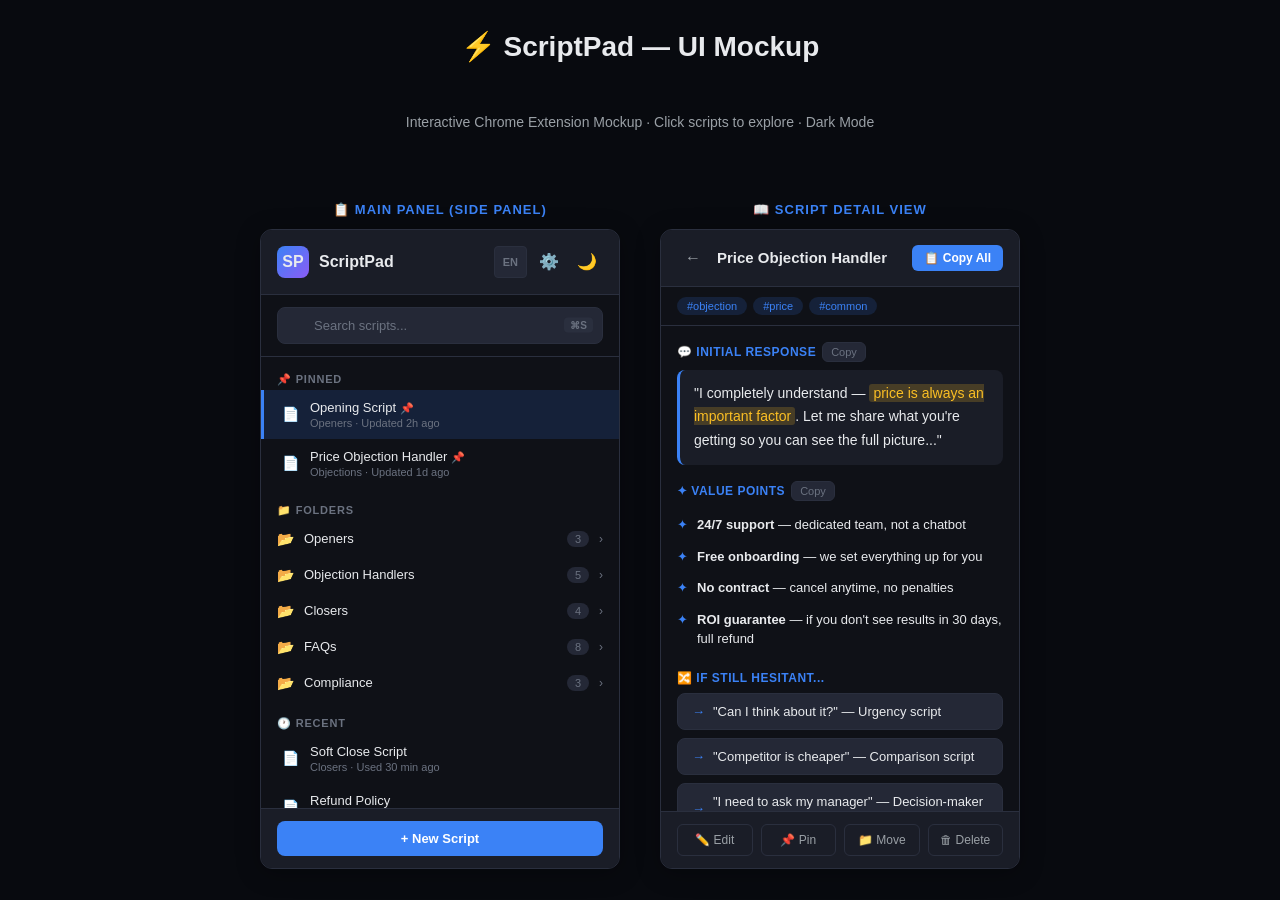
<file: mockup/index.html>
<!DOCTYPE html>
<html lang="en">
<head>
<meta charset="UTF-8">
<meta name="viewport" content="width=device-width, initial-scale=1.0">
<title>ScriptPad - UI Mockup</title>
<style>
  * { margin: 0; padding: 0; box-sizing: border-box; }
  @import url('https://fonts.googleapis.com/css2?family=Inter:wght@400;500;600;700&display=swap');

  :root {
    --bg-primary: #0f1117;
    --bg-secondary: #1a1d27;
    --bg-tertiary: #242836;
    --bg-hover: #2a2f3e;
    --bg-active: #323848;
    --text-primary: #e8eaed;
    --text-secondary: #9aa0a6;
    --text-muted: #6b7280;
    --accent: #3b82f6;
    --accent-hover: #2563eb;
    --accent-soft: rgba(59, 130, 246, 0.15);
    --border: #2a2f3e;
    --success: #34d399;
    --danger: #f87171;
    --warning: #fbbf24;
    --radius: 8px;
    --radius-sm: 6px;
    --shadow: 0 4px 24px rgba(0,0,0,0.3);
  }

  body {
    font-family: 'Inter', -apple-system, BlinkMacSystemFont, sans-serif;
    background: #080a0f;
    color: var(--text-primary);
    display: flex;
    justify-content: center;
    align-items: flex-start;
    min-height: 100vh;
    padding: 30px;
    gap: 40px;
    flex-wrap: wrap;
  }

  h1.page-title {
    width: 100%;
    text-align: center;
    font-size: 28px;
    font-weight: 700;
    margin-bottom: 10px;
    color: var(--text-primary);
  }
  .page-subtitle {
    width: 100%;
    text-align: center;
    color: var(--text-secondary);
    font-size: 14px;
    margin-bottom: 30px;
  }

  .mockup-label {
    text-align: center;
    font-size: 13px;
    font-weight: 600;
    color: var(--accent);
    text-transform: uppercase;
    letter-spacing: 1px;
    margin-bottom: 12px;
  }

  /* ===== SIDE PANEL MOCKUP ===== */
  .side-panel {
    width: 360px;
    height: 640px;
    background: var(--bg-primary);
    border-radius: 12px;
    border: 1px solid var(--border);
    display: flex;
    flex-direction: column;
    overflow: hidden;
    box-shadow: var(--shadow);
  }

  .panel-header {
    padding: 16px;
    border-bottom: 1px solid var(--border);
    display: flex;
    align-items: center;
    gap: 10px;
    background: var(--bg-secondary);
  }
  .logo {
    width: 32px;
    height: 32px;
    background: linear-gradient(135deg, #3b82f6, #8b5cf6);
    border-radius: 8px;
    display: flex;
    align-items: center;
    justify-content: center;
    font-size: 16px;
    font-weight: 700;
  }
  .panel-header h2 {
    font-size: 16px;
    font-weight: 700;
    flex: 1;
  }
  .header-actions {
    display: flex;
    gap: 6px;
  }
  .icon-btn {
    width: 32px;
    height: 32px;
    border-radius: var(--radius-sm);
    border: none;
    background: transparent;
    color: var(--text-secondary);
    cursor: pointer;
    display: flex;
    align-items: center;
    justify-content: center;
    font-size: 16px;
    transition: all 0.15s;
  }
  .icon-btn:hover {
    background: var(--bg-hover);
    color: var(--text-primary);
  }

  .search-bar {
    padding: 12px 16px;
    border-bottom: 1px solid var(--border);
  }
  .search-input {
    width: 100%;
    padding: 10px 12px 10px 36px;
    background: var(--bg-tertiary);
    border: 1px solid var(--border);
    border-radius: var(--radius);
    color: var(--text-primary);
    font-size: 13px;
    outline: none;
    transition: border-color 0.2s;
    position: relative;
  }
  .search-input:focus {
    border-color: var(--accent);
  }
  .search-input::placeholder {
    color: var(--text-muted);
  }
  .search-wrapper {
    position: relative;
  }
  .search-icon {
    position: absolute;
    left: 12px;
    top: 50%;
    transform: translateY(-50%);
    color: var(--text-muted);
    font-size: 14px;
    pointer-events: none;
  }
  .search-shortcut {
    position: absolute;
    right: 10px;
    top: 50%;
    transform: translateY(-50%);
    background: var(--bg-hover);
    color: var(--text-muted);
    font-size: 10px;
    padding: 2px 6px;
    border-radius: 4px;
    font-weight: 600;
  }

  .panel-content {
    flex: 1;
    overflow-y: auto;
    padding: 8px 0;
  }
  .panel-content::-webkit-scrollbar {
    width: 4px;
  }
  .panel-content::-webkit-scrollbar-thumb {
    background: var(--bg-tertiary);
    border-radius: 4px;
  }

  .section-label {
    padding: 8px 16px 4px;
    font-size: 11px;
    font-weight: 600;
    color: var(--text-muted);
    text-transform: uppercase;
    letter-spacing: 0.8px;
    display: flex;
    align-items: center;
    gap: 6px;
  }

  .script-item {
    padding: 10px 16px;
    display: flex;
    align-items: center;
    gap: 10px;
    cursor: pointer;
    transition: background 0.15s;
    border-left: 3px solid transparent;
  }
  .script-item:hover {
    background: var(--bg-hover);
  }
  .script-item.active {
    background: var(--accent-soft);
    border-left-color: var(--accent);
  }
  .script-icon {
    font-size: 14px;
    width: 20px;
    text-align: center;
    flex-shrink: 0;
  }
  .script-info {
    flex: 1;
    min-width: 0;
  }
  .script-title {
    font-size: 13px;
    font-weight: 500;
    white-space: nowrap;
    overflow: hidden;
    text-overflow: ellipsis;
  }
  .script-meta {
    font-size: 11px;
    color: var(--text-muted);
    margin-top: 2px;
  }
  .copy-btn {
    width: 28px;
    height: 28px;
    border-radius: var(--radius-sm);
    border: none;
    background: transparent;
    color: var(--text-muted);
    cursor: pointer;
    display: flex;
    align-items: center;
    justify-content: center;
    font-size: 13px;
    transition: all 0.15s;
    opacity: 0;
    flex-shrink: 0;
  }
  .script-item:hover .copy-btn {
    opacity: 1;
  }
  .copy-btn:hover {
    background: var(--accent);
    color: white;
  }

  .folder-item {
    padding: 10px 16px;
    display: flex;
    align-items: center;
    gap: 10px;
    cursor: pointer;
    transition: background 0.15s;
  }
  .folder-item:hover {
    background: var(--bg-hover);
  }
  .folder-icon {
    font-size: 14px;
  }
  .folder-name {
    font-size: 13px;
    font-weight: 500;
    flex: 1;
  }
  .folder-count {
    font-size: 11px;
    color: var(--text-muted);
    background: var(--bg-tertiary);
    padding: 2px 8px;
    border-radius: 10px;
  }
  .folder-arrow {
    color: var(--text-muted);
    font-size: 12px;
  }

  .panel-footer {
    padding: 12px 16px;
    border-top: 1px solid var(--border);
    background: var(--bg-secondary);
  }
  .add-btn {
    width: 100%;
    padding: 10px;
    background: var(--accent);
    color: white;
    border: none;
    border-radius: var(--radius);
    font-size: 13px;
    font-weight: 600;
    cursor: pointer;
    transition: background 0.15s;
    display: flex;
    align-items: center;
    justify-content: center;
    gap: 6px;
  }
  .add-btn:hover {
    background: var(--accent-hover);
  }

  /* ===== SCRIPT VIEW MOCKUP ===== */
  .script-view {
    width: 360px;
    height: 640px;
    background: var(--bg-primary);
    border-radius: 12px;
    border: 1px solid var(--border);
    display: flex;
    flex-direction: column;
    overflow: hidden;
    box-shadow: var(--shadow);
  }

  .script-view-header {
    padding: 12px 16px;
    border-bottom: 1px solid var(--border);
    background: var(--bg-secondary);
    display: flex;
    align-items: center;
    gap: 8px;
  }
  .back-btn {
    width: 32px;
    height: 32px;
    border-radius: var(--radius-sm);
    border: none;
    background: transparent;
    color: var(--text-secondary);
    cursor: pointer;
    display: flex;
    align-items: center;
    justify-content: center;
    font-size: 16px;
    transition: all 0.15s;
  }
  .back-btn:hover {
    background: var(--bg-hover);
    color: var(--text-primary);
  }
  .script-view-title {
    font-size: 15px;
    font-weight: 600;
    flex: 1;
  }
  .copy-all-btn {
    padding: 6px 12px;
    background: var(--accent);
    color: white;
    border: none;
    border-radius: var(--radius-sm);
    font-size: 12px;
    font-weight: 600;
    cursor: pointer;
    display: flex;
    align-items: center;
    gap: 4px;
    transition: background 0.15s;
  }
  .copy-all-btn:hover {
    background: var(--accent-hover);
  }

  .script-tags {
    padding: 10px 16px;
    display: flex;
    gap: 6px;
    flex-wrap: wrap;
    border-bottom: 1px solid var(--border);
  }
  .tag {
    padding: 3px 10px;
    background: var(--accent-soft);
    color: var(--accent);
    border-radius: 12px;
    font-size: 11px;
    font-weight: 500;
  }

  .script-body {
    flex: 1;
    overflow-y: auto;
    padding: 16px;
  }
  .script-body::-webkit-scrollbar {
    width: 4px;
  }
  .script-body::-webkit-scrollbar-thumb {
    background: var(--bg-tertiary);
    border-radius: 4px;
  }

  .script-section {
    margin-bottom: 16px;
  }
  .script-section-title {
    font-size: 12px;
    font-weight: 600;
    color: var(--accent);
    text-transform: uppercase;
    letter-spacing: 0.5px;
    margin-bottom: 8px;
    display: flex;
    align-items: center;
    gap: 6px;
  }
  .script-text {
    font-size: 14px;
    line-height: 1.7;
    color: var(--text-primary);
    background: var(--bg-secondary);
    padding: 12px 14px;
    border-radius: var(--radius);
    border-left: 3px solid var(--accent);
    position: relative;
  }
  .script-text .highlight {
    background: rgba(251, 191, 36, 0.2);
    color: var(--warning);
    padding: 1px 4px;
    border-radius: 3px;
    font-weight: 500;
  }

  .bullet-list {
    list-style: none;
    padding: 0;
  }
  .bullet-list li {
    padding: 6px 0 6px 20px;
    font-size: 13px;
    color: var(--text-primary);
    position: relative;
    line-height: 1.5;
  }
  .bullet-list li::before {
    content: "✦";
    position: absolute;
    left: 0;
    color: var(--accent);
  }

  .branch-options {
    display: flex;
    flex-direction: column;
    gap: 8px;
    margin-top: 8px;
  }
  .branch-btn {
    padding: 10px 14px;
    background: var(--bg-tertiary);
    border: 1px solid var(--border);
    border-radius: var(--radius);
    color: var(--text-primary);
    font-size: 13px;
    cursor: pointer;
    display: flex;
    align-items: center;
    gap: 8px;
    transition: all 0.15s;
    text-align: left;
  }
  .branch-btn:hover {
    border-color: var(--accent);
    background: var(--accent-soft);
  }
  .branch-arrow {
    color: var(--accent);
    font-weight: 600;
  }

  .section-copy-btn {
    float: right;
    padding: 3px 8px;
    background: var(--bg-tertiary);
    border: 1px solid var(--border);
    border-radius: var(--radius-sm);
    color: var(--text-muted);
    font-size: 11px;
    cursor: pointer;
    transition: all 0.15s;
  }
  .section-copy-btn:hover {
    background: var(--accent);
    color: white;
    border-color: var(--accent);
  }

  .script-view-footer {
    padding: 12px 16px;
    border-top: 1px solid var(--border);
    background: var(--bg-secondary);
    display: flex;
    gap: 8px;
  }
  .footer-btn {
    flex: 1;
    padding: 8px;
    border-radius: var(--radius-sm);
    border: 1px solid var(--border);
    background: transparent;
    color: var(--text-secondary);
    font-size: 12px;
    cursor: pointer;
    display: flex;
    align-items: center;
    justify-content: center;
    gap: 4px;
    transition: all 0.15s;
  }
  .footer-btn:hover {
    background: var(--bg-hover);
    color: var(--text-primary);
  }
  .footer-btn.danger:hover {
    color: var(--danger);
    border-color: var(--danger);
  }

  /* ===== INTERACTIVE STATE ===== */
  .view-container {
    display: flex;
    flex-direction: column;
    align-items: center;
  }

  .nav-tabs {
    display: flex;
    gap: 4px;
    background: var(--bg-secondary);
    padding: 4px;
    border-radius: var(--radius);
    margin-bottom: 16px;
  }
  .nav-tab {
    padding: 8px 16px;
    border: none;
    background: transparent;
    color: var(--text-muted);
    font-size: 12px;
    font-weight: 600;
    cursor: pointer;
    border-radius: var(--radius-sm);
    transition: all 0.15s;
  }
  .nav-tab.active {
    background: var(--accent);
    color: white;
  }
  .nav-tab:hover:not(.active) {
    color: var(--text-primary);
  }

  /* toast */
  .toast {
    position: fixed;
    bottom: 30px;
    left: 50%;
    transform: translateX(-50%) translateY(100px);
    background: var(--success);
    color: #000;
    padding: 10px 20px;
    border-radius: var(--radius);
    font-size: 13px;
    font-weight: 600;
    transition: transform 0.3s ease;
    z-index: 100;
  }
  .toast.show {
    transform: translateX(-50%) translateY(0);
  }

  /* Language badge */
  .lang-badge {
    font-size: 11px;
    padding: 2px 8px;
    background: var(--bg-tertiary);
    border-radius: 4px;
    color: var(--text-muted);
    font-weight: 600;
    cursor: pointer;
    border: 1px solid var(--border);
    transition: all 0.15s;
  }
  .lang-badge:hover {
    border-color: var(--accent);
    color: var(--accent);
  }

  /* Pin indicator */
  .pin { color: var(--warning); font-size: 11px; }

  /* Responsive */
  @media (max-width: 800px) {
    body { padding: 20px 10px; }
    .side-panel, .script-view { width: 100%; max-width: 400px; }
  }
</style>
</head>
<body>

<h1 class="page-title">⚡ ScriptPad — UI Mockup</h1>
<p class="page-subtitle">Interactive Chrome Extension Mockup &middot; Click scripts to explore &middot; Dark Mode</p>

<!-- ===== SIDE PANEL: MAIN VIEW ===== -->
<div class="view-container">
  <div class="mockup-label">📋 Main Panel (Side Panel)</div>
  <div class="side-panel" id="mainPanel">
    <!-- Header -->
    <div class="panel-header">
      <div class="logo">SP</div>
      <h2>ScriptPad</h2>
      <div class="header-actions">
        <button class="lang-badge" onclick="toggleLang()" id="langBtn">EN</button>
        <button class="icon-btn" title="Settings">⚙️</button>
        <button class="icon-btn" title="Theme" onclick="toggleTheme()">🌙</button>
      </div>
    </div>

    <!-- Search -->
    <div class="search-bar">
      <div class="search-wrapper">
        <span class="search-icon">🔍</span>
        <input type="text" class="search-input" placeholder="Search scripts..." id="searchInput" oninput="filterScripts()">
        <span class="search-shortcut">⌘S</span>
      </div>
    </div>

    <!-- Content -->
    <div class="panel-content" id="panelContent">
      <!-- Pinned -->
      <div class="section-label">📌 Pinned</div>
      <div class="script-item active" onclick="showScript('opening')">
        <span class="script-icon">📄</span>
        <div class="script-info">
          <div class="script-title">Opening Script <span class="pin">📌</span></div>
          <div class="script-meta">Openers &middot; Updated 2h ago</div>
        </div>
        <button class="copy-btn" onclick="event.stopPropagation(); copyToast()">📋</button>
      </div>
      <div class="script-item" onclick="showScript('price')">
        <span class="script-icon">📄</span>
        <div class="script-info">
          <div class="script-title">Price Objection Handler <span class="pin">📌</span></div>
          <div class="script-meta">Objections &middot; Updated 1d ago</div>
        </div>
        <button class="copy-btn" onclick="event.stopPropagation(); copyToast()">📋</button>
      </div>

      <!-- Folders -->
      <div class="section-label" style="margin-top: 8px;">📁 Folders</div>
      <div class="folder-item">
        <span class="folder-icon">📂</span>
        <span class="folder-name">Openers</span>
        <span class="folder-count">3</span>
        <span class="folder-arrow">›</span>
      </div>
      <div class="folder-item">
        <span class="folder-icon">📂</span>
        <span class="folder-name">Objection Handlers</span>
        <span class="folder-count">5</span>
        <span class="folder-arrow">›</span>
      </div>
      <div class="folder-item">
        <span class="folder-icon">📂</span>
        <span class="folder-name">Closers</span>
        <span class="folder-count">4</span>
        <span class="folder-arrow">›</span>
      </div>
      <div class="folder-item">
        <span class="folder-icon">📂</span>
        <span class="folder-name">FAQs</span>
        <span class="folder-count">8</span>
        <span class="folder-arrow">›</span>
      </div>
      <div class="folder-item">
        <span class="folder-icon">📂</span>
        <span class="folder-name">Compliance</span>
        <span class="folder-count">3</span>
        <span class="folder-arrow">›</span>
      </div>

      <!-- Recent -->
      <div class="section-label" style="margin-top: 8px;">🕐 Recent</div>
      <div class="script-item" onclick="showScript('closing')">
        <span class="script-icon">📄</span>
        <div class="script-info">
          <div class="script-title">Soft Close Script</div>
          <div class="script-meta">Closers &middot; Used 30 min ago</div>
        </div>
        <button class="copy-btn" onclick="event.stopPropagation(); copyToast()">📋</button>
      </div>
      <div class="script-item">
        <span class="script-icon">📄</span>
        <div class="script-info">
          <div class="script-title">Refund Policy</div>
          <div class="script-meta">FAQs &middot; Used 1h ago</div>
        </div>
        <button class="copy-btn" onclick="event.stopPropagation(); copyToast()">📋</button>
      </div>
      <div class="script-item">
        <span class="script-icon">📄</span>
        <div class="script-info">
          <div class="script-title">Compliance Disclosure</div>
          <div class="script-meta">Compliance &middot; Used 2h ago</div>
        </div>
        <button class="copy-btn" onclick="event.stopPropagation(); copyToast()">📋</button>
      </div>
    </div>

    <!-- Footer -->
    <div class="panel-footer">
      <button class="add-btn">+ New Script</button>
    </div>
  </div>
</div>

<!-- ===== SCRIPT VIEW ===== -->
<div class="view-container">
  <div class="mockup-label">📖 Script Detail View</div>
  <div class="script-view">
    <!-- Header -->
    <div class="script-view-header">
      <button class="back-btn">←</button>
      <span class="script-view-title">Price Objection Handler</span>
      <button class="copy-all-btn" onclick="copyToast()">📋 Copy All</button>
    </div>

    <!-- Tags -->
    <div class="script-tags">
      <span class="tag">#objection</span>
      <span class="tag">#price</span>
      <span class="tag">#common</span>
    </div>

    <!-- Body -->
    <div class="script-body">
      <!-- Section 1 -->
      <div class="script-section">
        <div class="script-section-title">
          💬 Initial Response
          <button class="section-copy-btn" onclick="copyToast()">Copy</button>
        </div>
        <div class="script-text">
          "I completely understand — <span class="highlight">price is always an important factor</span>. Let me share what you're getting so you can see the full picture..."
        </div>
      </div>

      <!-- Section 2 -->
      <div class="script-section">
        <div class="script-section-title">
          ✦ Value Points
          <button class="section-copy-btn" onclick="copyToast()">Copy</button>
        </div>
        <ul class="bullet-list">
          <li><strong>24/7 support</strong> — dedicated team, not a chatbot</li>
          <li><strong>Free onboarding</strong> — we set everything up for you</li>
          <li><strong>No contract</strong> — cancel anytime, no penalties</li>
          <li><strong>ROI guarantee</strong> — if you don't see results in 30 days, full refund</li>
        </ul>
      </div>

      <!-- Section 3: Branching -->
      <div class="script-section">
        <div class="script-section-title">
          🔀 If still hesitant...
        </div>
        <div class="branch-options">
          <button class="branch-btn">
            <span class="branch-arrow">→</span>
            "Can I think about it?" — Urgency script
          </button>
          <button class="branch-btn">
            <span class="branch-arrow">→</span>
            "Competitor is cheaper" — Comparison script
          </button>
          <button class="branch-btn">
            <span class="branch-arrow">→</span>
            "I need to ask my manager" — Decision-maker script
          </button>
          <button class="branch-btn">
            <span class="branch-arrow">→</span>
            Open to payment plan — Offer flexible pricing
          </button>
        </div>
      </div>

      <!-- Section 4 -->
      <div class="script-section">
        <div class="script-section-title">
          🎯 Closing Transition
          <button class="section-copy-btn" onclick="copyToast()">Copy</button>
        </div>
        <div class="script-text">
          "Based on what you've shared, I think the <span class="highlight">[Plan Name]</span> would be the perfect fit. Would you like me to get you started today?"
        </div>
      </div>
    </div>

    <!-- Footer -->
    <div class="script-view-footer">
      <button class="footer-btn">✏️ Edit</button>
      <button class="footer-btn">📌 Pin</button>
      <button class="footer-btn">📁 Move</button>
      <button class="footer-btn danger">🗑 Delete</button>
    </div>
  </div>
</div>

<!-- Toast -->
<div class="toast" id="toast">✓ Copied to clipboard!</div>

<script>
  function copyToast() {
    const toast = document.getElementById('toast');
    toast.classList.add('show');
    setTimeout(() => toast.classList.remove('show'), 1500);
  }

  function toggleLang() {
    const btn = document.getElementById('langBtn');
    btn.textContent = btn.textContent === 'EN' ? 'ES' : 'EN';
  }

  function filterScripts() {
    const query = document.getElementById('searchInput').value.toLowerCase();
    const items = document.querySelectorAll('#panelContent .script-item, #panelContent .folder-item');
    const sections = document.querySelectorAll('#panelContent .section-label');

    if (!query) {
      items.forEach(item => item.style.display = 'flex');
      sections.forEach(s => s.style.display = 'flex');
      return;
    }

    sections.forEach(s => s.style.display = 'none');
    items.forEach(item => {
      const text = item.textContent.toLowerCase();
      item.style.display = text.includes(query) ? 'flex' : 'none';
    });
  }

  function showScript(name) {
    copyToast();
  }
</script>

</body>
</html>
</file>
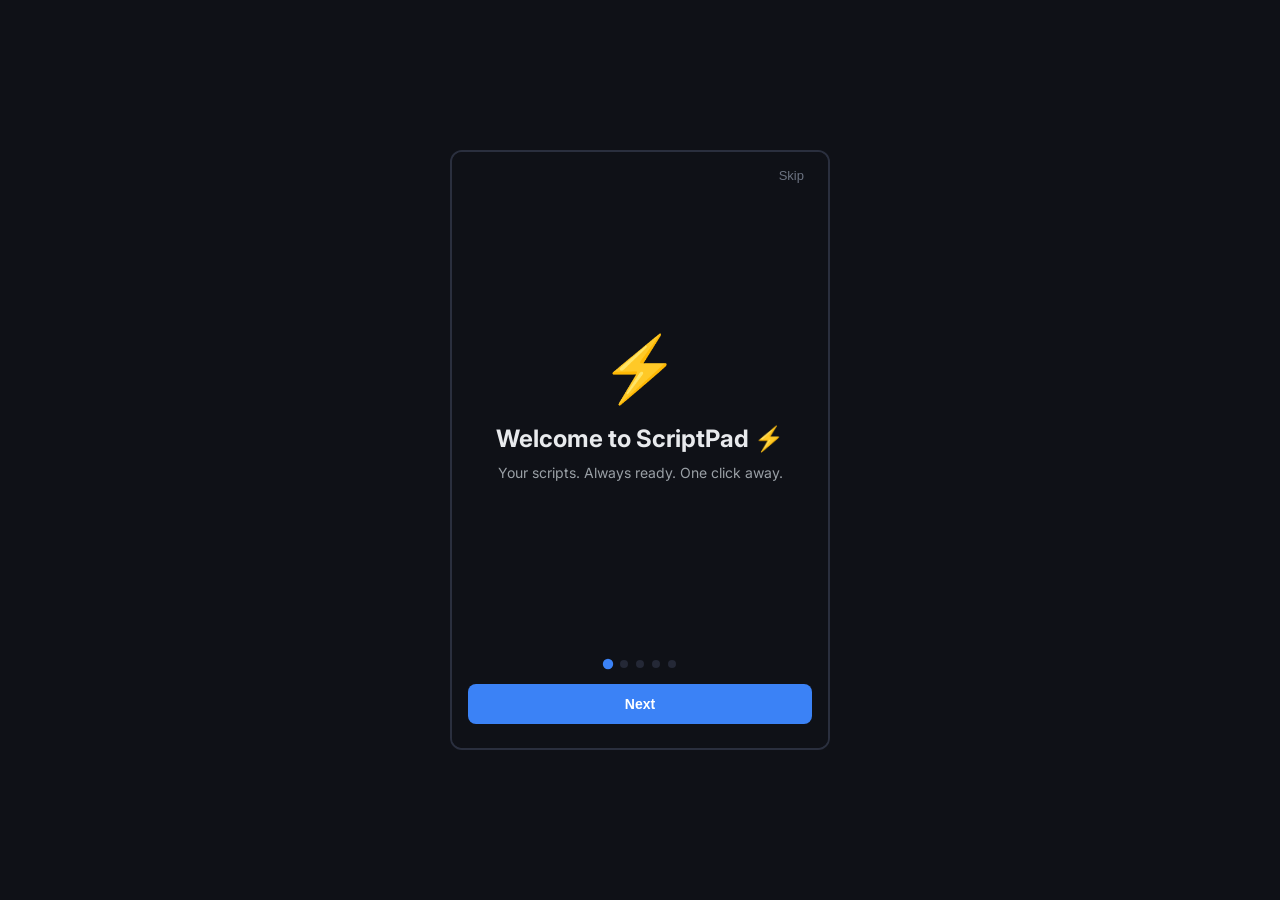
<file: preview/index.html>
<!DOCTYPE html>
<html lang="en">
<head>
  <meta charset="UTF-8">
  <meta name="viewport" content="width=device-width, initial-scale=1.0">
  <title>ScriptPad — Onboarding Preview</title>
  <link href="https://fonts.googleapis.com/css2?family=Inter:wght@400;500;600;700&display=swap" rel="stylesheet">
  <style>
    /* Minimal reset + theme vars from ScriptPad */
    * { margin: 0; padding: 0; box-sizing: border-box; }
    :root {
      --bg-primary: #0f1117;
      --bg-secondary: #1a1d27;
      --bg-tertiary: #242836;
      --bg-hover: #2a2f3e;
      --text-primary: #e8eaed;
      --text-secondary: #9aa0a6;
      --text-muted: #6b7280;
      --accent: #3b82f6;
      --accent-hover: #2563eb;
      --border: #2a2f3e;
      --radius: 8px;
      --radius-sm: 6px;
    }
    html, body { width: 100%; height: 100%; overflow: hidden; }
    body {
      font-family: 'Inter', -apple-system, BlinkMacSystemFont, sans-serif;
      background: var(--bg-primary);
      color: var(--text-primary);
      display: flex;
      align-items: center;
      justify-content: center;
    }
    /* Simulate side panel width */
    .phone-frame {
      width: 380px;
      height: 600px;
      border: 2px solid var(--border);
      border-radius: 12px;
      overflow: hidden;
      position: relative;
      background: var(--bg-primary);
    }

    /* ===== ONBOARDING ===== */
    .onboarding-overlay {
      position: absolute;
      inset: 0;
      z-index: 9999;
      background: var(--bg-primary);
      display: flex;
      align-items: center;
      justify-content: center;
      opacity: 1;
      transition: opacity 0.4s ease;
    }
    .onboarding-overlay.hidden { opacity: 0; pointer-events: none; }
    .onboarding-container {
      width: 100%; height: 100%;
      display: flex; flex-direction: column;
      padding: 16px; position: relative;
    }
    .onboarding-skip {
      position: absolute; top: 12px; right: 16px;
      background: none; border: none; color: var(--text-muted);
      font-size: 13px; cursor: pointer; padding: 4px 8px;
      border-radius: var(--radius-sm); transition: color 0.2s; z-index: 2;
    }
    .onboarding-skip:hover { color: var(--text-primary); }
    .onboarding-slides {
      flex: 1; display: flex; align-items: center; justify-content: center;
      position: relative; overflow: hidden;
    }
    .onboarding-slide {
      position: absolute; inset: 0;
      display: flex; align-items: center; justify-content: center;
      opacity: 0; transform: translateX(30px);
      transition: opacity 0.35s ease, transform 0.35s ease;
      pointer-events: none;
    }
    .onboarding-slide.active { opacity: 1; transform: translateX(0); pointer-events: auto; }
    .onboarding-slide.exit-left { opacity: 0; transform: translateX(-30px); }
    .onboarding-hero { text-align: center; padding: 20px; }
    .onboarding-logo {
      font-size: 64px; margin-bottom: 16px;
      animation: onb-pulse 2s ease-in-out infinite;
    }
    @keyframes onb-pulse { 0%, 100% { transform: scale(1); } 50% { transform: scale(1.1); } }
    .onboarding-title {
      font-size: 24px; font-weight: 700; color: var(--text-primary);
      margin-bottom: 8px; line-height: 1.3;
    }
    .onboarding-subtitle { font-size: 14px; color: var(--text-secondary); line-height: 1.5; }
    .onboarding-feature { text-align: center; padding: 20px; max-width: 300px; }
    .onboarding-feature-icon {
      font-size: 56px; margin-bottom: 20px; display: inline-block;
      animation: onb-bounce 0.5s ease;
    }
    @keyframes onb-bounce {
      0% { transform: scale(0.3); opacity: 0; }
      60% { transform: scale(1.1); }
      100% { transform: scale(1); opacity: 1; }
    }
    .onboarding-feature-title {
      font-size: 20px; font-weight: 600; color: var(--text-primary); margin-bottom: 10px;
    }
    .onboarding-feature-desc { font-size: 14px; color: var(--text-secondary); line-height: 1.6; }
    .onboarding-nav {
      display: flex; flex-direction: column; align-items: center;
      gap: 16px; padding: 16px 0 8px;
    }
    .onboarding-dots { display: flex; gap: 8px; }
    .onboarding-dot {
      width: 8px; height: 8px; border-radius: 50%; background: var(--bg-tertiary);
      transition: background 0.3s, transform 0.3s; cursor: pointer;
    }
    .onboarding-dot.active { background: var(--accent); transform: scale(1.3); }
    .onboarding-buttons { display: flex; gap: 10px; width: 100%; }
    .onboarding-btn {
      flex: 1; padding: 12px 20px; border-radius: var(--radius);
      font-size: 14px; font-weight: 600; border: none; cursor: pointer;
      transition: background 0.2s, transform 0.1s;
    }
    .onboarding-btn:active { transform: scale(0.97); }
    .onboarding-btn.primary { background: var(--accent); color: #fff; }
    .onboarding-btn.primary:hover { background: var(--accent-hover); }
    .onboarding-btn.secondary { background: var(--bg-tertiary); color: var(--text-primary); }
    .onboarding-btn.secondary:hover { background: var(--bg-hover); }

    /* Done screen */
    .done-screen {
      display: none; position: absolute; inset: 0;
      background: var(--bg-primary);
      align-items: center; justify-content: center; text-align: center;
      flex-direction: column; gap: 8px;
    }
    .done-screen.show { display: flex; }
    .done-screen .done-icon { font-size: 48px; margin-bottom: 8px; }
    .done-screen h2 { color: var(--text-primary); font-size: 20px; }
    .done-screen p { color: var(--text-secondary); font-size: 14px; }
    .done-screen .restart-btn {
      margin-top: 16px; padding: 8px 16px; background: var(--bg-tertiary);
      color: var(--text-primary); border: none; border-radius: var(--radius-sm);
      cursor: pointer; font-size: 13px;
    }
  </style>
</head>
<body>
  <div class="phone-frame">
    <div class="onboarding-overlay" id="onboardingOverlay">
      <div class="onboarding-container">
        <button class="onboarding-skip" id="onboardingSkip">Skip</button>
        <div class="onboarding-slides" id="onboardingSlides">
          <div class="onboarding-slide active" data-slide="0">
            <div class="onboarding-hero">
              <div class="onboarding-logo">⚡</div>
              <h1 class="onboarding-title">Welcome to ScriptPad ⚡</h1>
              <p class="onboarding-subtitle">Your scripts. Always ready. One click away.</p>
            </div>
          </div>
          <div class="onboarding-slide" data-slide="1">
            <div class="onboarding-feature">
              <div class="onboarding-feature-icon">📁</div>
              <h2 class="onboarding-feature-title">Organize Your Scripts</h2>
              <p class="onboarding-feature-desc">Create folders, tag your scripts, and find anything instantly with fuzzy search.</p>
            </div>
          </div>
          <div class="onboarding-slide" data-slide="2">
            <div class="onboarding-feature">
              <div class="onboarding-feature-icon">📋</div>
              <h2 class="onboarding-feature-title">Copy in One Click</h2>
              <p class="onboarding-feature-desc">Click any script to open it, then copy to clipboard instantly — right in the middle of a call.</p>
            </div>
          </div>
          <div class="onboarding-slide" data-slide="3">
            <div class="onboarding-feature">
              <div class="onboarding-feature-icon">⌨️</div>
              <h2 class="onboarding-feature-title">Keyboard-First Speed</h2>
              <p class="onboarding-feature-desc">Press / to search, arrow keys to navigate, Enter to open. Never leave the keyboard.</p>
            </div>
          </div>
          <div class="onboarding-slide" data-slide="4">
            <div class="onboarding-feature">
              <div class="onboarding-feature-icon">🌙</div>
              <h2 class="onboarding-feature-title">Dark Mode & Bilingual</h2>
              <p class="onboarding-feature-desc">Easy on the eyes with dark mode. Switch between English and Español anytime.</p>
            </div>
          </div>
        </div>
        <div class="onboarding-nav">
          <div class="onboarding-dots" id="onboardingDots">
            <span class="onboarding-dot active" data-dot="0"></span>
            <span class="onboarding-dot" data-dot="1"></span>
            <span class="onboarding-dot" data-dot="2"></span>
            <span class="onboarding-dot" data-dot="3"></span>
            <span class="onboarding-dot" data-dot="4"></span>
          </div>
          <div class="onboarding-buttons">
            <button class="onboarding-btn secondary" id="onboardingBack" style="display:none">Back</button>
            <button class="onboarding-btn primary" id="onboardingNext">Next</button>
          </div>
        </div>
      </div>
    </div>

    <div class="done-screen" id="doneScreen">
      <div class="done-icon">🎉</div>
      <h2>Onboarding Complete!</h2>
      <p>In the real extension, you'd see your scripts now.</p>
      <button class="restart-btn" onclick="location.reload()">Replay Onboarding</button>
    </div>
  </div>

  <script>
    const $ = (sel) => document.querySelector(sel);
    const $$ = (sel) => document.querySelectorAll(sel);

    const slides = $$('.onboarding-slide');
    const dots = $$('.onboarding-dot');
    const nextBtn = $('#onboardingNext');
    const backBtn = $('#onboardingBack');
    const skipBtn = $('#onboardingSkip');
    const overlay = $('#onboardingOverlay');
    let current = 0;
    const total = slides.length;

    function goTo(index) {
      slides[current].classList.remove('active');
      slides[current].classList.add('exit-left');
      dots[current].classList.remove('active');
      const prev = current;
      setTimeout(() => slides[prev].classList.remove('exit-left'), 350);

      current = index;
      slides[current].classList.add('active');
      dots[current].classList.add('active');
      updateNav();
    }

    function updateNav() {
      backBtn.style.display = current === 0 ? 'none' : 'block';
      nextBtn.textContent = current === total - 1 ? 'Get Started!' : 'Next';
    }

    function complete() {
      overlay.classList.add('hidden');
      setTimeout(() => {
        overlay.style.display = 'none';
        $('#doneScreen').classList.add('show');
      }, 400);
    }

    nextBtn.addEventListener('click', () => {
      if (current < total - 1) goTo(current + 1);
      else complete();
    });
    backBtn.addEventListener('click', () => { if (current > 0) goTo(current - 1); });
    skipBtn.addEventListener('click', complete);
    dots.forEach((dot, i) => dot.addEventListener('click', () => goTo(i)));

    // Keyboard nav
    document.addEventListener('keydown', (e) => {
      if (e.key === 'ArrowRight' || e.key === 'Enter') {
        if (current < total - 1) goTo(current + 1); else complete();
      } else if (e.key === 'ArrowLeft') {
        if (current > 0) goTo(current - 1);
      } else if (e.key === 'Escape') {
        complete();
      }
    });
  </script>
</body>
</html>
</file>
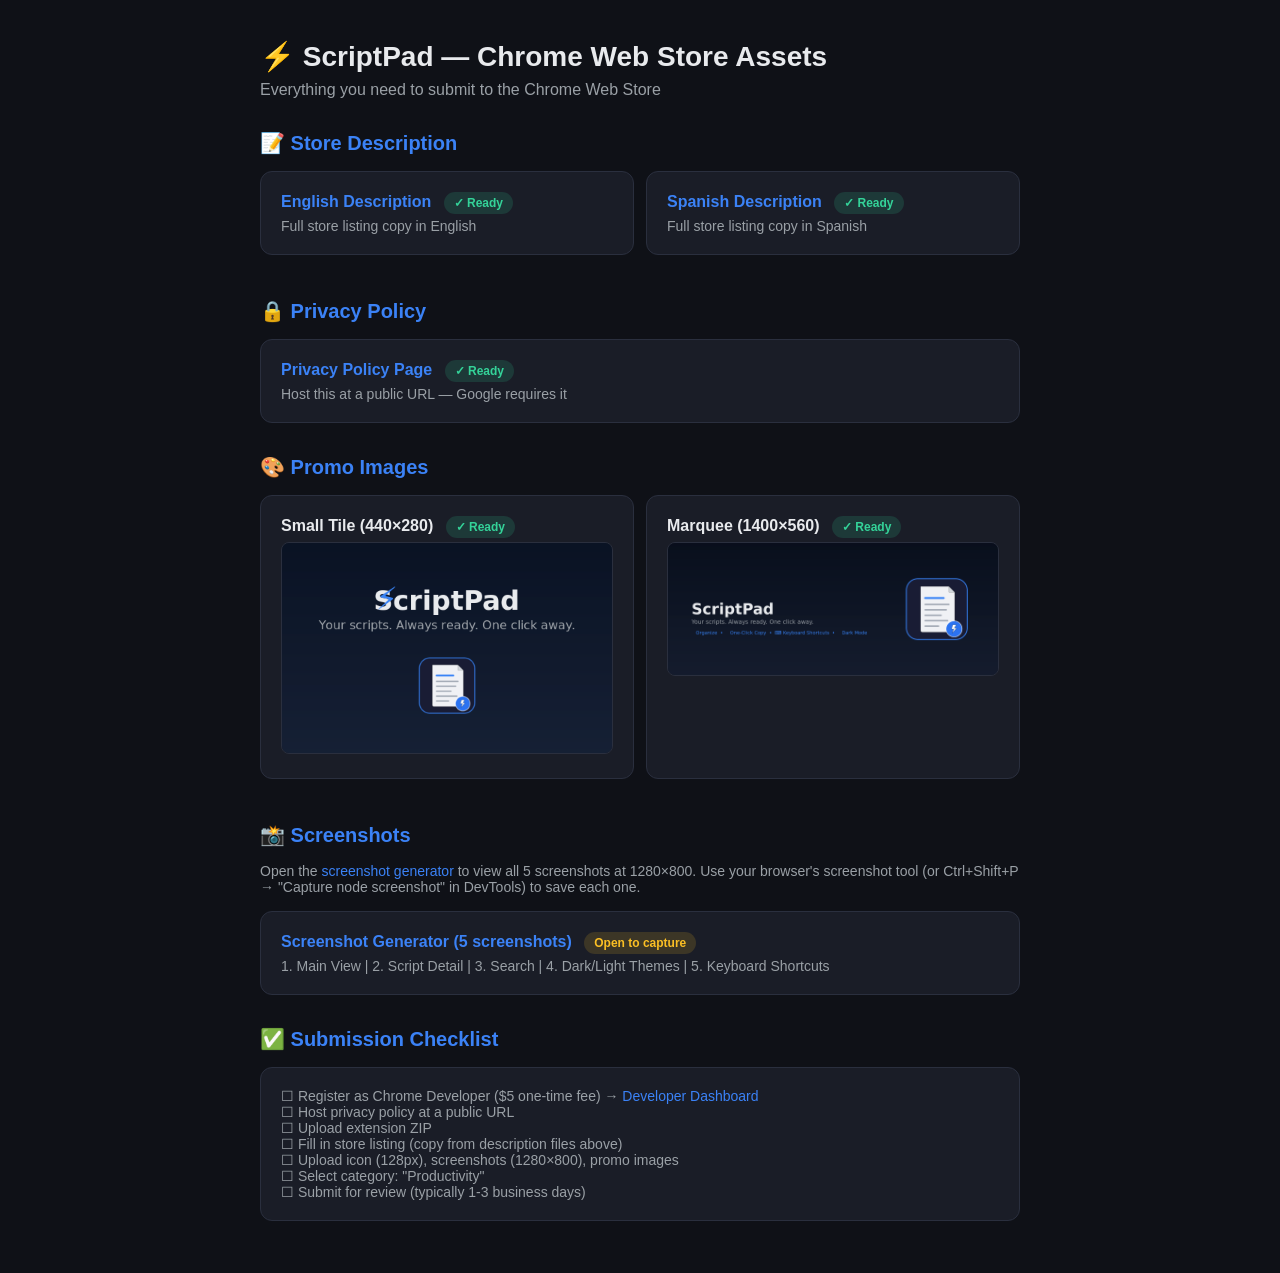
<file: store-listing/index.html>
<!DOCTYPE html>
<html lang="en">
<head>
  <meta charset="UTF-8">
  <meta name="viewport" content="width=device-width, initial-scale=1.0">
  <title>ScriptPad — Store Listing Assets</title>
  <style>
    * { margin: 0; padding: 0; box-sizing: border-box; }
    body {
      font-family: -apple-system, BlinkMacSystemFont, 'Segoe UI', Roboto, sans-serif;
      background: #0f1117; color: #e8eaed;
      max-width: 800px; margin: 0 auto; padding: 40px 20px;
    }
    h1 { font-size: 28px; margin-bottom: 8px; }
    h2 { font-size: 20px; margin-top: 32px; margin-bottom: 16px; color: #3b82f6; }
    .subtitle { color: #9aa0a6; margin-bottom: 32px; }
    a { color: #3b82f6; text-decoration: none; }
    a:hover { text-decoration: underline; }
    .card {
      background: #1a1d27; border-radius: 12px; padding: 20px;
      margin-bottom: 12px; border: 1px solid #2a2f3e;
    }
    .card h3 { font-size: 16px; margin-bottom: 4px; }
    .card p { color: #9aa0a6; font-size: 14px; }
    .grid { display: grid; grid-template-columns: 1fr 1fr; gap: 12px; }
    img { max-width: 100%; border-radius: 8px; border: 1px solid #2a2f3e; }
    .badge {
      display: inline-block; padding: 4px 10px; border-radius: 12px;
      font-size: 12px; font-weight: 600; margin-left: 8px;
    }
    .badge.ready { background: rgba(52,211,153,0.15); color: #34d399; }
    .badge.manual { background: rgba(251,191,36,0.15); color: #fbbf24; }
  </style>
</head>
<body>
  <h1>⚡ ScriptPad — Chrome Web Store Assets</h1>
  <p class="subtitle">Everything you need to submit to the Chrome Web Store</p>

  <h2>📝 Store Description</h2>
  <div class="grid">
    <a href="./description-en.md" class="card">
      <h3>English Description <span class="badge ready">✓ Ready</span></h3>
      <p>Full store listing copy in English</p>
    </a>
    <a href="./description-es.md" class="card">
      <h3>Spanish Description <span class="badge ready">✓ Ready</span></h3>
      <p>Full store listing copy in Spanish</p>
    </a>
  </div>

  <h2>🔒 Privacy Policy</h2>
  <div class="card">
    <a href="./privacy-policy.html">
      <h3>Privacy Policy Page <span class="badge ready">✓ Ready</span></h3>
      <p>Host this at a public URL — Google requires it</p>
    </a>
  </div>

  <h2>🎨 Promo Images</h2>
  <div class="grid">
    <div class="card">
      <h3>Small Tile (440×280) <span class="badge ready">✓ Ready</span></h3>
      <img src="./images/promo-small-440x280.png" alt="Small promo tile">
    </div>
    <div class="card">
      <h3>Marquee (1400×560) <span class="badge ready">✓ Ready</span></h3>
      <img src="./images/promo-marquee-1400x560.png" alt="Marquee promo">
    </div>
  </div>

  <h2>📸 Screenshots</h2>
  <p style="color: #9aa0a6; margin-bottom: 16px; font-size: 14px;">
    Open the <a href="./screenshots/screenshot-generator.html">screenshot generator</a> to view all 5 screenshots at 1280×800. 
    Use your browser's screenshot tool (or Ctrl+Shift+P → "Capture node screenshot" in DevTools) to save each one.
  </p>
  <div class="card">
    <a href="./screenshots/screenshot-generator.html">
      <h3>Screenshot Generator (5 screenshots) <span class="badge manual">Open to capture</span></h3>
      <p>1. Main View  |  2. Script Detail  |  3. Search  |  4. Dark/Light Themes  |  5. Keyboard Shortcuts</p>
    </a>
  </div>

  <h2>✅ Submission Checklist</h2>
  <div class="card">
    <p>☐ Register as Chrome Developer ($5 one-time fee) → <a href="https://chrome.google.com/webstore/devconsole" target="_blank">Developer Dashboard</a></p>
    <p>☐ Host privacy policy at a public URL</p>
    <p>☐ Upload extension ZIP</p>
    <p>☐ Fill in store listing (copy from description files above)</p>
    <p>☐ Upload icon (128px), screenshots (1280×800), promo images</p>
    <p>☐ Select category: "Productivity"</p>
    <p>☐ Submit for review (typically 1-3 business days)</p>
  </div>
</body>
</html>
</file>
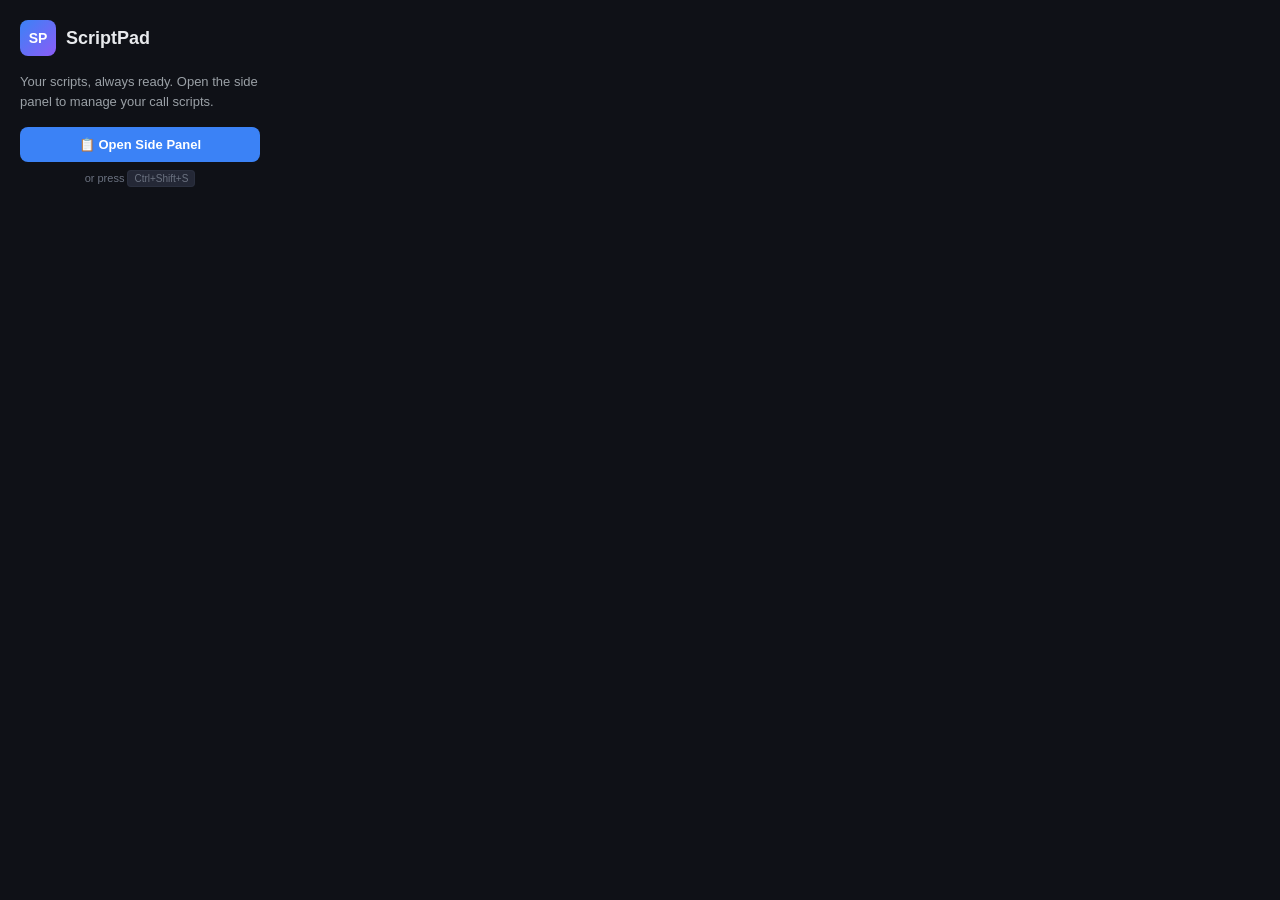
<file: extension/popup/index.html>
<!DOCTYPE html>
<html lang="en">
<head>
  <meta charset="UTF-8">
  <title>ScriptPad</title>
  <style>
    * { margin: 0; padding: 0; box-sizing: border-box; }
    body {
      font-family: 'Inter', -apple-system, BlinkMacSystemFont, sans-serif;
      width: 280px;
      background: #0f1117;
      color: #e8eaed;
      padding: 20px;
    }
    .popup-header {
      display: flex;
      align-items: center;
      gap: 10px;
      margin-bottom: 16px;
    }
    .logo {
      width: 36px;
      height: 36px;
      background: linear-gradient(135deg, #3b82f6, #8b5cf6);
      border-radius: 8px;
      display: flex;
      align-items: center;
      justify-content: center;
      font-size: 14px;
      font-weight: 700;
      color: #fff;
    }
    .popup-header h1 {
      font-size: 18px;
      font-weight: 700;
    }
    .popup-text {
      font-size: 13px;
      color: #9aa0a6;
      line-height: 1.5;
      margin-bottom: 16px;
    }
    .open-panel-btn {
      width: 100%;
      padding: 10px;
      background: #3b82f6;
      color: white;
      border: none;
      border-radius: 8px;
      font-size: 13px;
      font-weight: 600;
      cursor: pointer;
      transition: background 0.15s;
      font-family: inherit;
    }
    .open-panel-btn:hover {
      background: #2563eb;
    }
    .shortcut-hint {
      text-align: center;
      margin-top: 10px;
      font-size: 11px;
      color: #6b7280;
    }
    .shortcut-hint kbd {
      background: #242836;
      border: 1px solid #2a2f3e;
      padding: 2px 6px;
      border-radius: 4px;
      font-family: inherit;
      font-size: 10px;
    }
  </style>
</head>
<body>
  <div class="popup-header">
    <div class="logo">SP</div>
    <h1>ScriptPad</h1>
  </div>
  <p class="popup-text">Your scripts, always ready. Open the side panel to manage your call scripts.</p>
  <button class="open-panel-btn" id="openPanelBtn">📋 Open Side Panel</button>
  <p class="shortcut-hint">or press <kbd>Ctrl+Shift+S</kbd></p>
  <script src="popup.js"></script>
</body>
</html>
</file>
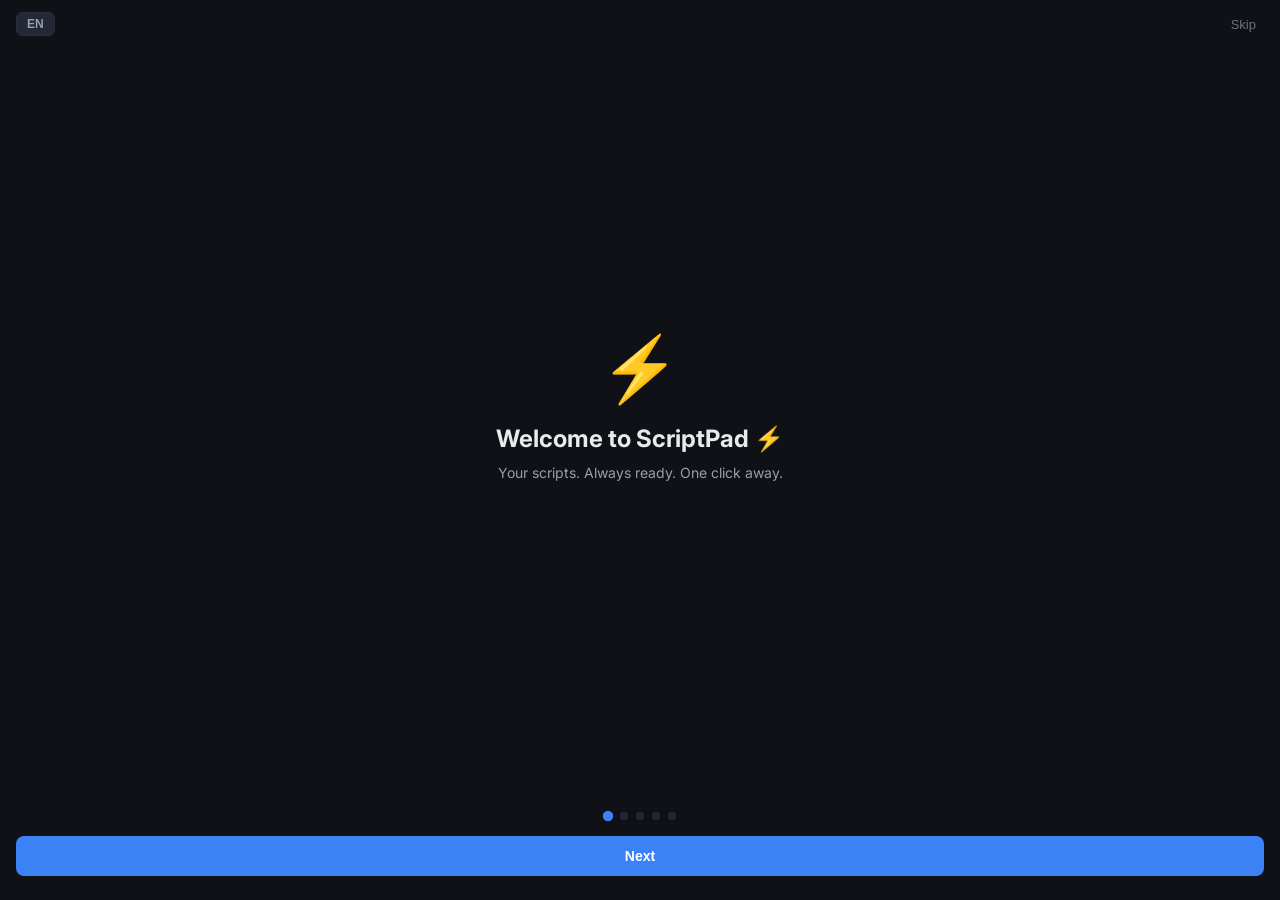
<file: extension/sidepanel/index.html>
<!DOCTYPE html>
<html lang="en">
<head>
  <meta charset="UTF-8">
  <meta name="viewport" content="width=device-width, initial-scale=1.0">
  <title>ScriptPad</title>
  <link rel="stylesheet" href="styles.css">
  <link href="https://fonts.googleapis.com/css2?family=Inter:wght@400;500;600;700&display=swap" rel="stylesheet">
</head>
<body>
  <div id="app">
    <!-- MAIN VIEW -->
    <div id="mainView" class="view active">
      <header class="panel-header">
        <div class="logo">SP</div>
        <h2 class="app-title">ScriptPad</h2>
        <div class="header-actions">
          <button class="lang-badge" id="langBtn" title="Toggle language"></button>
          <button class="icon-btn" id="settingsBtn" title="Settings">⚙️</button>
          <button class="icon-btn" id="themeBtn" title="Toggle theme">🌙</button>
        </div>
      </header>

      <div class="search-bar">
        <div class="search-wrapper">
          <span class="search-icon">🔍</span>
          <input type="text" class="search-input" id="searchInput" placeholder="Search scripts...">
          <span class="search-shortcut">⌘S</span>
        </div>
      </div>

      <!-- Tab Bar -->
      <div class="tab-bar" id="tabBar">
        <button class="tab-btn active" id="scriptsTab" data-tab="scripts">📄 <span data-i18n="scriptsTab">Scripts</span></button>
        <button class="tab-btn" id="notesTab" data-tab="notes">📝 <span data-i18n="notesTab">Notes</span></button>
        <button class="tab-btn" id="kbTab" data-tab="kb">📚 <span data-i18n="kbTab">KB</span></button>
      </div>

      <!-- Scripts content -->
      <div class="panel-content" id="panelContent">
        <!-- Dynamic content rendered by JS -->
      </div>

      <!-- Notes content -->
      <div class="panel-content" id="notesContent" style="display:none">
        <!-- Notes count -->
        <div class="notes-count-bar" id="notesCountBar"></div>
        <!-- Upgrade banner -->
        <div class="notes-limit-banner" id="notesLimitBanner" style="display:none">
          <span class="notes-limit-icon">🔒</span>
          <div class="notes-limit-text">
            <strong id="notesLimitTitle">Note limit reached</strong>
            <span id="notesLimitHint">Upgrade to Pro for unlimited notes</span>
          </div>
        </div>
        <!-- Quick add -->
        <div class="quick-note-area" id="quickNoteArea">
          <textarea class="quick-note-input" id="quickNoteInput" placeholder="Quick note..." rows="2"></textarea>
          <button class="quick-note-save" id="quickNoteSave">💾</button>
        </div>
        <!-- Notes list -->
        <div id="notesList"></div>
      </div>

      <!-- Scripts footer -->
      <div class="panel-footer" id="scriptsFooter">
        <button class="add-btn" id="newScriptBtn">+ New Script</button>
        <button class="add-btn add-btn-secondary" id="newFolderBtnMain">📁 <span data-i18n="newFolder">New Folder</span></button>
      </div>

      <!-- Notes footer -->
      <div class="panel-footer" id="notesFooter" style="display:none">
        <button class="add-btn" id="newNoteBtnFooter">📝 <span data-i18n="newNote">+ New Note</span></button>
      </div>

      <!-- KB content -->
      <div class="panel-content" id="kbContent" style="display:none">
        <!-- KB count -->
        <div class="notes-count-bar" id="kbCountBar"></div>
        <!-- KB limit banner -->
        <div class="notes-limit-banner" id="kbLimitBanner" style="display:none">
          <span class="notes-limit-icon">🔒</span>
          <div class="notes-limit-text">
            <strong id="kbLimitTitle">KB limit reached</strong>
            <span id="kbLimitHint">Upgrade to Pro for unlimited entries</span>
          </div>
        </div>
        <!-- Category filter chips -->
        <div class="kb-filter-chips" id="kbFilterChips">
          <button class="kb-chip active" data-category="all">All</button>
          <button class="kb-chip" data-category="products">Products</button>
          <button class="kb-chip" data-category="bundles">Bundles</button>
          <button class="kb-chip" data-category="retention">Retention</button>
          <button class="kb-chip" data-category="objections">Objections</button>
          <button class="kb-chip" data-category="custom">Custom</button>
        </div>
        <!-- KB list -->
        <div id="kbList"></div>
      </div>

      <!-- KB footer -->
      <div class="panel-footer" id="kbFooter" style="display:none">
        <button class="add-btn" id="newKBEntryBtn">📚 <span data-i18n="newKBEntry">+ New Entry</span></button>
      </div>
    </div>

    <!-- SCRIPT DETAIL VIEW (standard) -->
    <div id="scriptView" class="view">
      <header class="script-view-header">
        <button class="back-btn" id="backBtn">←</button>
        <h2 class="script-view-title" id="scriptViewTitle"></h2>
        <button class="copy-all-btn" id="copyAllBtn">📋 Copy All</button>
      </header>

      <div class="script-tags" id="scriptViewTags"></div>

      <div class="script-body" id="scriptViewBody"></div>

      <div class="script-view-footer">
        <button class="footer-btn" id="editScriptBtn">✏️ <span data-i18n="edit">Edit</span></button>
        <button class="footer-btn" id="pinScriptBtn">📌 <span data-i18n="pin">Pin</span></button>
        <button class="footer-btn danger" id="deleteScriptBtn">🗑️ <span data-i18n="delete">Delete</span></button>
      </div>
    </div>

    <!-- BRANCHING SCRIPT VIEWER -->
    <div id="branchingView" class="view">
      <header class="script-view-header">
        <button class="back-btn" id="branchingBackBtn">←</button>
        <h2 class="script-view-title" id="branchingViewTitle"></h2>
        <button class="copy-all-btn" id="branchingCopyBtn">📋 <span data-i18n="copy">Copy</span></button>
      </header>

      <div class="script-tags" id="branchingViewTags"></div>

      <!-- Breadcrumb trail -->
      <div class="branching-breadcrumb" id="branchingBreadcrumb"></div>

      <!-- Node content area -->
      <div class="branching-node-content" id="branchingNodeContent">
        <div class="branching-node-label" id="branchingNodeLabel"></div>
        <div class="branching-node-body" id="branchingNodeBody"></div>
      </div>

      <!-- Choice buttons -->
      <div class="branching-choices" id="branchingChoices"></div>

      <!-- Navigation -->
      <div class="branching-nav" id="branchingNav">
        <button class="branching-nav-btn" id="branchingGoBack">← <span data-i18n="goBack">Back</span></button>
        <button class="branching-nav-btn" id="branchingStartOver">↺ <span data-i18n="startOver">Start Over</span></button>
      </div>

      <div class="script-view-footer">
        <button class="footer-btn" id="branchingEditBtn">✏️ <span data-i18n="edit">Edit</span></button>
        <button class="footer-btn" id="branchingPinBtn">📌 <span data-i18n="pin">Pin</span></button>
        <button class="footer-btn danger" id="branchingDeleteBtn">🗑️ <span data-i18n="delete">Delete</span></button>
      </div>
    </div>

    <!-- SCRIPT TYPE CHOOSER -->
    <div id="typeChooserView" class="view">
      <header class="editor-header">
        <button class="back-btn" id="typeChooserBackBtn">←</button>
        <h2 class="editor-title" data-i18n="chooseScriptType">Choose Script Type</h2>
      </header>
      <div class="type-chooser-content">
        <p class="type-chooser-hint" data-i18n="chooseScriptTypeHint">Standard scripts have a single body. Branching scripts guide agents through decision trees.</p>
        <button class="type-chooser-option" id="chooseStandard">
          <span class="type-chooser-icon">📄</span>
          <span class="type-chooser-label" data-i18n="standardScript">Standard Script</span>
        </button>
        <button class="type-chooser-option" id="chooseBranching">
          <span class="type-chooser-icon">🔀</span>
          <span class="type-chooser-label" data-i18n="branchingScript">Branching Script</span>
        </button>
      </div>
    </div>

    <!-- SCRIPT EDITOR VIEW (standard) -->
    <div id="editorView" class="view">
      <header class="editor-header">
        <button class="back-btn" id="editorBackBtn">←</button>
        <h2 class="editor-title" id="editorTitle">New Script</h2>
        <button class="save-btn" id="saveScriptBtn">Save</button>
      </header>

      <div class="editor-content">
        <div class="form-group">
          <label data-i18n="scriptTitle">Script Title</label>
          <input type="text" id="editorTitleInput" class="form-input" placeholder="e.g., Opening Script">
        </div>

        <div class="form-group">
          <label data-i18n="folder">Folder</label>
          <select id="editorFolderSelect" class="form-select"></select>
        </div>

        <div class="form-group">
          <label data-i18n="tags">Tags</label>
          <input type="text" id="editorTagsInput" class="form-input" placeholder="Add tags (comma separated)">
        </div>

        <!-- Type switch button (only visible when editing) -->
        <div class="form-group" id="typeSwitchGroup" style="display:none">
          <button class="settings-btn type-switch-btn" id="switchTypeBtnStandard">🔀 <span data-i18n="switchToBranching">Switch to Branching</span></button>
        </div>

        <div class="form-group editor-body-group">
          <label data-i18n="scriptBody">Script Body</label>
          <div class="editor-toolbar">
            <button class="toolbar-btn" data-cmd="bold" title="Bold"><b>B</b></button>
            <button class="toolbar-btn" data-cmd="italic" title="Italic"><i>I</i></button>
            <button class="toolbar-btn" data-cmd="insertUnorderedList" title="Bullet list">•</button>
            <button class="toolbar-btn" data-cmd="highlight" title="Highlight">🖍</button>
          </div>
          <div id="editorBodyInput" class="form-richtext" contenteditable="true" data-placeholder="Write your script here..."></div>
        </div>
      </div>
    </div>

    <!-- BRANCHING SCRIPT EDITOR VIEW -->
    <div id="branchingEditorView" class="view">
      <header class="editor-header">
        <button class="back-btn" id="branchEditorBackBtn">←</button>
        <h2 class="editor-title" id="branchEditorTitle">New Branching Script</h2>
        <button class="save-btn" id="saveBranchingBtn" data-i18n="save">Save</button>
      </header>

      <div class="editor-content branching-editor-content">
        <div class="form-group">
          <label data-i18n="scriptTitle">Script Title</label>
          <input type="text" id="branchEditorTitleInput" class="form-input" placeholder="e.g., Sales Qualification Flow">
        </div>

        <div class="form-group">
          <label data-i18n="folder">Folder</label>
          <select id="branchEditorFolderSelect" class="form-select"></select>
        </div>

        <div class="form-group">
          <label data-i18n="tags">Tags</label>
          <input type="text" id="branchEditorTagsInput" class="form-input" placeholder="Add tags (comma separated)">
        </div>

        <!-- Type switch button -->
        <div class="form-group" id="typeSwitchGroupBranching" style="display:none">
          <button class="settings-btn type-switch-btn" id="switchTypeBtnBranching">📄 <span data-i18n="switchToStandard">Switch to Standard</span></button>
        </div>

        <!-- Node list -->
        <div class="form-group">
          <label data-i18n="nodes">Nodes</label>
          <div id="branchEditorNodeList" class="branch-node-list"></div>
          <button class="settings-btn branch-add-node-btn" id="addNodeBtn">➕ <span data-i18n="addNode">+ Add Node</span></button>
        </div>

        <!-- Selected node editor -->
        <div id="branchNodeEditorPanel" class="branch-node-editor-panel" style="display:none">
          <div class="branch-node-editor-header">
            <h3 data-i18n="editNode">Edit Node</h3>
            <button class="icon-btn branch-node-close" id="closeNodeEditor">✕</button>
          </div>

          <div class="form-group">
            <label data-i18n="nodeLabel">Node Label</label>
            <input type="text" id="nodeEditorLabel" class="form-input" placeholder="e.g., Opening">
          </div>

          <div class="form-group">
            <label data-i18n="startNode">Start Node</label>
            <label class="branch-checkbox-label">
              <input type="checkbox" id="nodeEditorIsStart">
              <span>This is the starting node</span>
            </label>
          </div>

          <div class="form-group editor-body-group">
            <label data-i18n="scriptBody">Script Body</label>
            <div class="editor-toolbar" id="branchNodeToolbar">
              <button class="toolbar-btn" data-cmd="bold" title="Bold"><b>B</b></button>
              <button class="toolbar-btn" data-cmd="italic" title="Italic"><i>I</i></button>
              <button class="toolbar-btn" data-cmd="insertUnorderedList" title="Bullet list">•</button>
              <button class="toolbar-btn" data-cmd="highlight" title="Highlight">🖍</button>
            </div>
            <div id="nodeEditorBody" class="form-richtext" contenteditable="true" data-placeholder="Write the script content for this node..."></div>
          </div>

          <div class="form-group">
            <label data-i18n="choices">Choices</label>
            <div id="nodeEditorChoices" class="branch-choices-editor"></div>
            <button class="settings-btn branch-add-choice-btn" id="addChoiceBtn">➕ <span data-i18n="addChoice">+ Add Choice</span></button>
          </div>
        </div>
      </div>
    </div>

    <!-- SETTINGS VIEW -->
    <div id="settingsView" class="view">
      <header class="settings-header">
        <button class="back-btn" id="settingsBackBtn">←</button>
        <h2 data-i18n="settings">Settings</h2>
      </header>

      <div class="settings-content">
        <!-- Account Section -->
        <div class="settings-section account-section" id="accountSection">
          <h3 data-i18n="account">Account</h3>
          <!-- Signed out state -->
          <div id="accountSignedOut" class="account-card account-card-signed-out">
            <div class="account-card-row">
              <div class="account-card-icon">👤</div>
              <div class="account-card-info">
                <p class="account-card-title" data-i18n="signInForPro">Sign in to unlock Pro</p>
                <p class="account-card-hint" data-i18n="upgradeProHint">Unlimited scripts, folders, notes, cloud sync & more</p>
              </div>
            </div>
            <button class="settings-btn accent-btn sign-in-btn-full" id="signInBtn">🔑 <span data-i18n="signIn">Sign In</span></button>
          </div>
          <!-- Signed in state -->
          <div id="accountSignedIn" class="account-card account-card-signed-in" style="display:none">
            <div class="account-card-row">
              <div class="account-card-icon">✅</div>
              <div class="account-card-info">
                <p class="account-card-email" id="accountEmail"></p>
                <p class="account-card-plan" id="accountPlan"></p>
              </div>
            </div>
            <button class="settings-btn" id="changePwBtn">🔑 <span data-i18n="changePassword">Change Password</span></button>
            <button class="settings-btn sign-out-btn" id="signOutBtn">🚪 <span data-i18n="signOut">Sign Out</span></button>
          </div>
          <!-- Upgrade CTA (visible when signed in on free plan) -->
          <div id="upgradeCtaSettings" class="upgrade-cta" style="display:none">
            <button class="upgrade-btn" id="upgradeFromSettings">⚡ <span data-i18n="upgradeToPro">Upgrade to Pro</span></button>
          </div>
        </div>

        <div class="settings-section">
          <h3 data-i18n="theme">Theme</h3>
          <div class="settings-row">
            <button class="theme-option" id="darkThemeBtn" data-theme="dark">🌙 <span data-i18n="dark">Dark</span></button>
            <button class="theme-option" id="lightThemeBtn" data-theme="light">☀️ <span data-i18n="light">Light</span></button>
          </div>
        </div>

        <div class="settings-section">
          <h3 data-i18n="language">Language</h3>
          <div class="settings-row">
            <button class="lang-option" data-lang="en">English</button>
            <button class="lang-option" data-lang="es">Español</button>
          </div>
        </div>

        <div class="settings-section">
          <h3 data-i18n="importExport">Import / Export</h3>
          <div class="settings-row vertical">
            <button class="settings-btn" id="importBtn">📥 <span data-i18n="importScripts">Import Scripts (JSON)</span></button>
            <button class="settings-btn" id="exportBtn">📤 <span data-i18n="exportScripts">Export Scripts (JSON)</span></button>
            <input type="file" id="importFileInput" accept=".json" style="display:none;">
          </div>
        </div>

        <div class="settings-section">
          <h3 data-i18n="templatePacks">📦 Script Template Packs</h3>
          <p class="settings-hint" data-i18n="templatePacksHint">Load a starter pack with ready-to-use scripts for your role.</p>
          <div id="templatePacksList" class="template-packs-list"></div>
        </div>

        <div class="settings-section">
          <h3 data-i18n="folders">Folders</h3>
          <div id="folderManager" class="folder-manager"></div>
          <button class="settings-btn" id="newFolderBtn">📁 <span data-i18n="newFolder">+ New Folder</span></button>
        </div>

        <div class="settings-section">
          <h3 data-i18n="teams">👥 Team</h3>
          <p class="settings-hint" data-i18n="teamsHint">Share a script library with your whole team. Managers push updates — every agent gets them instantly.</p>
          <div id="teamsSignedOut" class="team-block" style="display:none;">
            <p class="text-muted" data-i18n="teamsSignInFirst">Sign in to create or join a team.</p>
            <button class="settings-btn" id="teamsSignInBtn">🔑 <span data-i18n="signIn">Sign In</span></button>
          </div>
          <div id="teamsPanel" class="team-block" style="display:none;">
            <div id="teamsList" class="teams-list"></div>
            <button class="settings-btn" id="createTeamBtn">➕ <span data-i18n="createTeam">Create a team</span></button>
            <div class="team-join-row">
              <input type="text" id="joinCodeInput" class="team-input" placeholder="SP-XXXXX" maxlength="8" data-i18n-ph="joinCodePlaceholder">
              <button class="settings-btn" id="joinTeamBtn" data-i18n="joinTeam">Join</button>
            </div>
            <div id="teamMsg" class="team-msg"></div>
          </div>
        </div>

        <div class="settings-section">
          <h3 data-i18n="keyboardShortcuts">Keyboard Shortcuts</h3>
          <div class="shortcut-list">
            <div class="shortcut-item"><span data-i18n="shortcutOpen">Open ScriptPad</span><kbd>Ctrl+Shift+S</kbd></div>
            <div class="shortcut-item"><span data-i18n="shortcutSearch">Focus search</span><kbd>/</kbd></div>
            <div class="shortcut-item"><span data-i18n="shortcutNavigate">Navigate scripts</span><kbd>↑ ↓</kbd></div>
            <div class="shortcut-item"><span data-i18n="shortcutExpand">Expand script</span><kbd>Enter</kbd></div>
            <div class="shortcut-item"><span data-i18n="shortcutClose">Close / Go back</span><kbd>Escape</kbd></div>
          </div>
        </div>

        <div class="settings-section about">
          <p id="aboutVersion">ScriptPad</p>
          <p class="text-muted">Your scripts. Always ready. One click away.</p>
        </div>
      </div>
    </div>

    <!-- SIGN IN VIEW -->
    <div id="signInView" class="view">
      <header class="editor-header">
        <button class="back-btn" id="signInBackBtn">←</button>
        <h2 class="editor-title" data-i18n="signIn">Sign In</h2>
      </header>
      <div class="auth-content">
        <div class="auth-logo">⚡</div>
        <h2 class="auth-title" data-i18n="signInTitle">Sign in to ScriptPad</h2>
        <p class="auth-subtitle" data-i18n="signInSubtitle">Unlock Pro features and sync your scripts across devices.</p>
        <form class="auth-form" id="authForm" autocomplete="on">
          <div class="form-group">
            <label data-i18n="email">Email</label>
            <input type="email" id="authEmailInput" class="form-input" name="email" autocomplete="username" placeholder="you@example.com">
          </div>
          <div class="form-group">
            <label data-i18n="password">Password</label>
            <input type="password" id="authPasswordInput" class="form-input" name="password" autocomplete="current-password" placeholder="••••••••">
          </div>
          <div class="auth-error" id="authError" style="display:none"></div>
          <div class="auth-success" id="authSuccess" style="display:none"></div>
          <button type="submit" class="upgrade-btn auth-submit-btn" id="authSubmitBtn">🔑 <span data-i18n="signIn">Sign In</span></button>
          <div class="auth-forgot" id="authForgotWrapper">
            <a href="#" id="authForgotLink" data-i18n="forgotPassword">Forgot password?</a>
          </div>
          <div class="auth-toggle">
            <span data-i18n="noAccount">Don't have an account?</span>
            <a href="#" id="authToggleLink" data-i18n="createAccount">Create one</a>
          </div>
        </form>
      </div>
    </div>

    <!-- UPGRADE VIEW -->
    <div id="upgradeView" class="view">
      <header class="editor-header">
        <button class="back-btn" id="upgradeBackBtn">←</button>
        <h2 class="editor-title" data-i18n="upgradeToPro">Upgrade to Pro ⚡</h2>
      </header>
      <div class="upgrade-content">
        <div class="upgrade-hero">
          <div class="upgrade-hero-icon">⚡</div>
          <h2 class="upgrade-hero-title" data-i18n="proTitle">ScriptPad Pro</h2>
          <p class="upgrade-hero-price">$6<span class="upgrade-price-period" data-i18n="perMonth">/mo</span></p>
          <p class="upgrade-hero-annual" data-i18n="orAnnual">or $49/year (save 32%)</p>
        </div>
        <div class="upgrade-features">
          <div class="upgrade-feature"><span>♾️</span><span data-i18n="proFeature1">Unlimited scripts, folders & notes</span></div>
          <div class="upgrade-feature"><span>☁️</span><span data-i18n="proFeature2">Cloud sync across devices</span></div>
          <div class="upgrade-feature"><span>📊</span><span data-i18n="proFeature3">Call tracker & statistics</span></div>
          <div class="upgrade-feature"><span>🔥</span><span data-i18n="proFeature4">Script usage analytics</span></div>
          <div class="upgrade-feature"><span>⌨️</span><span data-i18n="proFeature5">Custom keyboard shortcuts</span></div>
          <div class="upgrade-feature"><span>🆘</span><span data-i18n="proFeature6">Priority support</span></div>
        </div>
        <div class="upgrade-actions">
          <button class="upgrade-btn" id="subscribeMonthlyBtn">$6/mo — <span data-i18n="subscribeMonthly">Subscribe Monthly</span></button>
          <button class="upgrade-btn upgrade-btn-annual" id="subscribeAnnualBtn">$49/yr — <span data-i18n="subscribeAnnual">Subscribe Annually</span></button>
        </div>
        <p class="upgrade-footer-note" data-i18n="upgradeFooter">Cancel anytime. Secure payment via PayPal.</p>
      </div>
    </div>

    <!-- KB ENTRY DETAIL VIEW -->
    <div id="kbDetailView" class="view">
      <header class="script-view-header">
        <button class="back-btn" id="kbDetailBackBtn">←</button>
        <h2 class="script-view-title" id="kbDetailTitle"></h2>
        <button class="copy-all-btn" id="copyKBEntryBtn">📋 <span data-i18n="copyKBEntry">Copy</span></button>
      </header>

      <div class="kb-detail-meta" id="kbDetailMeta">
        <span class="kb-category-badge" id="kbDetailCategory"></span>
        <div class="script-tags" id="kbDetailTags"></div>
      </div>

      <div class="script-body" id="kbDetailBody"></div>

      <div class="script-view-footer">
        <button class="footer-btn" id="editKBEntryBtn">✏️ <span data-i18n="edit">Edit</span></button>
        <button class="footer-btn" id="pinKBEntryBtn">📌 <span data-i18n="pin">Pin</span></button>
        <button class="footer-btn danger" id="deleteKBEntryBtn">🗑️ <span data-i18n="delete">Delete</span></button>
      </div>
    </div>

    <!-- KB ENTRY EDITOR VIEW -->
    <div id="kbEditorView" class="view">
      <header class="editor-header">
        <button class="back-btn" id="kbEditorBackBtn">←</button>
        <h2 class="editor-title" id="kbEditorTitle">New Entry</h2>
        <button class="save-btn" id="saveKBEntryBtn" data-i18n="save">Save</button>
      </header>

      <div class="editor-content">
        <div class="form-group">
          <label data-i18n="kbEntryTitle">Entry Title</label>
          <input type="text" id="kbEditorTitleInput" class="form-input" placeholder="e.g., Premium Internet Plan">
        </div>

        <div class="form-group">
          <label data-i18n="kbCategory">Category</label>
          <select id="kbEditorCategorySelect" class="form-select">
            <option value="products">Products</option>
            <option value="bundles">Bundles</option>
            <option value="retention">Retention</option>
            <option value="objections">Objections</option>
            <option value="custom">Custom</option>
          </select>
        </div>

        <div class="form-group">
          <label data-i18n="tags">Tags</label>
          <input type="text" id="kbEditorTagsInput" class="form-input" placeholder="Add tags (comma separated)">
        </div>

        <div class="form-group editor-body-group">
          <label data-i18n="kbBody">Content</label>
          <div class="editor-toolbar" id="kbEditorToolbar">
            <button class="toolbar-btn" data-cmd="bold" title="Bold"><b>B</b></button>
            <button class="toolbar-btn" data-cmd="italic" title="Italic"><i>I</i></button>
            <button class="toolbar-btn" data-cmd="insertUnorderedList" title="Bullet list">•</button>
            <button class="toolbar-btn" data-cmd="highlight" title="Highlight">🖍</button>
          </div>
          <div id="kbEditorBodyInput" class="form-richtext" contenteditable="true" data-placeholder="Write entry content here..."></div>
        </div>
      </div>
    </div>

    <!-- NOTE DETAIL VIEW -->
    <div id="noteView" class="view">
      <header class="script-view-header">
        <button class="back-btn" id="noteBackBtn">←</button>
        <h2 class="script-view-title" id="noteViewTitle"></h2>
        <button class="copy-all-btn" id="copyNoteBtn">📋 <span data-i18n="copyNote">Copy</span></button>
      </header>

      <div class="note-detail-body">
        <textarea class="note-edit-textarea" id="noteEditTextarea" placeholder="Write your note..."></textarea>
      </div>

      <div class="script-view-footer">
        <button class="footer-btn danger" id="deleteNoteBtn">🗑️ <span data-i18n="delete">Delete</span></button>
      </div>
    </div>

    <!-- AI ASSISTANT FLOATING BUTTON -->
    <button class="ai-fab" id="aiFab" title="Ask AI">🤖</button>

    <!-- AI ASSISTANT PANEL -->
    <div class="ai-panel" id="aiPanel">
      <div class="ai-panel-header">
        <div class="ai-panel-header-left">
          <span class="ai-panel-title">🤖 <span data-i18n="aiAssistant">AI Assistant</span></span>
          <span class="ai-queries-badge" id="aiQueriesBadge"></span>
        </div>
        <div class="ai-panel-header-right">
          <button class="ai-clear-btn" id="aiClearBtn" data-i18n="aiClearChat">Clear chat</button>
          <button class="ai-close-btn" id="aiCloseBtn">✕</button>
        </div>
      </div>
      <div class="ai-messages" id="aiMessages">
        <!-- Chat messages rendered here -->
      </div>
      <div class="ai-typing" id="aiTyping" style="display:none">
        <div class="ai-typing-dots">
          <span></span><span></span><span></span>
        </div>
        <span class="ai-typing-text" data-i18n="aiTyping">Thinking...</span>
      </div>
      <!-- Limit reached overlay -->
      <div class="ai-limit-overlay" id="aiLimitOverlay" style="display:none">
        <div class="ai-limit-icon">🔒</div>
        <strong id="aiLimitTitle" data-i18n="aiLimitReached">Daily AI limit reached</strong>
        <span id="aiLimitHint" data-i18n="aiLimitHint">Upgrade to Pro for unlimited AI questions</span>
        <button class="upgrade-btn ai-upgrade-btn" id="aiUpgradeBtn" data-i18n="aiUpgradePrompt">Upgrade to Pro ⚡</button>
      </div>
      <div class="ai-input-area" id="aiInputArea">
        <textarea class="ai-input" id="aiInput" placeholder="Ask about products, offers, retention..." rows="1"></textarea>
        <button class="ai-send-btn" id="aiSendBtn" disabled>➤</button>
      </div>
      <div class="ai-disclaimer" data-i18n="aiPoweredBy">Powered by AI • Your data stays local</div>
    </div>

    <!-- AI Panel backdrop -->
    <div class="ai-backdrop" id="aiBackdrop"></div>

    <!-- FOLDER VIEW -->
    <div id="folderView" class="view">
      <header class="folder-view-header">
        <button class="back-btn" id="folderBackBtn">←</button>
        <h2 class="folder-view-title" id="folderViewTitle"></h2>
        <span class="folder-view-count" id="folderViewCount"></span>
      </header>
      <div class="panel-content" id="folderContent"></div>
    </div>
  </div>

  <!-- Onboarding Overlay -->
  <div class="onboarding-overlay" id="onboardingOverlay">
    <div class="onboarding-container">
      <div class="onboarding-top-bar">
        <button class="onboarding-lang-btn" id="onboardingLangBtn">EN</button>
        <button class="onboarding-skip" id="onboardingSkip">Skip</button>
      </div>

      <div class="onboarding-slides" id="onboardingSlides">
        <!-- Slide 0: Welcome -->
        <div class="onboarding-slide active" data-slide="0">
          <div class="onboarding-hero">
            <div class="onboarding-logo">⚡</div>
            <h1 class="onboarding-title" id="onboardingTitle">Welcome to ScriptPad ⚡</h1>
            <p class="onboarding-subtitle" id="onboardingSubtitle">Your scripts. Always ready. One click away.</p>
          </div>
        </div>

        <!-- Slide 1: Organize -->
        <div class="onboarding-slide" data-slide="1">
          <div class="onboarding-feature">
            <div class="onboarding-feature-icon" id="onbIcon1">📁</div>
            <h2 class="onboarding-feature-title" id="onbTitle1">Organize Your Scripts</h2>
            <p class="onboarding-feature-desc" id="onbDesc1">Create folders, tag your scripts, and find anything instantly with fuzzy search.</p>
          </div>
        </div>

        <!-- Slide 2: Copy -->
        <div class="onboarding-slide" data-slide="2">
          <div class="onboarding-feature">
            <div class="onboarding-feature-icon" id="onbIcon2">📋</div>
            <h2 class="onboarding-feature-title" id="onbTitle2">Copy in One Click</h2>
            <p class="onboarding-feature-desc" id="onbDesc2">Click any script to open it, then copy to clipboard instantly — right in the middle of a call.</p>
          </div>
        </div>

        <!-- Slide 3: Keyboard -->
        <div class="onboarding-slide" data-slide="3">
          <div class="onboarding-feature">
            <div class="onboarding-feature-icon" id="onbIcon3">⌨️</div>
            <h2 class="onboarding-feature-title" id="onbTitle3">Keyboard-First Speed</h2>
            <p class="onboarding-feature-desc" id="onbDesc3">Press / to search, arrow keys to navigate, Enter to open. Never leave the keyboard.</p>
          </div>
        </div>

        <!-- Slide 4: Theme & Language -->
        <div class="onboarding-slide" data-slide="4">
          <div class="onboarding-feature">
            <div class="onboarding-feature-icon" id="onbIcon4">🌙</div>
            <h2 class="onboarding-feature-title" id="onbTitle4">Dark Mode & Bilingual</h2>
            <p class="onboarding-feature-desc" id="onbDesc4">Easy on the eyes with dark mode. Switch between English and Español anytime.</p>
          </div>
        </div>
      </div>

      <!-- Navigation -->
      <div class="onboarding-nav">
        <div class="onboarding-dots" id="onboardingDots">
          <span class="onboarding-dot active" data-dot="0"></span>
          <span class="onboarding-dot" data-dot="1"></span>
          <span class="onboarding-dot" data-dot="2"></span>
          <span class="onboarding-dot" data-dot="3"></span>
          <span class="onboarding-dot" data-dot="4"></span>
        </div>
        <div class="onboarding-buttons">
          <button class="onboarding-btn secondary" id="onboardingBack" style="display:none">Back</button>
          <button class="onboarding-btn primary" id="onboardingNext">Next</button>
        </div>
      </div>
    </div>
  </div>

  <!-- Toast -->
  <div class="toast" id="toast"></div>

  <!-- Confirm dialog -->
  <div class="overlay" id="overlay">
    <div class="confirm-dialog" id="confirmDialog">
      <h3 id="confirmTitle"></h3>
      <p id="confirmText"></p>
      <div class="confirm-actions">
        <button class="confirm-cancel" id="confirmCancel">Cancel</button>
        <button class="confirm-delete" id="confirmOk">OK</button>
      </div>
    </div>
  </div>

  <!-- Chrome API mock for browser preview -->
  <script>
    if (typeof chrome === 'undefined' || !chrome.storage) {
      const _store = {};
      window.chrome = { storage: { local: {
        get(keys, cb) {
          const result = {};
          const keyList = Array.isArray(keys) ? keys : (typeof keys === 'string' ? [keys] : Object.keys(keys));
          keyList.forEach(k => { if (_store[k] !== undefined) result[k] = JSON.parse(JSON.stringify(_store[k])); });
          if (cb) cb(result); return Promise.resolve(result);
        },
        set(data, cb) { Object.keys(data).forEach(k => _store[k] = JSON.parse(JSON.stringify(data[k]))); if (cb) cb(); return Promise.resolve(); },
        remove(keys, cb) { const keyList = Array.isArray(keys) ? keys : [keys]; keyList.forEach(k => delete _store[k]); if (cb) cb(); return Promise.resolve(); }
      }}};
    }
  </script>
  <script src="config.js"></script>
  <script src="supabase.min.js"></script>
  <script src="auth.js"></script>
  <script src="i18n.js"></script>
  <script src="search.js"></script>
  <script src="storage.js"></script>
  <script src="teams.js"></script>
  <script src="app.js"></script>
</body>
</html>
</file>
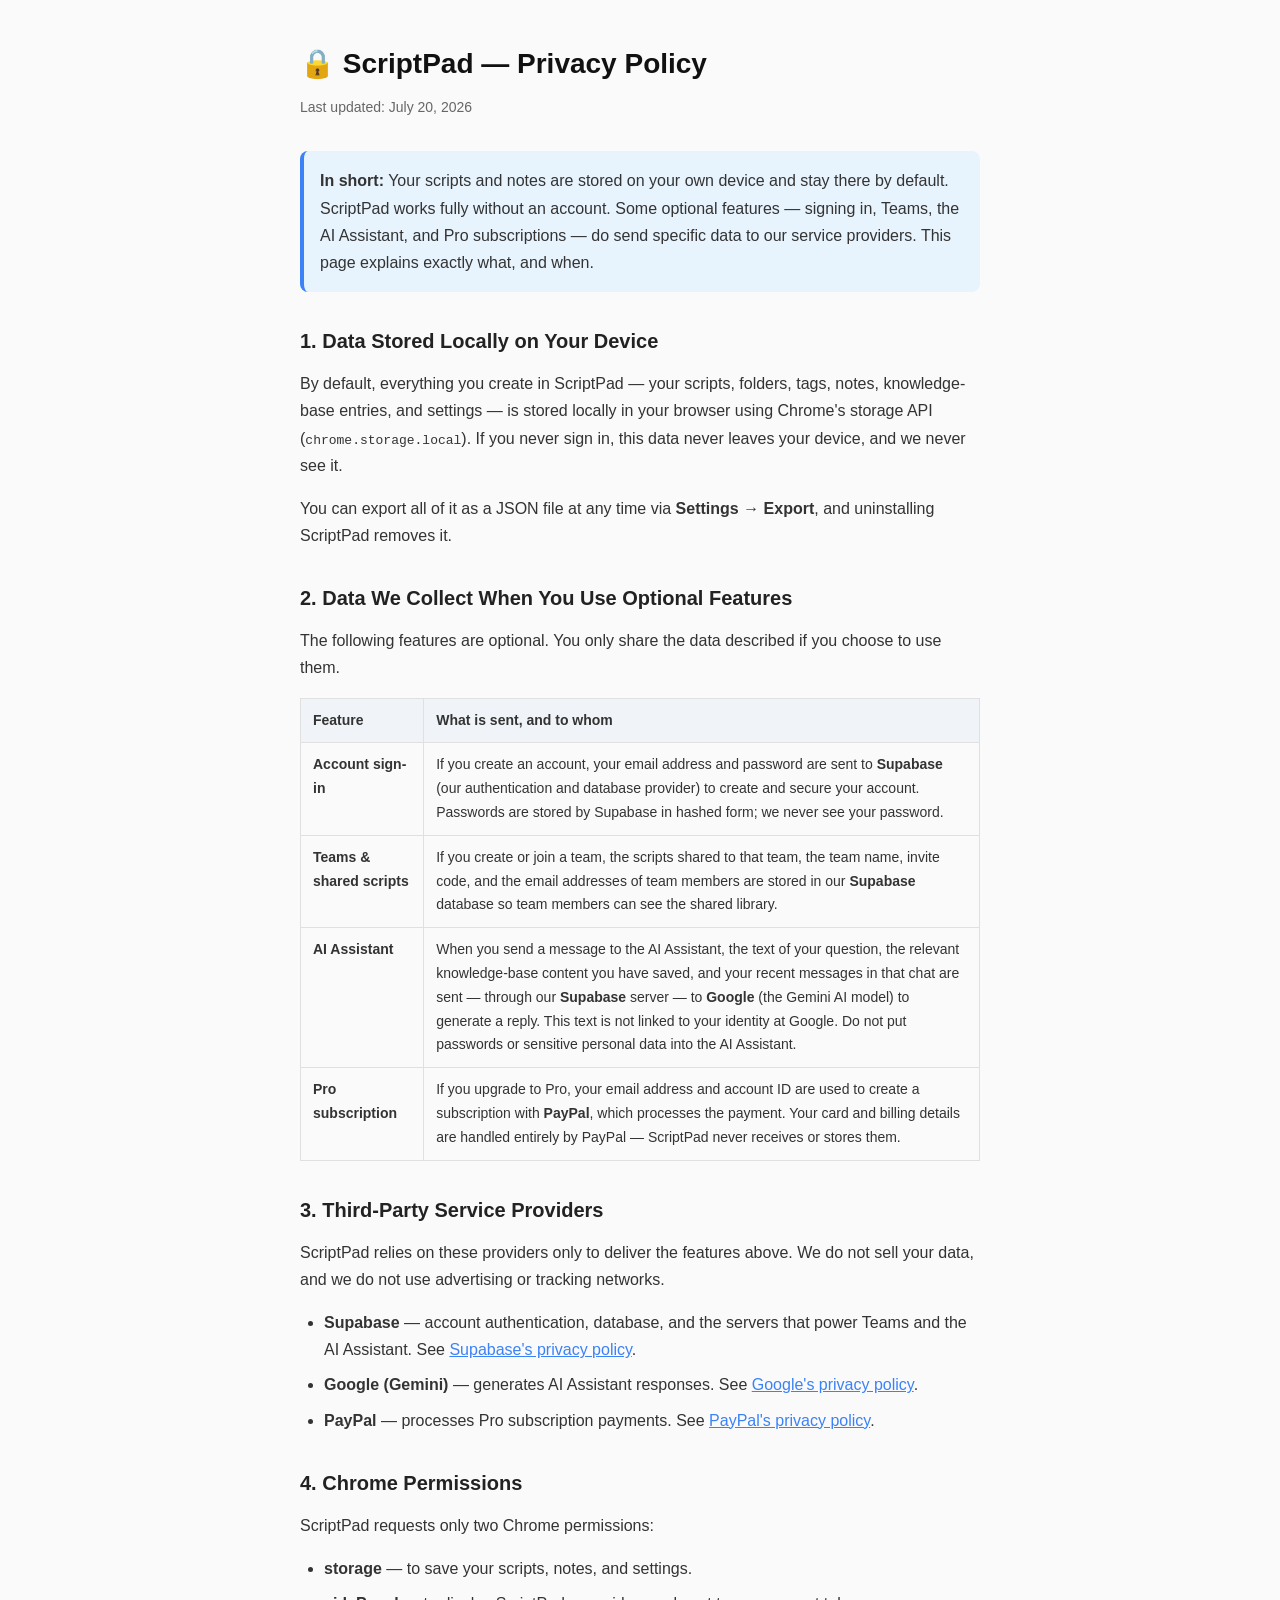
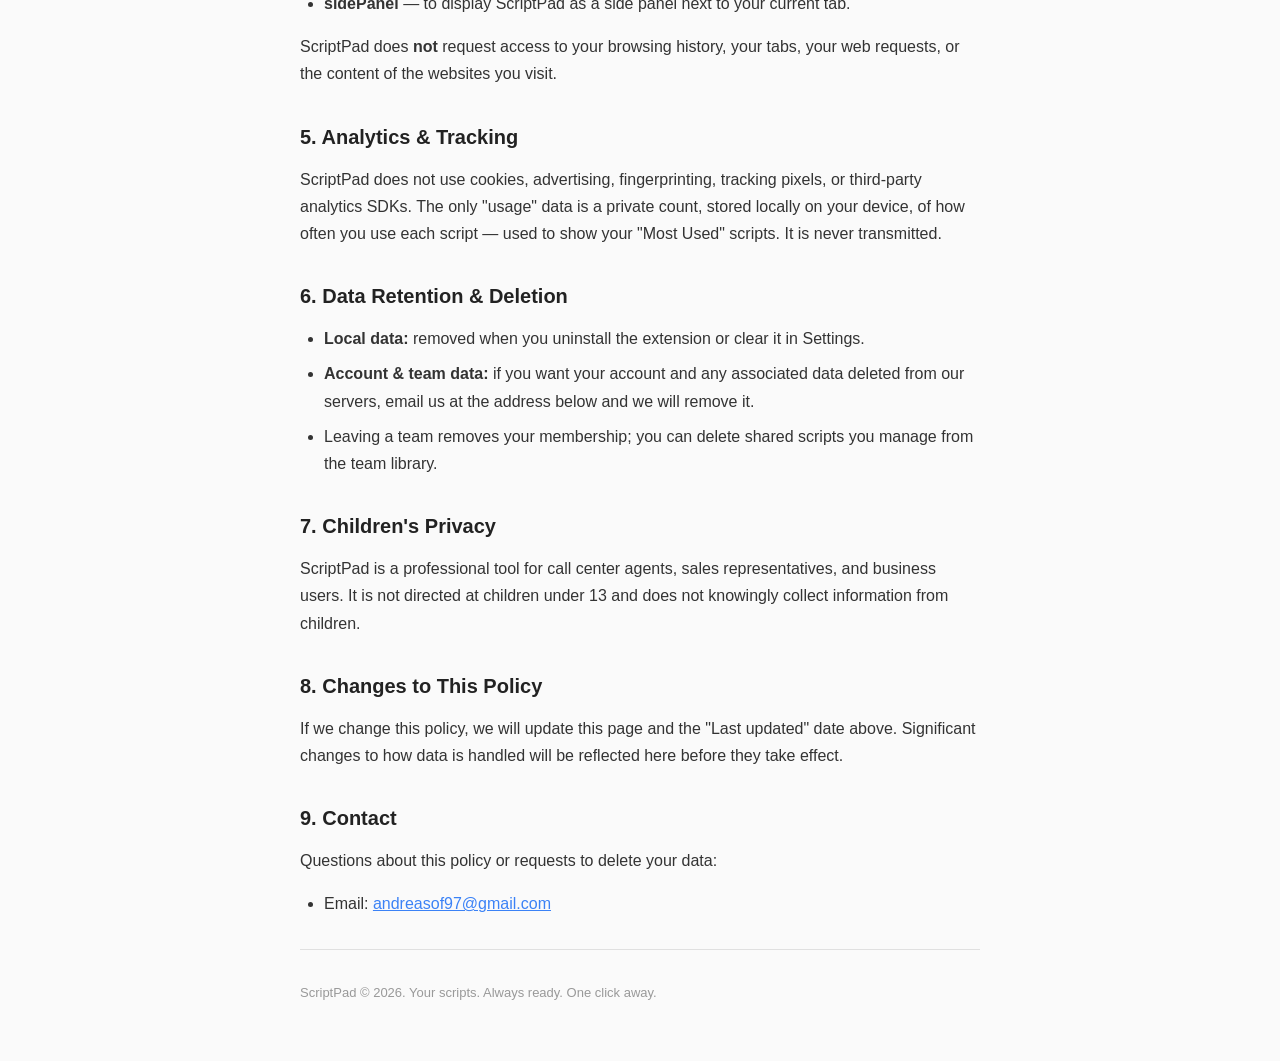
<file: docs/privacy-policy.html>
<!DOCTYPE html>
<html lang="en">
<head>
  <meta charset="UTF-8">
  <meta name="viewport" content="width=device-width, initial-scale=1.0">
  <title>ScriptPad — Privacy Policy</title>
  <style>
    * { margin: 0; padding: 0; box-sizing: border-box; }
    body {
      font-family: -apple-system, BlinkMacSystemFont, 'Segoe UI', Roboto, sans-serif;
      max-width: 720px;
      margin: 0 auto;
      padding: 40px 20px;
      color: #333;
      line-height: 1.7;
      background: #fafafa;
    }
    h1 { font-size: 28px; margin-bottom: 8px; color: #111; }
    h2 { font-size: 20px; margin-top: 32px; margin-bottom: 12px; color: #222; }
    p { margin-bottom: 16px; }
    ul { margin: 0 0 16px 24px; }
    li { margin-bottom: 8px; }
    .subtitle { color: #666; font-size: 14px; margin-bottom: 32px; }
    .highlight { background: #e8f4fd; padding: 16px; border-radius: 8px; margin: 24px 0; border-left: 4px solid #3b82f6; }
    table { border-collapse: collapse; width: 100%; margin: 16px 0; font-size: 14px; }
    th, td { border: 1px solid #e0e0e0; padding: 10px 12px; text-align: left; vertical-align: top; }
    th { background: #f0f4f8; }
    a { color: #3b82f6; }
    hr { border: none; border-top: 1px solid #e0e0e0; margin: 32px 0; }
    .footer { color: #999; font-size: 13px; margin-top: 32px; }
  </style>
</head>
<body>
  <h1>🔒 ScriptPad — Privacy Policy</h1>
  <p class="subtitle">Last updated: July 20, 2026</p>

  <div class="highlight">
    <strong>In short:</strong> Your scripts and notes are stored on your own device and stay there by default. ScriptPad works fully without an account. Some optional features — signing in, Teams, the AI Assistant, and Pro subscriptions — do send specific data to our service providers. This page explains exactly what, and when.
  </div>

  <h2>1. Data Stored Locally on Your Device</h2>
  <p>By default, everything you create in ScriptPad — your scripts, folders, tags, notes, knowledge-base entries, and settings — is stored locally in your browser using Chrome's storage API (<code>chrome.storage.local</code>). If you never sign in, this data never leaves your device, and we never see it.</p>
  <p>You can export all of it as a JSON file at any time via <strong>Settings → Export</strong>, and uninstalling ScriptPad removes it.</p>

  <h2>2. Data We Collect When You Use Optional Features</h2>
  <p>The following features are optional. You only share the data described if you choose to use them.</p>

  <table>
    <tr><th>Feature</th><th>What is sent, and to whom</th></tr>
    <tr>
      <td><strong>Account sign-in</strong></td>
      <td>If you create an account, your email address and password are sent to <strong>Supabase</strong> (our authentication and database provider) to create and secure your account. Passwords are stored by Supabase in hashed form; we never see your password.</td>
    </tr>
    <tr>
      <td><strong>Teams &amp; shared scripts</strong></td>
      <td>If you create or join a team, the scripts shared to that team, the team name, invite code, and the email addresses of team members are stored in our <strong>Supabase</strong> database so team members can see the shared library.</td>
    </tr>
    <tr>
      <td><strong>AI Assistant</strong></td>
      <td>When you send a message to the AI Assistant, the text of your question, the relevant knowledge-base content you have saved, and your recent messages in that chat are sent — through our <strong>Supabase</strong> server — to <strong>Google</strong> (the Gemini AI model) to generate a reply. This text is not linked to your identity at Google. Do not put passwords or sensitive personal data into the AI Assistant.</td>
    </tr>
    <tr>
      <td><strong>Pro subscription</strong></td>
      <td>If you upgrade to Pro, your email address and account ID are used to create a subscription with <strong>PayPal</strong>, which processes the payment. Your card and billing details are handled entirely by PayPal — ScriptPad never receives or stores them.</td>
    </tr>
  </table>

  <h2>3. Third-Party Service Providers</h2>
  <p>ScriptPad relies on these providers only to deliver the features above. We do not sell your data, and we do not use advertising or tracking networks.</p>
  <ul>
    <li><strong>Supabase</strong> — account authentication, database, and the servers that power Teams and the AI Assistant. See <a href="https://supabase.com/privacy">Supabase's privacy policy</a>.</li>
    <li><strong>Google (Gemini)</strong> — generates AI Assistant responses. See <a href="https://policies.google.com/privacy">Google's privacy policy</a>.</li>
    <li><strong>PayPal</strong> — processes Pro subscription payments. See <a href="https://www.paypal.com/privacy">PayPal's privacy policy</a>.</li>
  </ul>

  <h2>4. Chrome Permissions</h2>
  <p>ScriptPad requests only two Chrome permissions:</p>
  <ul>
    <li><strong>storage</strong> — to save your scripts, notes, and settings.</li>
    <li><strong>sidePanel</strong> — to display ScriptPad as a side panel next to your current tab.</li>
  </ul>
  <p>ScriptPad does <strong>not</strong> request access to your browsing history, your tabs, your web requests, or the content of the websites you visit.</p>

  <h2>5. Analytics &amp; Tracking</h2>
  <p>ScriptPad does not use cookies, advertising, fingerprinting, tracking pixels, or third-party analytics SDKs. The only "usage" data is a private count, stored locally on your device, of how often you use each script — used to show your "Most Used" scripts. It is never transmitted.</p>

  <h2>6. Data Retention &amp; Deletion</h2>
  <ul>
    <li><strong>Local data:</strong> removed when you uninstall the extension or clear it in Settings.</li>
    <li><strong>Account &amp; team data:</strong> if you want your account and any associated data deleted from our servers, email us at the address below and we will remove it.</li>
    <li>Leaving a team removes your membership; you can delete shared scripts you manage from the team library.</li>
  </ul>

  <h2>7. Children's Privacy</h2>
  <p>ScriptPad is a professional tool for call center agents, sales representatives, and business users. It is not directed at children under 13 and does not knowingly collect information from children.</p>

  <h2>8. Changes to This Policy</h2>
  <p>If we change this policy, we will update this page and the "Last updated" date above. Significant changes to how data is handled will be reflected here before they take effect.</p>

  <h2>9. Contact</h2>
  <p>Questions about this policy or requests to delete your data:</p>
  <ul>
    <li>Email: <a href="mailto:andreasof97@gmail.com">andreasof97@gmail.com</a></li>
  </ul>

  <hr>
  <p class="footer">ScriptPad &copy; 2026. Your scripts. Always ready. One click away.</p>
</body>
</html>
</file>
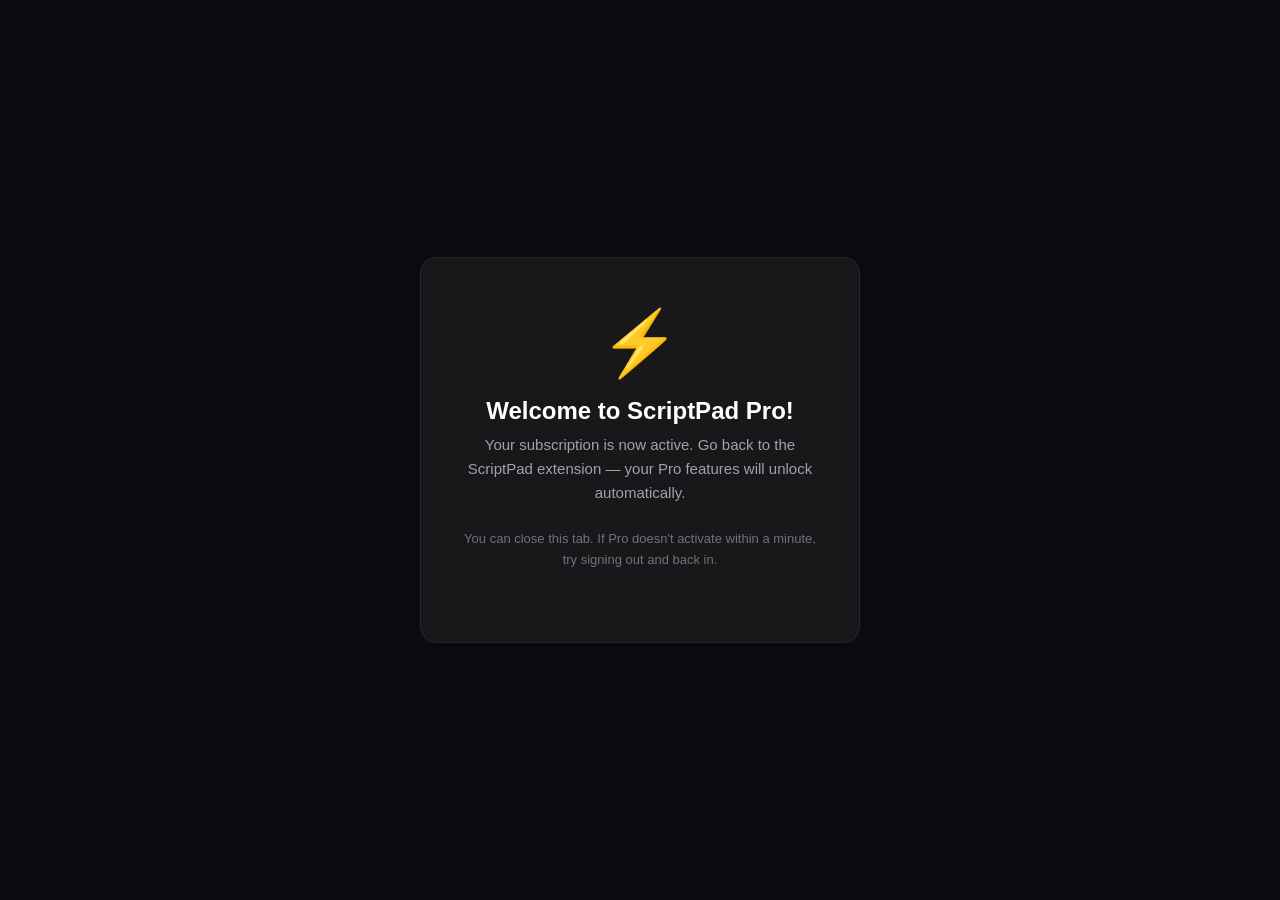
<file: docs/subscription-success.html>
<!DOCTYPE html>
<html lang="en">
<head>
  <meta charset="UTF-8">
  <meta name="viewport" content="width=device-width, initial-scale=1.0">
  <title>ScriptPad Pro — Subscription Active!</title>
  <style>
    * { margin: 0; padding: 0; box-sizing: border-box; }
    body {
      font-family: 'Inter', -apple-system, BlinkMacSystemFont, sans-serif;
      background: #0a0a0f;
      color: #e4e4e7;
      display: flex;
      align-items: center;
      justify-content: center;
      min-height: 100vh;
      padding: 20px;
    }
    .card {
      background: #18181b;
      border: 1px solid #27272a;
      border-radius: 16px;
      padding: 48px 40px;
      text-align: center;
      max-width: 440px;
      width: 100%;
    }
    .icon { font-size: 64px; margin-bottom: 16px; }
    h1 { font-size: 24px; font-weight: 700; margin-bottom: 8px; color: #fff; }
    p { font-size: 15px; color: #a1a1aa; line-height: 1.6; margin-bottom: 24px; }
    .hint { font-size: 13px; color: #71717a; }
    .accent { color: #6366f1; }
  </style>
</head>
<body>
  <div class="card">
    <div class="icon">⚡</div>
    <h1>Welcome to ScriptPad Pro!</h1>
    <p>Your subscription is now active. Go back to the ScriptPad extension — your Pro features will unlock automatically.</p>
    <p class="hint">You can close this tab. If Pro doesn't activate within a minute, try signing out and back in.</p>
  </div>
</body>
</html>
</file>
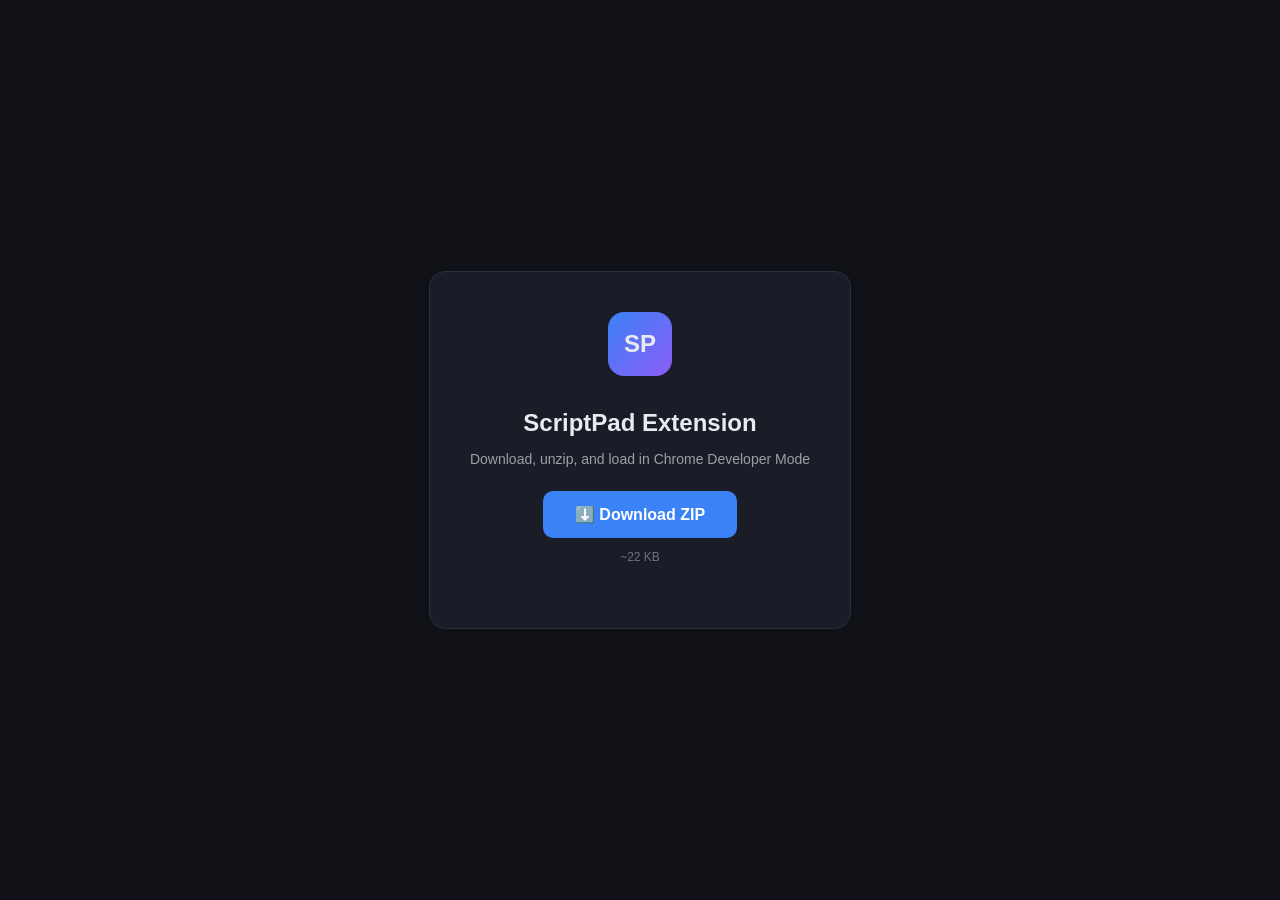
<file: mockup/download.html>
<!DOCTYPE html>
<html>
<head>
  <meta charset="UTF-8">
  <title>Download ScriptPad</title>
  <style>
    body {
      font-family: 'Inter', -apple-system, sans-serif;
      background: #0f1117;
      color: #e8eaed;
      display: flex;
      justify-content: center;
      align-items: center;
      min-height: 100vh;
      margin: 0;
    }
    .card {
      background: #1a1d27;
      border: 1px solid #2a2f3e;
      border-radius: 16px;
      padding: 40px;
      text-align: center;
      max-width: 400px;
    }
    .logo {
      width: 64px;
      height: 64px;
      background: linear-gradient(135deg, #3b82f6, #8b5cf6);
      border-radius: 16px;
      display: inline-flex;
      align-items: center;
      justify-content: center;
      font-size: 24px;
      font-weight: 700;
      margin-bottom: 16px;
    }
    h1 { font-size: 24px; margin-bottom: 8px; }
    p { color: #9aa0a6; font-size: 14px; margin-bottom: 24px; }
    .download-btn {
      display: inline-block;
      padding: 14px 32px;
      background: #3b82f6;
      color: white;
      text-decoration: none;
      border-radius: 10px;
      font-size: 16px;
      font-weight: 600;
      transition: background 0.15s;
    }
    .download-btn:hover { background: #2563eb; }
    .size { color: #6b7280; font-size: 12px; margin-top: 12px; }
  </style>
</head>
<body>
  <div class="card">
    <div class="logo">SP</div>
    <h1>ScriptPad Extension</h1>
    <p>Download, unzip, and load in Chrome Developer Mode</p>
    <a href="./scriptpad-extension.zip" download="scriptpad-extension.zip" class="download-btn">⬇️ Download ZIP</a>
    <p class="size">~22 KB</p>
  </div>
</body>
</html>
</file>
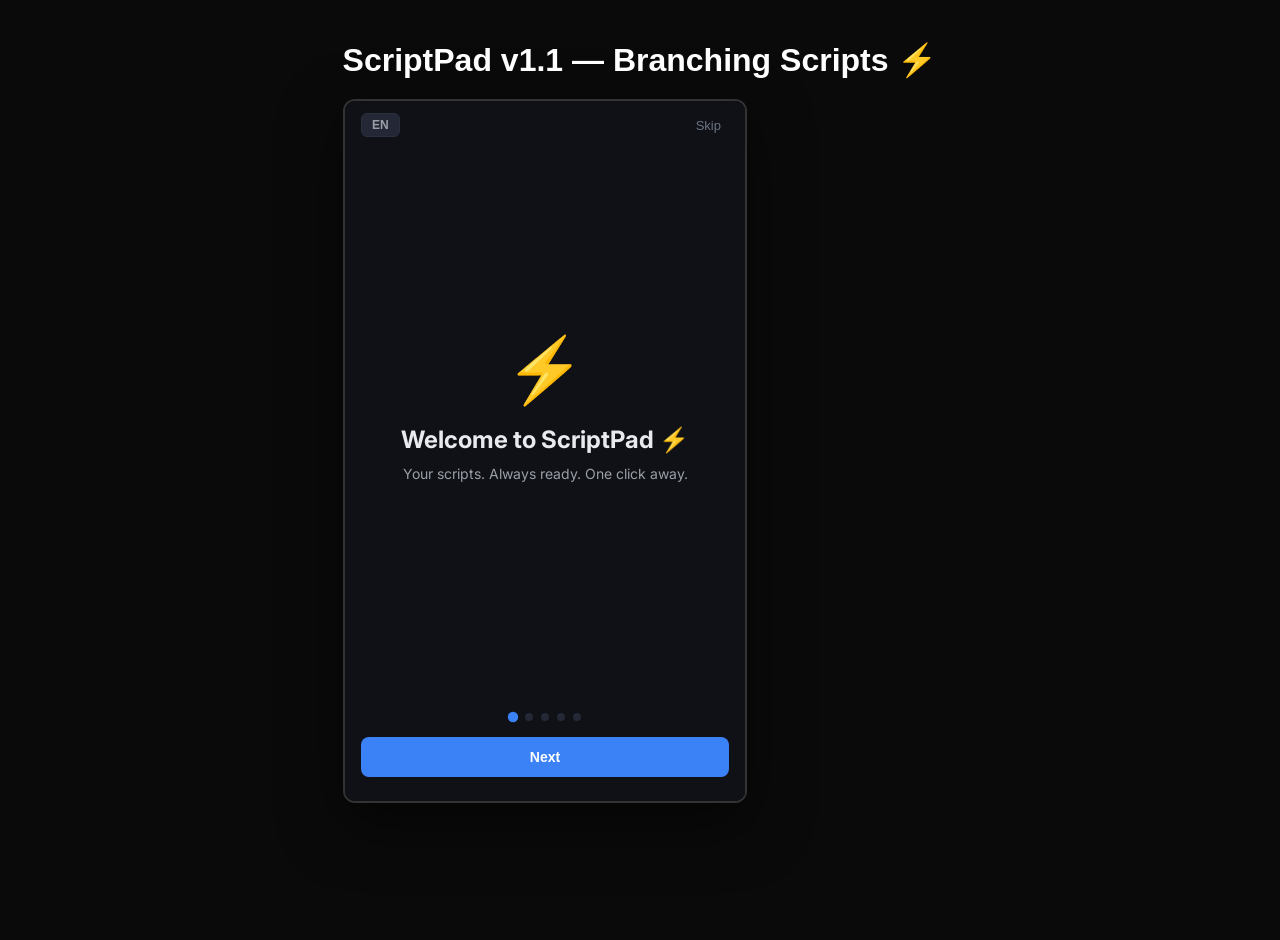
<file: preview/branching-preview.html>
<!DOCTYPE html>
<html lang="en">
<head>
  <meta charset="UTF-8">
  <meta name="viewport" content="width=device-width, initial-scale=1.0">
  <title>ScriptPad — Branching Preview</title>
  <style>
    body { margin: 0; display: flex; justify-content: center; background: #0a0a0a; min-height: 100vh; padding: 20px; }
    .phone-frame {
      width: 400px; height: 700px; border: 2px solid #333; border-radius: 12px; overflow: hidden;
      box-shadow: 0 20px 60px rgba(0,0,0,0.5);
    }
    .phone-frame iframe { width: 100%; height: 100%; border: none; }
    h1 { color: #fff; font-family: Inter, sans-serif; text-align: center; margin-bottom: 20px; }
    .container { text-align: center; }
  </style>
</head>
<body>
  <div class="container">
    <h1>ScriptPad v1.1 — Branching Scripts ⚡</h1>
    <div class="phone-frame">
      <iframe src="../extension/sidepanel/index.html"></iframe>
    </div>
  </div>
  <script>
    // Mock chrome.storage.local for browser preview
    if (typeof chrome === 'undefined' || !chrome.storage) {
      const store = {};
      window.chrome = {
        storage: {
          local: {
            get(keys, cb) {
              const result = {};
              (Array.isArray(keys) ? keys : [keys]).forEach(k => {
                if (store[k] !== undefined) result[k] = JSON.parse(JSON.stringify(store[k]));
              });
              cb(result);
            },
            set(data, cb) {
              Object.assign(store, JSON.parse(JSON.stringify(data)));
              if (cb) cb();
            }
          }
        }
      };
    }
  </script>
</body>
</html>
</file>
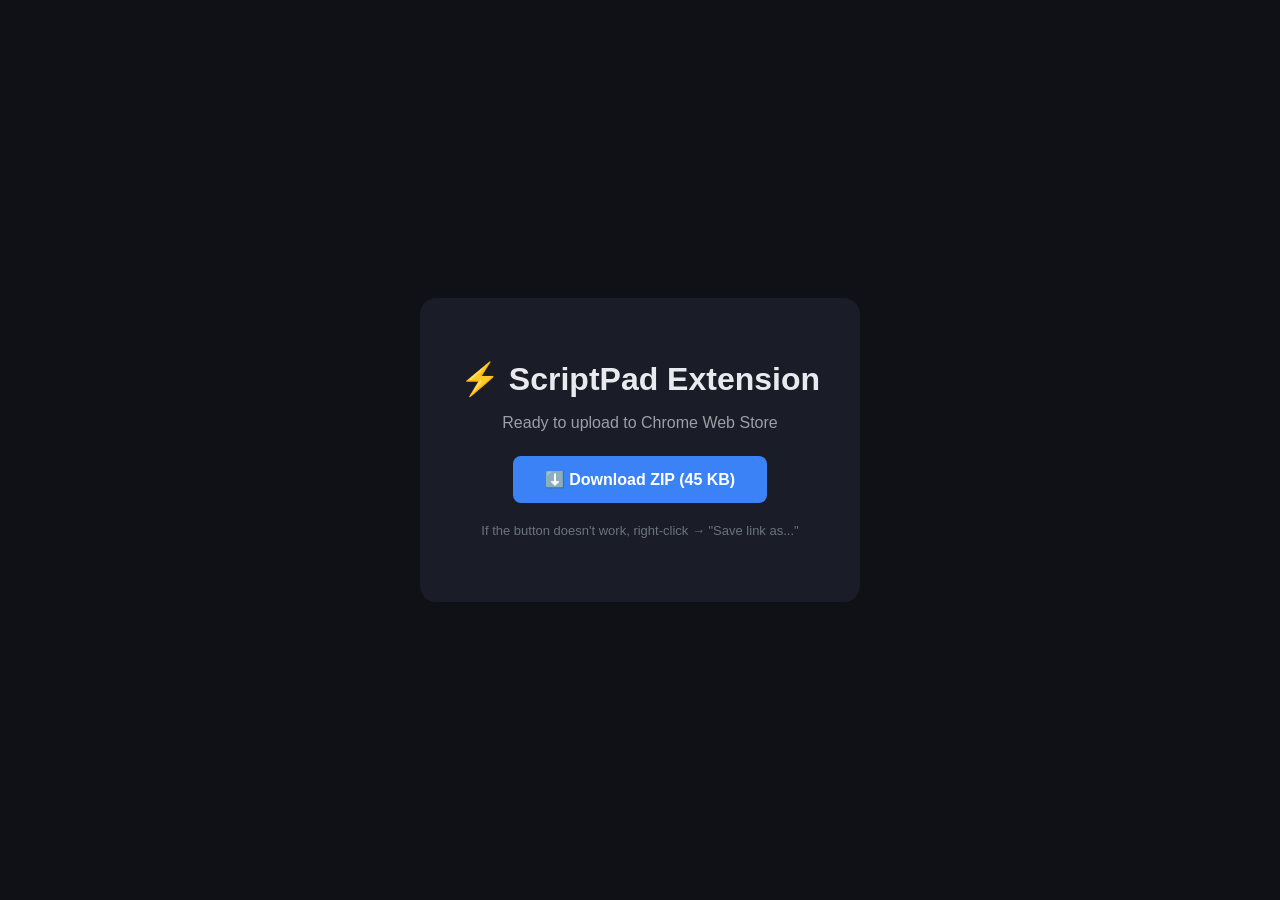
<file: store-listing/download.html>
<!DOCTYPE html>
<html>
<head>
  <title>Download ScriptPad ZIP</title>
  <style>
    body { font-family: sans-serif; background: #0f1117; color: #e8eaed; display: flex; align-items: center; justify-content: center; height: 100vh; margin: 0; }
    .card { text-align: center; background: #1a1d27; padding: 40px; border-radius: 16px; }
    h1 { margin-bottom: 8px; }
    p { color: #9aa0a6; margin-bottom: 24px; }
    a.btn { display: inline-block; background: #3b82f6; color: #fff; padding: 14px 32px; border-radius: 8px; text-decoration: none; font-weight: 600; font-size: 16px; }
    a.btn:hover { background: #2563eb; }
    .alt { margin-top: 20px; color: #6b7280; font-size: 13px; }
    code { background: #242836; padding: 2px 6px; border-radius: 4px; }
  </style>
</head>
<body>
  <div class="card">
    <h1>⚡ ScriptPad Extension</h1>
    <p>Ready to upload to Chrome Web Store</p>
    <a class="btn" href="./scriptpad-upload.zip" download="scriptpad-upload.zip">⬇️ Download ZIP (45 KB)</a>
    <p class="alt">If the button doesn't work, right-click → "Save link as..."</p>
  </div>
</body>
</html>
</file>
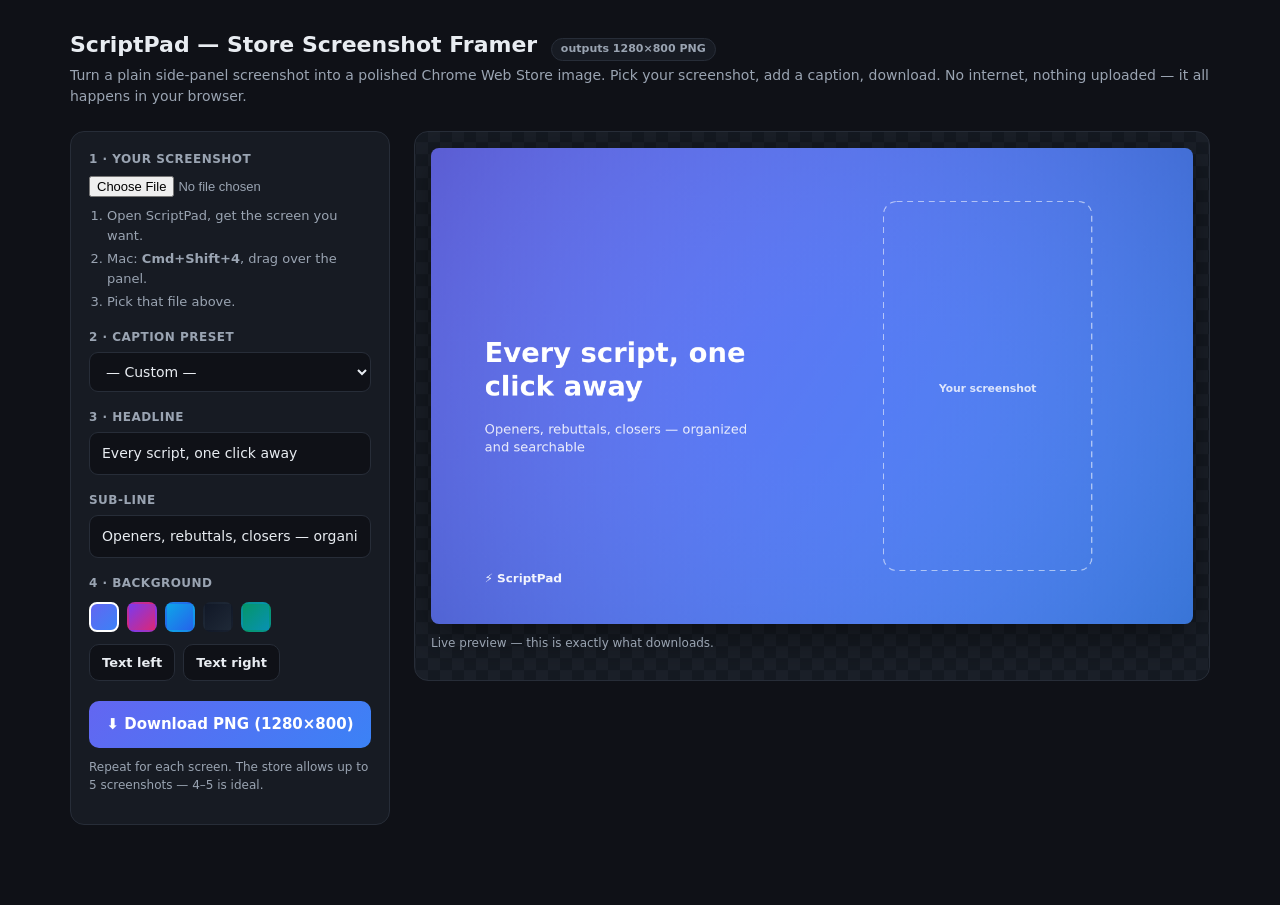
<file: store-listing/screenshot-framer.html>
<!DOCTYPE html>
<html lang="en">
<head>
<meta charset="UTF-8">
<meta name="viewport" content="width=device-width, initial-scale=1">
<title>ScriptPad — Store Screenshot Framer</title>
<style>
  :root{
    --bg:#0f1117; --panel:#171b23; --line:#272d38; --ink:#e8ecf1; --soft:#9aa4b2;
    --accent:#6366f1; --accent2:#3b82f6;
  }
  *{box-sizing:border-box}
  body{margin:0;background:var(--bg);color:var(--ink);
    font-family:system-ui,-apple-system,"Segoe UI",Roboto,sans-serif;line-height:1.5}
  .wrap{max-width:1180px;margin:0 auto;padding:28px 20px 80px}
  h1{font-size:22px;margin:0 0 4px}
  .lede{color:var(--soft);margin:0 0 24px;font-size:14px}
  .grid{display:grid;grid-template-columns:320px 1fr;gap:24px;align-items:start}
  @media(max-width:820px){.grid{grid-template-columns:1fr}}
  .card{background:var(--panel);border:1px solid var(--line);border-radius:14px;padding:18px}
  label{display:block;font-size:12px;letter-spacing:.04em;text-transform:uppercase;
    color:var(--soft);font-weight:700;margin:16px 0 6px}
  label:first-child{margin-top:0}
  input[type=text],select,textarea{width:100%;background:var(--bg);border:1px solid var(--line);
    color:var(--ink);border-radius:9px;padding:10px 12px;font:inherit;font-size:14px}
  textarea{resize:vertical;min-height:52px}
  input[type=file]{width:100%;font-size:13px;color:var(--soft)}
  .row{display:flex;gap:8px;flex-wrap:wrap;margin-top:10px}
  .swatch{width:30px;height:30px;border-radius:8px;border:2px solid transparent;cursor:pointer}
  .swatch.sel{border-color:#fff}
  button{font:inherit;font-weight:700;cursor:pointer;border:none;border-radius:10px;padding:12px 16px}
  .primary{background:linear-gradient(135deg,var(--accent),var(--accent2));color:#fff;width:100%;font-size:15px;margin-top:20px}
  .ghost{background:var(--bg);color:var(--ink);border:1px solid var(--line);font-size:13px;padding:8px 12px}
  .stage{background:
    repeating-conic-gradient(#1b2029 0% 25%, #151a22 0% 50%) 50% / 24px 24px;
    border:1px solid var(--line);border-radius:14px;padding:16px;overflow:auto}
  canvas{width:100%;height:auto;display:block;border-radius:8px;box-shadow:0 10px 40px rgba(0,0,0,.5)}
  .hint{font-size:12px;color:var(--soft);margin-top:10px}
  .steps{font-size:13px;color:var(--soft);margin:8px 0 0;padding-left:18px}
  .steps li{margin:4px 0}
  .pill{display:inline-block;background:#20263180;border:1px solid var(--line);border-radius:999px;
    padding:2px 9px;font-size:11px;color:var(--soft);margin-left:6px}
</style>
</head>
<body>
<div class="wrap">
  <h1>ScriptPad — Store Screenshot Framer <span class="pill">outputs 1280×800 PNG</span></h1>
  <p class="lede">Turn a plain side-panel screenshot into a polished Chrome Web Store image. Pick your screenshot, add a caption, download. No internet, nothing uploaded — it all happens in your browser.</p>

  <div class="grid">
    <div class="card">
      <label>1 · Your screenshot</label>
      <input type="file" id="file" accept="image/*">
      <ol class="steps">
        <li>Open ScriptPad, get the screen you want.</li>
        <li>Mac: <b>Cmd+Shift+4</b>, drag over the panel.</li>
        <li>Pick that file above.</li>
      </ol>

      <label>2 · Caption preset</label>
      <select id="preset">
        <option value="custom">— Custom —</option>
        <option data-h="Every script, one click away" data-s="Openers, rebuttals, closers — organized and searchable">Main list</option>
        <option data-h="Never lose your place on a call" data-s="Decision-tree scripts guide you step by step">Decision tree</option>
        <option data-h="Ask AI mid-call" data-s="Instant answers from your own knowledge base">AI assistant</option>
        <option data-h="Your whole team, one script library" data-s="Managers push updates to every agent instantly">Teams</option>
        <option data-h="Find any script as you type" data-s="Fuzzy search across titles, tags and folders">Search</option>
      </select>

      <label>3 · Headline</label>
      <input type="text" id="headline" value="Every script, one click away" maxlength="46">
      <label>Sub-line</label>
      <input type="text" id="subline" value="Openers, rebuttals, closers — organized and searchable" maxlength="72">

      <label>4 · Background</label>
      <div class="row" id="bgs"></div>
      <div class="row" style="margin-top:12px">
        <button class="ghost" id="sideL">Text left</button>
        <button class="ghost" id="sideR">Text right</button>
      </div>

      <button class="primary" id="dl">⬇ Download PNG (1280×800)</button>
      <p class="hint">Repeat for each screen. The store allows up to 5 screenshots — 4–5 is ideal.</p>
    </div>

    <div class="stage">
      <canvas id="c" width="1280" height="800"></canvas>
      <p class="hint">Live preview — this is exactly what downloads.</p>
    </div>
  </div>
</div>

<script>
const c=document.getElementById('c'),x=c.getContext('2d');
let img=null, textSide='left';
const themes=[
  {a:'#6366f1',b:'#3b82f6',name:'Indigo'},
  {a:'#7c3aed',b:'#db2777',name:'Violet'},
  {a:'#0ea5e9',b:'#2563eb',name:'Sky'},
  {a:'#111827',b:'#1f2937',name:'Slate'},
  {a:'#059669',b:'#0891b2',name:'Teal'}
];
let theme=themes[0];

const bgWrap=document.getElementById('bgs');
themes.forEach((t,i)=>{
  const s=document.createElement('div');
  s.className='swatch'+(i===0?' sel':'');
  s.style.background=`linear-gradient(135deg,${t.a},${t.b})`;
  s.onclick=()=>{theme=t;[...bgWrap.children].forEach(e=>e.classList.remove('sel'));s.classList.add('sel');draw();};
  bgWrap.appendChild(s);
});

function roundRect(ctx,X,Y,W,H,r){ctx.beginPath();ctx.moveTo(X+r,Y);
  ctx.arcTo(X+W,Y,X+W,Y+H,r);ctx.arcTo(X+W,Y+H,X,Y+H,r);
  ctx.arcTo(X,Y+H,X,Y,r);ctx.arcTo(X,Y,X+W,Y,r);ctx.closePath();}

function wrap(ctx,text,maxW){
  const words=text.split(' ');let lines=[],line='';
  for(const w of words){const t=line?line+' '+w:w;
    if(ctx.measureText(t).width>maxW&&line){lines.push(line);line=w;}else line=t;}
  if(line)lines.push(line);return lines;
}

function draw(){
  const W=1280,H=800;
  const g=x.createLinearGradient(0,0,W,H);
  g.addColorStop(0,theme.a);g.addColorStop(1,theme.b);
  x.fillStyle=g;x.fillRect(0,0,W,H);
  // subtle vignette
  const rg=x.createRadialGradient(W/2,H/2,120,W/2,H/2,900);
  rg.addColorStop(0,'rgba(255,255,255,0.05)');rg.addColorStop(1,'rgba(0,0,0,0.18)');
  x.fillStyle=rg;x.fillRect(0,0,W,H);

  const textLeft = textSide==='left';
  const textX = textLeft ? 90 : 720;
  const textMaxW = 470;

  // headline + subline
  const headline=document.getElementById('headline').value;
  const subline=document.getElementById('subline').value;
  x.textBaseline='alphabetic';
  x.fillStyle='#fff';
  x.font='700 46px system-ui,-apple-system,Segoe UI,Roboto,sans-serif';
  const hl=wrap(x,headline,textMaxW);
  let ty=H/2 - (hl.length*56 + 60)/2 + 46;
  hl.forEach(l=>{x.fillText(l,textX,ty);ty+=56;});
  x.fillStyle='rgba(255,255,255,0.86)';
  x.font='400 22px system-ui,-apple-system,Segoe UI,Roboto,sans-serif';
  ty+=8;
  wrap(x,subline,textMaxW).forEach(l=>{x.fillText(l,textX,ty);ty+=30;});

  // brand lockup
  x.fillStyle='rgba(255,255,255,0.92)';
  x.font='800 20px system-ui'; x.fillText('⚡ ScriptPad', textX, H-70);

  // device / screenshot
  const panelX = textLeft ? 720 : 130;
  if(img){
    const boxH=660, boxW=Math.min(430, boxH*(img.width/img.height));
    const dh=boxH, dw=boxH*(img.width/img.height);
    const px=panelX+(430-Math.min(dw,430))/2, py=(H-dh)/2;
    x.save();
    x.shadowColor='rgba(0,0,0,0.45)';x.shadowBlur=48;x.shadowOffsetY=22;
    roundRect(x,px,py,Math.min(dw,430),dh,22);x.fillStyle='#000';x.fill();
    x.restore();
    x.save();roundRect(x,px,py,Math.min(dw,430),dh,22);x.clip();
    x.drawImage(img,px,py,Math.min(dw,430),dh);x.restore();
  }else{
    x.save();
    x.setLineDash([10,8]);x.strokeStyle='rgba(255,255,255,0.55)';x.lineWidth=2;
    roundRect(x,panelX+40,90,350,620,22);x.stroke();x.setLineDash([]);
    x.fillStyle='rgba(255,255,255,0.8)';x.font='600 18px system-ui';x.textAlign='center';
    x.fillText('Your screenshot',panelX+215,410);x.textAlign='left';
    x.restore();
  }
}

document.getElementById('file').addEventListener('change',e=>{
  const f=e.target.files[0];if(!f)return;
  const r=new FileReader();r.onload=()=>{img=new Image();img.onload=draw;img.src=r.result;};
  r.readAsDataURL(f);
});
document.getElementById('preset').addEventListener('change',e=>{
  const o=e.target.selectedOptions[0];
  if(o.dataset.h){document.getElementById('headline').value=o.dataset.h;
    document.getElementById('subline').value=o.dataset.s;draw();}
});
['headline','subline'].forEach(id=>document.getElementById(id).addEventListener('input',draw));
document.getElementById('sideL').onclick=()=>{textSide='left';draw();};
document.getElementById('sideR').onclick=()=>{textSide='right';draw();};
document.getElementById('dl').addEventListener('click',()=>{
  c.toBlob(b=>{const a=document.createElement('a');
    a.href=URL.createObjectURL(b);
    a.download='scriptpad-screenshot-'+Date.now()+'.png';a.click();},'image/png');
});
draw();
</script>
</body>
</html>
</file>
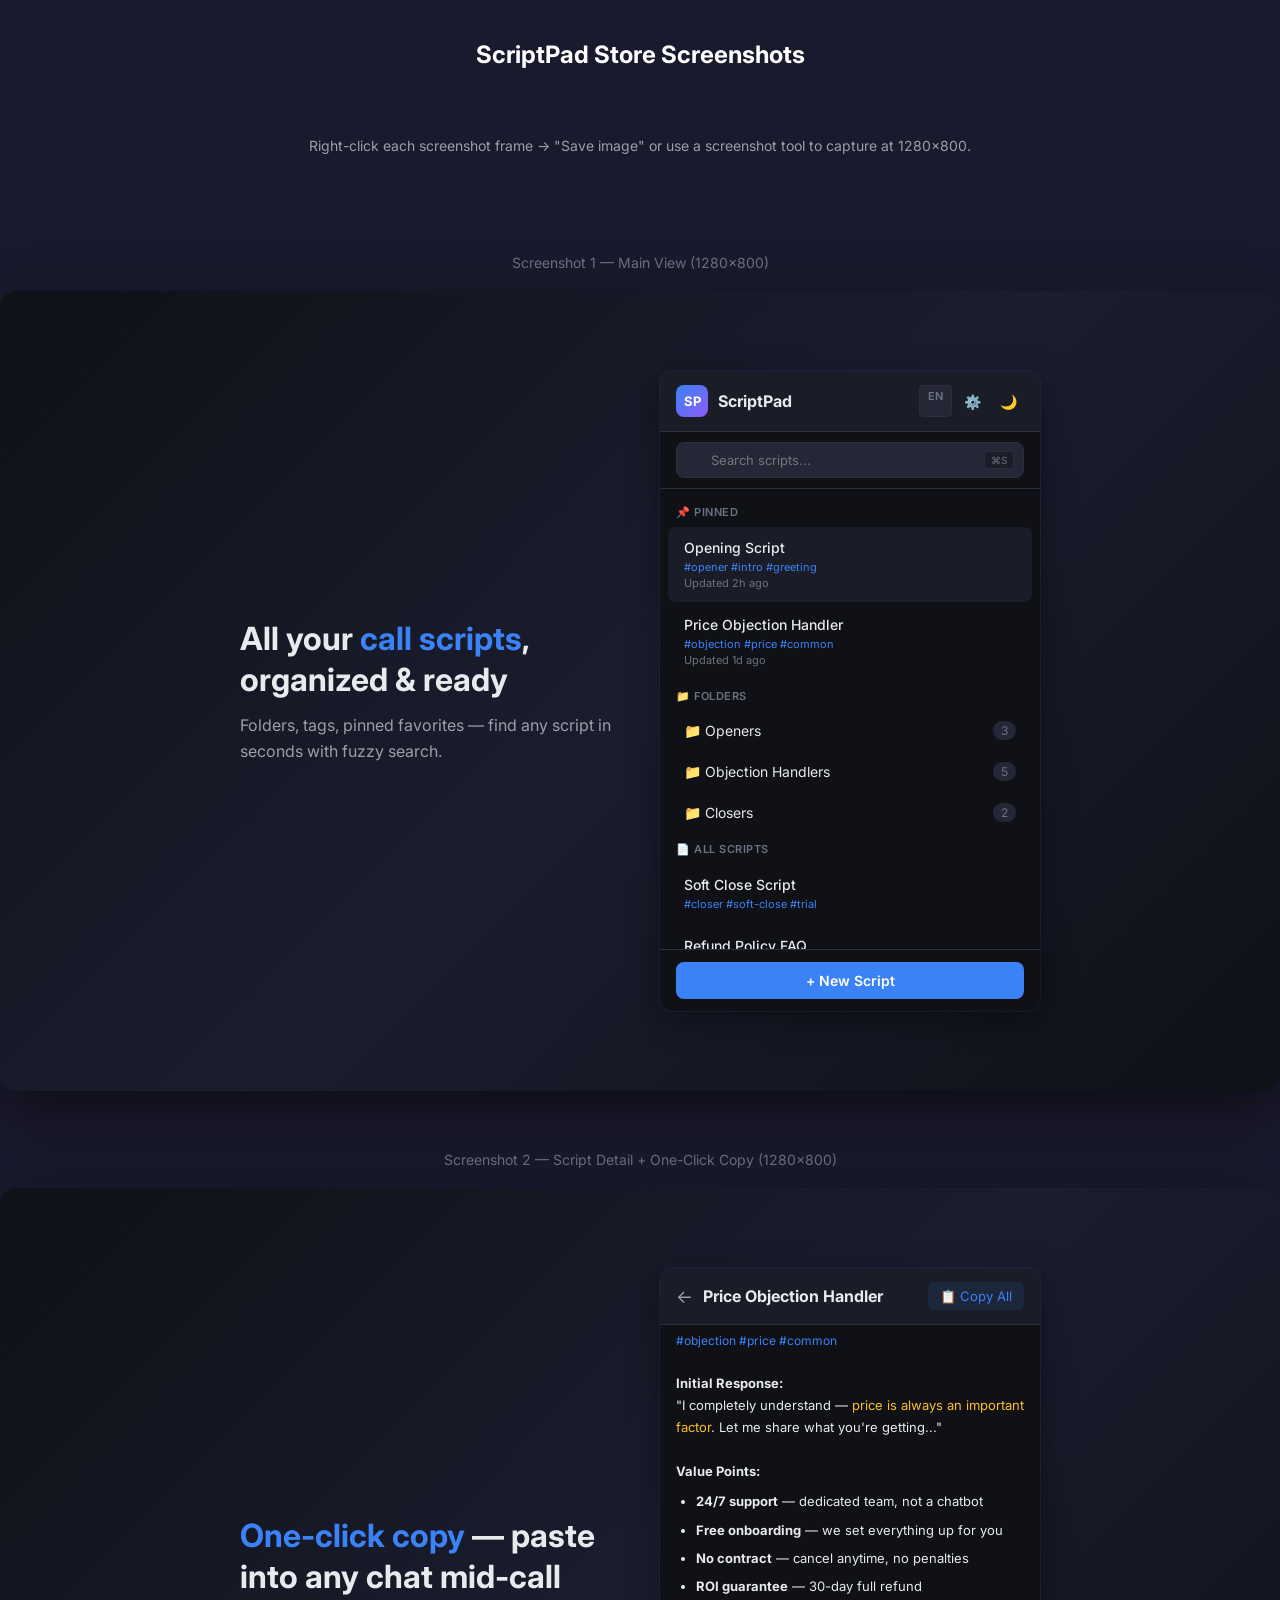
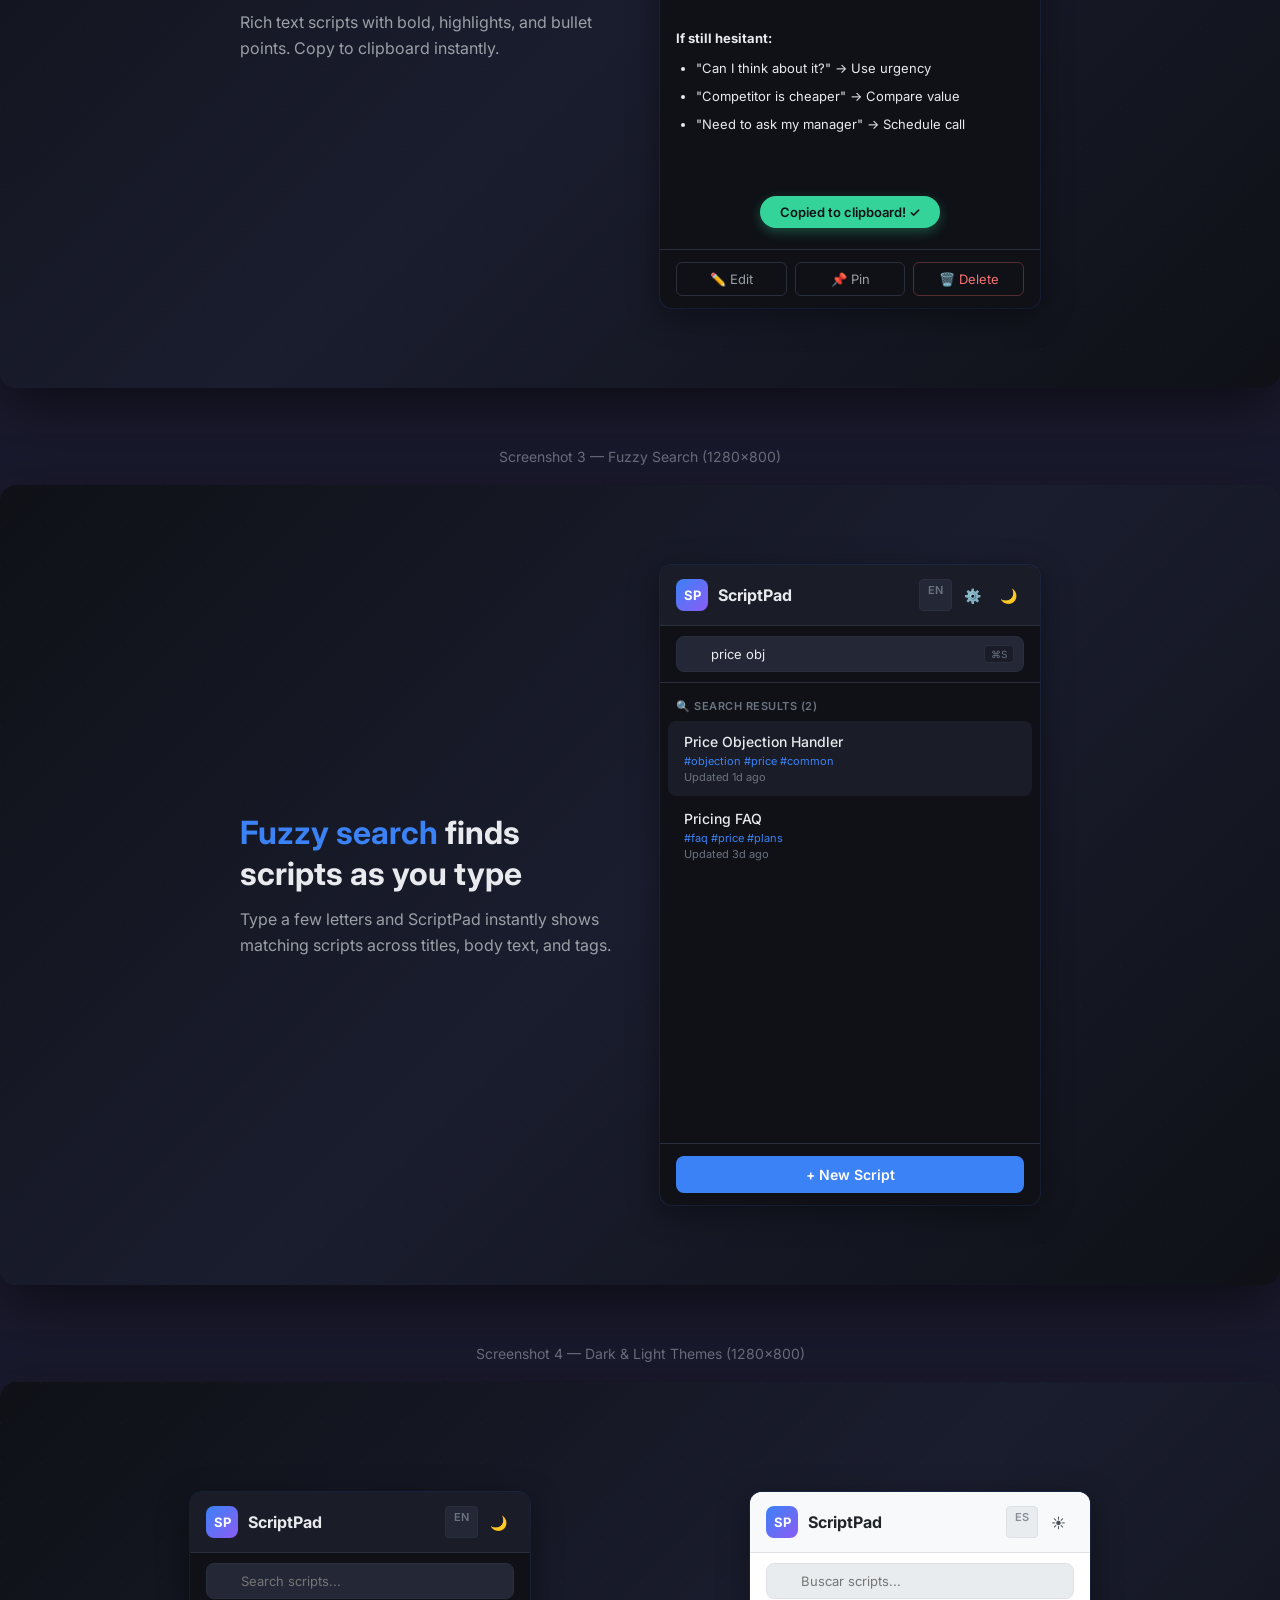
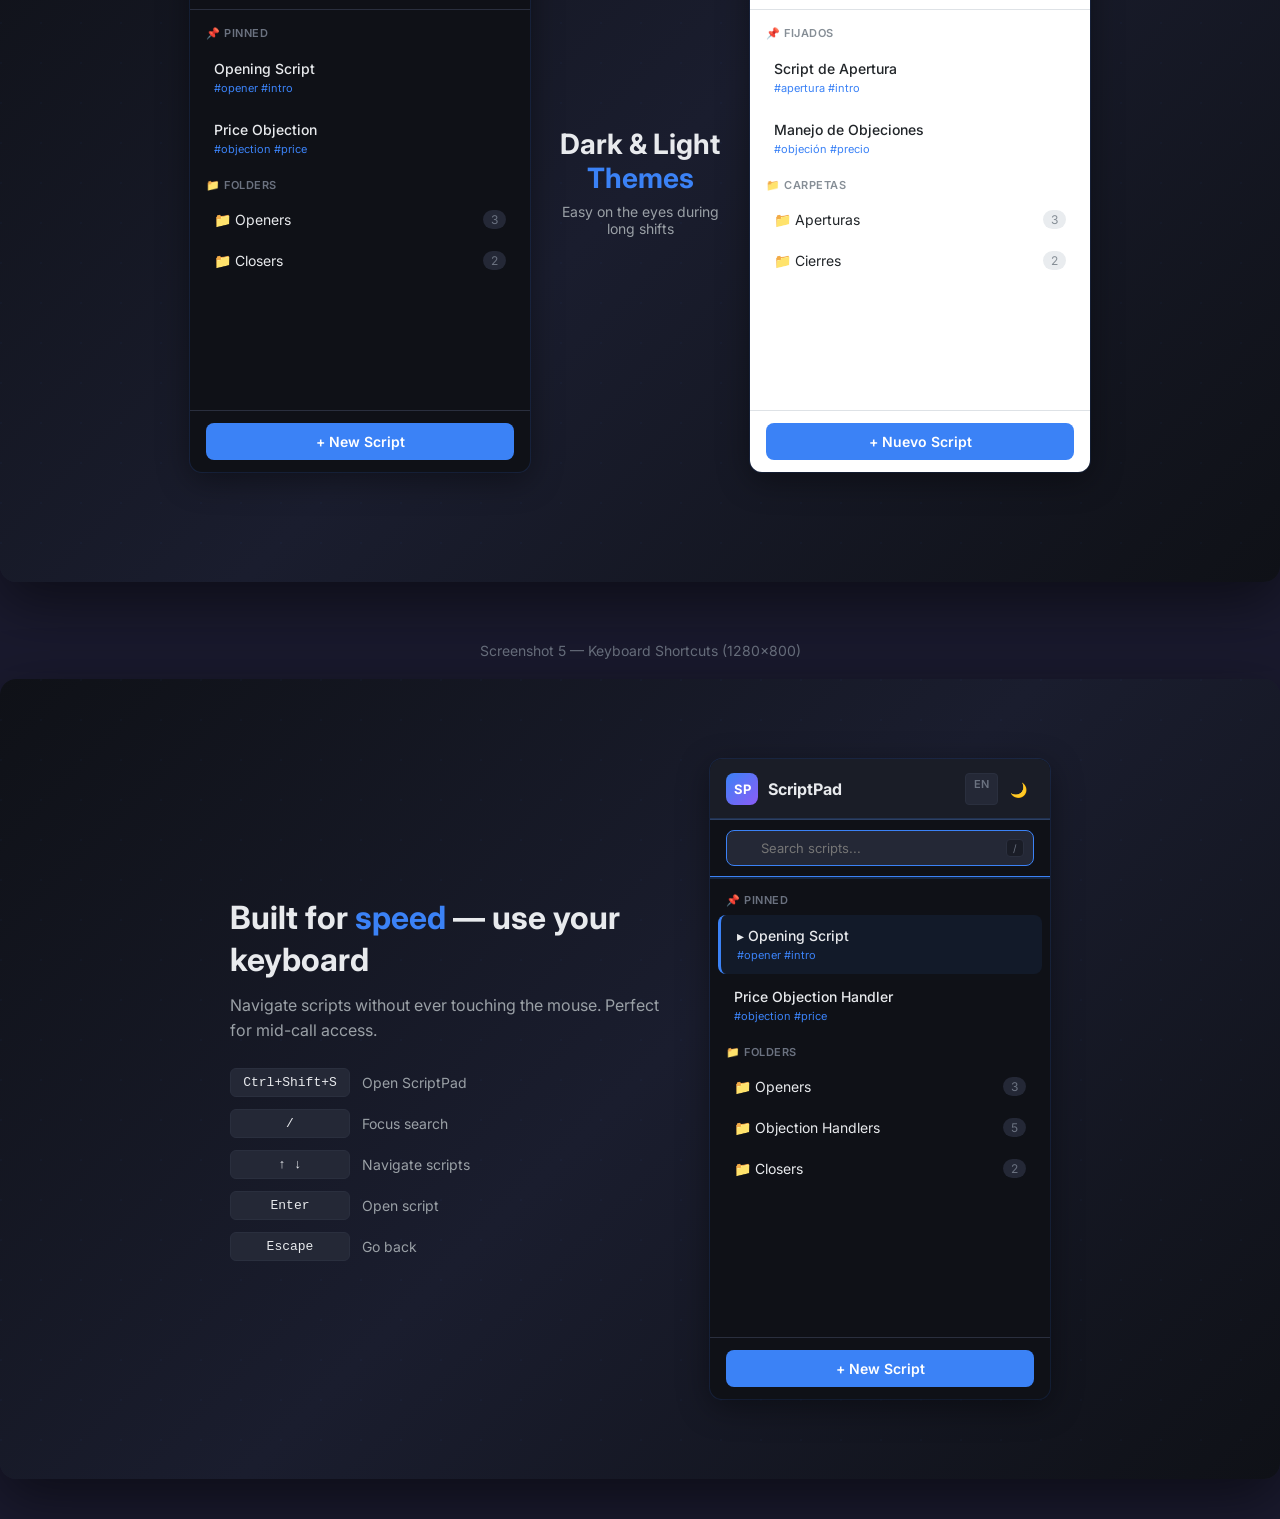
<file: store-listing/screenshots/screenshot-generator.html>
<!DOCTYPE html>
<html lang="en">
<head>
  <meta charset="UTF-8">
  <meta name="viewport" content="width=device-width, initial-scale=1.0">
  <title>ScriptPad — Screenshot Generator</title>
  <link href="https://fonts.googleapis.com/css2?family=Inter:wght@400;500;600;700&display=swap" rel="stylesheet">
  <style>
    * { margin: 0; padding: 0; box-sizing: border-box; }
    body {
      font-family: 'Inter', -apple-system, BlinkMacSystemFont, sans-serif;
      background: #1a1a2e;
      padding: 40px;
      display: flex;
      flex-direction: column;
      gap: 60px;
      align-items: center;
    }

    h1 { color: #fff; font-size: 24px; margin-bottom: 8px; }
    .instructions { color: #9aa0a6; font-size: 14px; margin-bottom: 40px; text-align: center; }

    /* ===== SCREENSHOT FRAME ===== */
    .screenshot-frame {
      width: 1280px;
      height: 800px;
      background: linear-gradient(135deg, #0f1117 0%, #1a1d2e 50%, #0f1117 100%);
      border-radius: 16px;
      display: flex;
      align-items: center;
      justify-content: center;
      gap: 40px;
      position: relative;
      overflow: hidden;
      box-shadow: 0 20px 60px rgba(0,0,0,0.5);
    }

    /* Subtle grid pattern */
    .screenshot-frame::before {
      content: '';
      position: absolute;
      inset: 0;
      background-image: radial-gradient(circle at 1px 1px, rgba(59,130,246,0.03) 1px, transparent 0);
      background-size: 40px 40px;
    }

    /* Caption overlay */
    .caption-area {
      position: relative;
      z-index: 2;
      text-align: left;
      max-width: 380px;
    }
    .caption-area h2 {
      color: #e8eaed;
      font-size: 32px;
      font-weight: 700;
      line-height: 1.3;
      margin-bottom: 12px;
    }
    .caption-area .accent { color: #3b82f6; }
    .caption-area p {
      color: #9aa0a6;
      font-size: 16px;
      line-height: 1.6;
    }

    /* ===== SIDE PANEL MOCKUP ===== */
    .panel {
      width: 380px;
      height: 640px;
      background: #0f1117;
      border-radius: 12px;
      overflow: hidden;
      box-shadow: 0 8px 32px rgba(0,0,0,0.4), 0 0 0 1px rgba(59,130,246,0.15);
      position: relative;
      z-index: 2;
      display: flex;
      flex-direction: column;
    }

    /* Panel Header */
    .panel-header {
      padding: 14px 16px;
      border-bottom: 1px solid #2a2f3e;
      display: flex;
      align-items: center;
      gap: 10px;
      background: #1a1d27;
    }
    .panel-logo {
      width: 32px; height: 32px;
      background: linear-gradient(135deg, #3b82f6, #8b5cf6);
      border-radius: 8px;
      display: flex; align-items: center; justify-content: center;
      font-size: 13px; font-weight: 700; color: #fff;
    }
    .panel-title { font-size: 16px; font-weight: 700; color: #e8eaed; flex: 1; }
    .header-btns { display: flex; gap: 4px; }
    .header-btn {
      width: 32px; height: 32px; border-radius: 6px; border: none;
      background: transparent; color: #9aa0a6; font-size: 14px;
      display: flex; align-items: center; justify-content: center;
    }
    .lang-badge {
      font-size: 11px; padding: 3px 8px; background: #242836;
      border-radius: 4px; color: #6b7280; font-weight: 600;
      border: 1px solid #2a2f3e;
    }

    /* Search */
    .search-bar {
      padding: 10px 16px;
      border-bottom: 1px solid #2a2f3e;
    }
    .search-input {
      width: 100%; padding: 9px 12px 9px 34px;
      background: #242836; border: 1px solid #2a2f3e;
      border-radius: 8px; color: #6b7280; font-size: 13px;
      font-family: inherit; position: relative;
    }
    .search-wrap { position: relative; }
    .search-icon {
      position: absolute; left: 10px; top: 50%;
      transform: translateY(-50%); font-size: 13px;
    }
    .search-key {
      position: absolute; right: 10px; top: 50%;
      transform: translateY(-50%); font-size: 10px;
      background: #1a1d27; padding: 2px 6px; border-radius: 4px;
      color: #6b7280; border: 1px solid #2a2f3e;
    }

    /* Content */
    .panel-content {
      flex: 1; overflow-y: auto; padding: 8px 0;
    }
    .section-label {
      padding: 8px 16px 6px;
      font-size: 11px; font-weight: 600;
      color: #6b7280; text-transform: uppercase;
      letter-spacing: 0.5px;
    }
    .script-item {
      padding: 12px 16px; margin: 2px 8px;
      border-radius: 8px; cursor: pointer;
      transition: background 0.15s;
    }
    .script-item:hover, .script-item.active { background: #1a1d27; }
    .script-item .title {
      font-size: 14px; font-weight: 500; color: #e8eaed;
      margin-bottom: 4px;
    }
    .script-item .tags {
      font-size: 11px; color: #3b82f6;
    }
    .script-item .meta {
      font-size: 11px; color: #6b7280; margin-top: 2px;
    }
    .folder-item {
      padding: 10px 16px; margin: 2px 8px;
      border-radius: 8px; display: flex;
      align-items: center; gap: 10px;
    }
    .folder-item .folder-name {
      font-size: 14px; color: #e8eaed; flex: 1;
    }
    .folder-item .folder-count {
      font-size: 12px; color: #6b7280;
      background: #242836; padding: 2px 8px;
      border-radius: 10px;
    }

    /* Footer */
    .panel-footer {
      padding: 12px 16px;
      border-top: 1px solid #2a2f3e;
    }
    .add-btn {
      width: 100%; padding: 10px;
      background: #3b82f6; color: #fff;
      border: none; border-radius: 8px;
      font-size: 14px; font-weight: 600;
      font-family: inherit;
    }

    /* ===== SCRIPT DETAIL PANEL ===== */
    .detail-header {
      padding: 14px 16px;
      border-bottom: 1px solid #2a2f3e;
      display: flex; align-items: center; gap: 10px;
      background: #1a1d27;
    }
    .back-btn {
      font-size: 18px; color: #9aa0a6;
      background: none; border: none; cursor: pointer;
    }
    .detail-title { font-size: 16px; font-weight: 700; color: #e8eaed; flex: 1; }
    .copy-btn {
      font-size: 13px; color: #3b82f6; background: rgba(59,130,246,0.1);
      border: none; padding: 6px 12px; border-radius: 6px;
      font-family: inherit;
    }
    .detail-tags {
      padding: 8px 16px; font-size: 12px; color: #3b82f6;
    }
    .detail-body {
      padding: 16px; flex: 1; overflow-y: auto;
      font-size: 13px; color: #e8eaed; line-height: 1.7;
    }
    .detail-body strong { color: #e8eaed; }
    .detail-body .highlight-text { color: #fbbf24; }
    .detail-body ul { margin: 8px 0 8px 20px; }
    .detail-body li { margin-bottom: 6px; }
    .detail-footer {
      padding: 12px 16px; border-top: 1px solid #2a2f3e;
      display: flex; gap: 8px;
    }
    .footer-btn {
      flex: 1; padding: 8px; border-radius: 6px;
      border: 1px solid #2a2f3e; background: transparent;
      color: #9aa0a6; font-size: 13px; font-family: inherit;
    }
    .footer-btn.danger { color: #f87171; border-color: rgba(248,113,113,0.3); }

    /* Toast */
    .toast-demo {
      position: absolute; bottom: 80px; left: 50%;
      transform: translateX(-50%);
      background: #34d399; color: #0f1117;
      padding: 8px 20px; border-radius: 20px;
      font-size: 13px; font-weight: 600;
      box-shadow: 0 4px 12px rgba(52,211,153,0.3);
    }

    /* Light mode panel */
    .panel.light {
      background: #ffffff;
    }
    .panel.light .panel-header { background: #f8f9fa; border-color: #dee2e6; }
    .panel.light .panel-title { color: #212529; }
    .panel.light .header-btn { color: #495057; }
    .panel.light .lang-badge { background: #e9ecef; color: #868e96; border-color: #dee2e6; }
    .panel.light .search-bar { border-color: #dee2e6; }
    .panel.light .search-input { background: #e9ecef; border-color: #dee2e6; color: #868e96; }
    .panel.light .search-key { background: #f8f9fa; border-color: #dee2e6; color: #868e96; }
    .panel.light .section-label { color: #868e96; }
    .panel.light .script-item:hover { background: #f8f9fa; }
    .panel.light .script-item .title { color: #212529; }
    .panel.light .script-item .meta { color: #868e96; }
    .panel.light .folder-item .folder-name { color: #212529; }
    .panel.light .folder-item .folder-count { background: #e9ecef; color: #868e96; }
    .panel.light .panel-footer { border-color: #dee2e6; }

    /* Screenshot label */
    .screenshot-label {
      color: #6b7280;
      font-size: 14px;
      margin-bottom: -40px;
      text-align: center;
    }
  </style>
</head>
<body>
  <h1>ScriptPad Store Screenshots</h1>
  <p class="instructions">Right-click each screenshot frame → "Save image" or use a screenshot tool to capture at 1280×800.</p>

  <!-- ========== SCREENSHOT 1: Main View ========== -->
  <p class="screenshot-label">Screenshot 1 — Main View (1280×800)</p>
  <div class="screenshot-frame" id="ss1">
    <div class="caption-area">
      <h2>All your <span class="accent">call scripts</span>, organized & ready</h2>
      <p>Folders, tags, pinned favorites — find any script in seconds with fuzzy search.</p>
    </div>
    <div class="panel">
      <div class="panel-header">
        <div class="panel-logo">SP</div>
        <div class="panel-title">ScriptPad</div>
        <div class="header-btns">
          <span class="lang-badge">EN</span>
          <span class="header-btn">⚙️</span>
          <span class="header-btn">🌙</span>
        </div>
      </div>
      <div class="search-bar">
        <div class="search-wrap">
          <span class="search-icon">🔍</span>
          <input class="search-input" value="" placeholder="Search scripts..." readonly>
          <span class="search-key">⌘S</span>
        </div>
      </div>
      <div class="panel-content">
        <div class="section-label">📌 Pinned</div>
        <div class="script-item active">
          <div class="title">Opening Script</div>
          <div class="tags">#opener  #intro  #greeting</div>
          <div class="meta">Updated 2h ago</div>
        </div>
        <div class="script-item">
          <div class="title">Price Objection Handler</div>
          <div class="tags">#objection  #price  #common</div>
          <div class="meta">Updated 1d ago</div>
        </div>
        <div class="section-label">📁 Folders</div>
        <div class="folder-item">
          <span class="folder-name">📁 Openers</span>
          <span class="folder-count">3</span>
        </div>
        <div class="folder-item">
          <span class="folder-name">📁 Objection Handlers</span>
          <span class="folder-count">5</span>
        </div>
        <div class="folder-item">
          <span class="folder-name">📁 Closers</span>
          <span class="folder-count">2</span>
        </div>
        <div class="section-label">📄 All Scripts</div>
        <div class="script-item">
          <div class="title">Soft Close Script</div>
          <div class="tags">#closer  #soft-close  #trial</div>
        </div>
        <div class="script-item">
          <div class="title">Refund Policy FAQ</div>
          <div class="tags">#faq  #refund  #policy</div>
        </div>
      </div>
      <div class="panel-footer">
        <button class="add-btn">+ New Script</button>
      </div>
    </div>
  </div>

  <!-- ========== SCREENSHOT 2: Script Detail ========== -->
  <p class="screenshot-label">Screenshot 2 — Script Detail + One-Click Copy (1280×800)</p>
  <div class="screenshot-frame" id="ss2">
    <div class="caption-area">
      <h2><span class="accent">One-click copy</span> — paste into any chat mid-call</h2>
      <p>Rich text scripts with bold, highlights, and bullet points. Copy to clipboard instantly.</p>
    </div>
    <div class="panel">
      <div class="detail-header">
        <span class="back-btn">←</span>
        <span class="detail-title">Price Objection Handler</span>
        <span class="copy-btn">📋 Copy All</span>
      </div>
      <div class="detail-tags">#objection  #price  #common</div>
      <div class="detail-body">
        <p><strong>Initial Response:</strong></p>
        <p>"I completely understand — <span class="highlight-text">price is always an important factor</span>. Let me share what you're getting..."</p>
        <br>
        <p><strong>Value Points:</strong></p>
        <ul>
          <li><strong>24/7 support</strong> — dedicated team, not a chatbot</li>
          <li><strong>Free onboarding</strong> — we set everything up for you</li>
          <li><strong>No contract</strong> — cancel anytime, no penalties</li>
          <li><strong>ROI guarantee</strong> — 30-day full refund</li>
        </ul>
        <br>
        <p><strong>If still hesitant:</strong></p>
        <ul>
          <li>"Can I think about it?" → Use urgency</li>
          <li>"Competitor is cheaper" → Compare value</li>
          <li>"Need to ask my manager" → Schedule call</li>
        </ul>
      </div>
      <div class="detail-footer">
        <button class="footer-btn">✏️ Edit</button>
        <button class="footer-btn">📌 Pin</button>
        <button class="footer-btn danger">🗑️ Delete</button>
      </div>
      <div class="toast-demo">Copied to clipboard! ✓</div>
    </div>
  </div>

  <!-- ========== SCREENSHOT 3: Search ========== -->
  <p class="screenshot-label">Screenshot 3 — Fuzzy Search (1280×800)</p>
  <div class="screenshot-frame" id="ss3">
    <div class="caption-area">
      <h2><span class="accent">Fuzzy search</span> finds scripts as you type</h2>
      <p>Type a few letters and ScriptPad instantly shows matching scripts across titles, body text, and tags.</p>
    </div>
    <div class="panel">
      <div class="panel-header">
        <div class="panel-logo">SP</div>
        <div class="panel-title">ScriptPad</div>
        <div class="header-btns">
          <span class="lang-badge">EN</span>
          <span class="header-btn">⚙️</span>
          <span class="header-btn">🌙</span>
        </div>
      </div>
      <div class="search-bar">
        <div class="search-wrap">
          <span class="search-icon">🔍</span>
          <input class="search-input" value="price obj" readonly style="color: #e8eaed;">
          <span class="search-key">⌘S</span>
        </div>
      </div>
      <div class="panel-content">
        <div class="section-label">🔍 Search Results (2)</div>
        <div class="script-item active">
          <div class="title">Price Objection Handler</div>
          <div class="tags">#objection  #price  #common</div>
          <div class="meta">Updated 1d ago</div>
        </div>
        <div class="script-item">
          <div class="title">Pricing FAQ</div>
          <div class="tags">#faq  #price  #plans</div>
          <div class="meta">Updated 3d ago</div>
        </div>
      </div>
      <div class="panel-footer">
        <button class="add-btn">+ New Script</button>
      </div>
    </div>
  </div>

  <!-- ========== SCREENSHOT 4: Dark + Light Side by Side ========== -->
  <p class="screenshot-label">Screenshot 4 — Dark & Light Themes (1280×800)</p>
  <div class="screenshot-frame" id="ss4" style="gap: 30px;">
    <div class="panel" style="width: 340px; height: 580px;">
      <div class="panel-header">
        <div class="panel-logo">SP</div>
        <div class="panel-title">ScriptPad</div>
        <div class="header-btns">
          <span class="lang-badge">EN</span>
          <span class="header-btn">🌙</span>
        </div>
      </div>
      <div class="search-bar">
        <div class="search-wrap">
          <span class="search-icon">🔍</span>
          <input class="search-input" placeholder="Search scripts..." readonly>
        </div>
      </div>
      <div class="panel-content">
        <div class="section-label">📌 Pinned</div>
        <div class="script-item">
          <div class="title">Opening Script</div>
          <div class="tags">#opener  #intro</div>
        </div>
        <div class="script-item">
          <div class="title">Price Objection</div>
          <div class="tags">#objection  #price</div>
        </div>
        <div class="section-label">📁 Folders</div>
        <div class="folder-item">
          <span class="folder-name">📁 Openers</span>
          <span class="folder-count">3</span>
        </div>
        <div class="folder-item">
          <span class="folder-name">📁 Closers</span>
          <span class="folder-count">2</span>
        </div>
      </div>
      <div class="panel-footer">
        <button class="add-btn">+ New Script</button>
      </div>
    </div>

    <div style="text-align: center; z-index: 2;">
      <h2 style="color: #e8eaed; font-size: 28px; margin-bottom: 8px;">Dark & Light<br><span style="color: #3b82f6;">Themes</span></h2>
      <p style="color: #9aa0a6; font-size: 14px;">Easy on the eyes during<br>long shifts</p>
    </div>

    <div class="panel light" style="width: 340px; height: 580px;">
      <div class="panel-header">
        <div class="panel-logo">SP</div>
        <div class="panel-title">ScriptPad</div>
        <div class="header-btns">
          <span class="lang-badge">ES</span>
          <span class="header-btn">☀️</span>
        </div>
      </div>
      <div class="search-bar">
        <div class="search-wrap">
          <span class="search-icon">🔍</span>
          <input class="search-input" placeholder="Buscar scripts..." readonly>
        </div>
      </div>
      <div class="panel-content">
        <div class="section-label">📌 Fijados</div>
        <div class="script-item">
          <div class="title">Script de Apertura</div>
          <div class="tags">#apertura  #intro</div>
        </div>
        <div class="script-item">
          <div class="title">Manejo de Objeciones</div>
          <div class="tags">#objeción  #precio</div>
        </div>
        <div class="section-label">📁 Carpetas</div>
        <div class="folder-item">
          <span class="folder-name">📁 Aperturas</span>
          <span class="folder-count">3</span>
        </div>
        <div class="folder-item">
          <span class="folder-name">📁 Cierres</span>
          <span class="folder-count">2</span>
        </div>
      </div>
      <div class="panel-footer">
        <button class="add-btn">+ Nuevo Script</button>
      </div>
    </div>
  </div>

  <!-- ========== SCREENSHOT 5: Keyboard Shortcuts ========== -->
  <p class="screenshot-label">Screenshot 5 — Keyboard Shortcuts (1280×800)</p>
  <div class="screenshot-frame" id="ss5">
    <div class="caption-area" style="max-width: 440px;">
      <h2>Built for <span class="accent">speed</span> — use your keyboard</h2>
      <p style="margin-bottom: 24px;">Navigate scripts without ever touching the mouse. Perfect for mid-call access.</p>
      <div style="display: flex; flex-direction: column; gap: 12px;">
        <div style="display: flex; align-items: center; gap: 12px;">
          <span style="background: #242836; padding: 6px 12px; border-radius: 6px; font-size: 13px; color: #e8eaed; border: 1px solid #2a2f3e; font-family: monospace; min-width: 120px; text-align: center;">Ctrl+Shift+S</span>
          <span style="color: #9aa0a6; font-size: 14px;">Open ScriptPad</span>
        </div>
        <div style="display: flex; align-items: center; gap: 12px;">
          <span style="background: #242836; padding: 6px 12px; border-radius: 6px; font-size: 13px; color: #e8eaed; border: 1px solid #2a2f3e; font-family: monospace; min-width: 120px; text-align: center;">/</span>
          <span style="color: #9aa0a6; font-size: 14px;">Focus search</span>
        </div>
        <div style="display: flex; align-items: center; gap: 12px;">
          <span style="background: #242836; padding: 6px 12px; border-radius: 6px; font-size: 13px; color: #e8eaed; border: 1px solid #2a2f3e; font-family: monospace; min-width: 120px; text-align: center;">↑ ↓</span>
          <span style="color: #9aa0a6; font-size: 14px;">Navigate scripts</span>
        </div>
        <div style="display: flex; align-items: center; gap: 12px;">
          <span style="background: #242836; padding: 6px 12px; border-radius: 6px; font-size: 13px; color: #e8eaed; border: 1px solid #2a2f3e; font-family: monospace; min-width: 120px; text-align: center;">Enter</span>
          <span style="color: #9aa0a6; font-size: 14px;">Open script</span>
        </div>
        <div style="display: flex; align-items: center; gap: 12px;">
          <span style="background: #242836; padding: 6px 12px; border-radius: 6px; font-size: 13px; color: #e8eaed; border: 1px solid #2a2f3e; font-family: monospace; min-width: 120px; text-align: center;">Escape</span>
          <span style="color: #9aa0a6; font-size: 14px;">Go back</span>
        </div>
      </div>
    </div>
    <div class="panel" style="width: 340px;">
      <div class="panel-header">
        <div class="panel-logo">SP</div>
        <div class="panel-title">ScriptPad</div>
        <div class="header-btns">
          <span class="lang-badge">EN</span>
          <span class="header-btn">🌙</span>
        </div>
      </div>
      <div class="search-bar" style="border-color: #3b82f6; box-shadow: 0 0 0 2px rgba(59,130,246,0.2);">
        <div class="search-wrap">
          <span class="search-icon">🔍</span>
          <input class="search-input" value="" placeholder="Search scripts..." readonly style="border-color: #3b82f6;">
          <span class="search-key">/</span>
        </div>
      </div>
      <div class="panel-content">
        <div class="section-label">📌 Pinned</div>
        <div class="script-item" style="border-left: 3px solid #3b82f6; background: rgba(59,130,246,0.08);">
          <div class="title">▸ Opening Script</div>
          <div class="tags">#opener  #intro</div>
        </div>
        <div class="script-item">
          <div class="title">  Price Objection Handler</div>
          <div class="tags">#objection  #price</div>
        </div>
        <div class="section-label">📁 Folders</div>
        <div class="folder-item">
          <span class="folder-name">📁 Openers</span>
          <span class="folder-count">3</span>
        </div>
        <div class="folder-item">
          <span class="folder-name">📁 Objection Handlers</span>
          <span class="folder-count">5</span>
        </div>
        <div class="folder-item">
          <span class="folder-name">📁 Closers</span>
          <span class="folder-count">2</span>
        </div>
      </div>
      <div class="panel-footer">
        <button class="add-btn">+ New Script</button>
      </div>
    </div>
  </div>

</body>
</html>
</file>
<file: extension/sidepanel/styles.css>
/* ScriptPad — Side Panel Styles */
* { margin: 0; padding: 0; box-sizing: border-box; }

:root {
  --bg-primary: #0f1117;
  --bg-secondary: #1a1d27;
  --bg-tertiary: #242836;
  --bg-hover: #2a2f3e;
  --bg-active: #323848;
  --text-primary: #e8eaed;
  --text-secondary: #9aa0a6;
  --text-muted: #6b7280;
  --accent: #3b82f6;
  --accent-hover: #2563eb;
  --accent-soft: rgba(59, 130, 246, 0.15);
  --border: #2a2f3e;
  --success: #34d399;
  --danger: #f87171;
  --warning: #fbbf24;
  --radius: 8px;
  --radius-sm: 6px;
  --shadow: 0 4px 24px rgba(0,0,0,0.3);
}

[data-theme="light"] {
  --bg-primary: #ffffff;
  --bg-secondary: #f8f9fa;
  --bg-tertiary: #e9ecef;
  --bg-hover: #dee2e6;
  --bg-active: #ced4da;
  --text-primary: #212529;
  --text-secondary: #495057;
  --text-muted: #868e96;
  --border: #dee2e6;
  --accent-soft: rgba(59, 130, 246, 0.1);
}

html, body {
  width: 100%;
  height: 100%;
  overflow: hidden;
}

body {
  font-family: 'Inter', -apple-system, BlinkMacSystemFont, sans-serif;
  background: var(--bg-primary);
  color: var(--text-primary);
}

#app {
  width: 100%;
  height: 100vh;
  display: flex;
  flex-direction: column;
  position: relative;
}

/* ===== VIEWS ===== */
.view {
  display: none;
  flex-direction: column;
  height: 100vh;
  position: absolute;
  top: 0; left: 0; right: 0; bottom: 0;
  background: var(--bg-primary);
}
.view.active {
  display: flex;
  position: relative;
}

/* ===== HEADER ===== */
.panel-header {
  padding: 14px 16px;
  border-bottom: 1px solid var(--border);
  display: flex;
  align-items: center;
  gap: 10px;
  background: var(--bg-secondary);
  flex-shrink: 0;
}
.logo {
  width: 32px;
  height: 32px;
  background: linear-gradient(135deg, #3b82f6, #8b5cf6);
  border-radius: 8px;
  display: flex;
  align-items: center;
  justify-content: center;
  font-size: 13px;
  font-weight: 700;
  color: #fff;
  flex-shrink: 0;
}
.app-title {
  font-size: 16px;
  font-weight: 700;
  flex: 1;
}
.header-actions {
  display: flex;
  gap: 4px;
  align-items: center;
}
.icon-btn {
  width: 32px;
  height: 32px;
  border-radius: var(--radius-sm);
  border: none;
  background: transparent;
  color: var(--text-secondary);
  cursor: pointer;
  display: flex;
  align-items: center;
  justify-content: center;
  font-size: 15px;
  transition: all 0.15s;
}
.icon-btn:hover {
  background: var(--bg-hover);
  color: var(--text-primary);
}
.lang-badge {
  font-size: 11px;
  padding: 3px 8px;
  background: var(--bg-tertiary);
  border-radius: 4px;
  color: var(--text-muted);
  font-weight: 600;
  cursor: pointer;
  border: 1px solid var(--border);
  transition: all 0.15s;
}
.lang-badge:hover {
  border-color: var(--accent);
  color: var(--accent);
}

/* ===== SEARCH BAR ===== */
.search-bar {
  padding: 10px 16px;
  border-bottom: 1px solid var(--border);
  flex-shrink: 0;
}
.search-wrapper {
  position: relative;
}
.search-icon {
  position: absolute;
  left: 10px;
  top: 50%;
  transform: translateY(-50%);
  font-size: 13px;
  pointer-events: none;
}
.search-input {
  width: 100%;
  padding: 9px 50px 9px 34px;
  background: var(--bg-tertiary);
  border: 1px solid var(--border);
  border-radius: var(--radius);
  color: var(--text-primary);
  font-size: 13px;
  font-family: inherit;
  outline: none;
  transition: border-color 0.2s;
}
.search-input:focus {
  border-color: var(--accent);
}
.search-input::placeholder {
  color: var(--text-muted);
}
.search-shortcut {
  position: absolute;
  right: 8px;
  top: 50%;
  transform: translateY(-50%);
  background: var(--bg-hover);
  color: var(--text-muted);
  font-size: 10px;
  padding: 2px 6px;
  border-radius: 4px;
  font-weight: 600;
}

/* ===== TAB BAR ===== */
.tab-bar {
  display: flex;
  padding: 0 16px;
  border-bottom: 1px solid var(--border);
  background: var(--bg-secondary);
  flex-shrink: 0;
}
.tab-btn {
  flex: 1;
  padding: 10px 12px;
  background: transparent;
  border: none;
  border-bottom: 2px solid transparent;
  color: var(--text-muted);
  font-size: 13px;
  font-weight: 600;
  cursor: pointer;
  transition: all 0.15s;
  font-family: inherit;
  display: flex;
  align-items: center;
  justify-content: center;
  gap: 6px;
}
.tab-btn:hover {
  color: var(--text-secondary);
  background: var(--bg-hover);
}
.tab-btn.active {
  color: var(--accent);
  border-bottom-color: var(--accent);
}

/* ===== PANEL CONTENT ===== */
.panel-content {
  flex: 1;
  overflow-y: auto;
  padding: 4px 0;
}
.panel-content::-webkit-scrollbar {
  width: 4px;
}
.panel-content::-webkit-scrollbar-thumb {
  background: var(--bg-tertiary);
  border-radius: 4px;
}

/* Section Labels */
.section-label {
  padding: 10px 16px 4px;
  font-size: 11px;
  font-weight: 600;
  color: var(--text-muted);
  text-transform: uppercase;
  letter-spacing: 0.8px;
  display: flex;
  align-items: center;
  gap: 6px;
}

/* Script Items */
.script-item {
  padding: 10px 16px;
  display: flex;
  align-items: center;
  gap: 10px;
  cursor: pointer;
  transition: background 0.15s;
  border-left: 3px solid transparent;
}
.script-item:hover {
  background: var(--bg-hover);
}
.script-item.active, .script-item.selected {
  background: var(--accent-soft);
  border-left-color: var(--accent);
}
.script-icon {
  font-size: 14px;
  width: 20px;
  text-align: center;
  flex-shrink: 0;
}
.script-info {
  flex: 1;
  min-width: 0;
}
.script-title {
  font-size: 13px;
  font-weight: 500;
  white-space: nowrap;
  overflow: hidden;
  text-overflow: ellipsis;
}
.script-meta {
  font-size: 11px;
  color: var(--text-muted);
  margin-top: 2px;
}
.pin-icon {
  color: var(--warning);
  font-size: 11px;
  margin-left: 4px;
}
.copy-btn {
  width: 28px;
  height: 28px;
  border-radius: var(--radius-sm);
  border: none;
  background: transparent;
  color: var(--text-muted);
  cursor: pointer;
  display: flex;
  align-items: center;
  justify-content: center;
  font-size: 13px;
  transition: all 0.15s;
  opacity: 0;
  flex-shrink: 0;
}
.script-item:hover .copy-btn {
  opacity: 1;
}
.copy-btn:hover {
  background: var(--accent);
  color: white;
}

/* Folder Items */
.folder-item {
  padding: 10px 16px;
  display: flex;
  align-items: center;
  gap: 10px;
  cursor: pointer;
  transition: background 0.15s;
}
.folder-item:hover {
  background: var(--bg-hover);
}
.folder-icon { font-size: 14px; }
.folder-name {
  font-size: 13px;
  font-weight: 500;
  flex: 1;
}
.folder-count {
  font-size: 11px;
  color: var(--text-muted);
  background: var(--bg-tertiary);
  padding: 2px 8px;
  border-radius: 10px;
}
.folder-arrow {
  color: var(--text-muted);
  font-size: 12px;
}

/* ===== PANEL FOOTER ===== */
.panel-footer {
  padding: 12px 16px;
  border-top: 1px solid var(--border);
  background: var(--bg-secondary);
  flex-shrink: 0;
  display: flex;
  gap: 8px;
}
.add-btn {
  flex: 1;
  padding: 10px;
  background: var(--accent);
  color: white;
  border: none;
  border-radius: var(--radius);
  font-size: 13px;
  font-weight: 600;
  cursor: pointer;
  transition: background 0.15s;
  font-family: inherit;
}
.add-btn:hover {
  background: var(--accent-hover);
}
.add-btn-secondary {
  background: var(--bg-primary);
  color: var(--text-secondary);
  border: 1px solid var(--border);
}
.add-btn-secondary:hover {
  background: var(--bg-secondary);
  color: var(--text-primary);
  border-color: var(--accent);
}

/* ===== SCRIPT DETAIL VIEW ===== */
.script-view-header {
  padding: 12px 16px;
  border-bottom: 1px solid var(--border);
  background: var(--bg-secondary);
  display: flex;
  align-items: center;
  gap: 8px;
  flex-shrink: 0;
}
.back-btn {
  width: 32px;
  height: 32px;
  border-radius: var(--radius-sm);
  border: none;
  background: transparent;
  color: var(--text-secondary);
  cursor: pointer;
  display: flex;
  align-items: center;
  justify-content: center;
  font-size: 18px;
  transition: all 0.15s;
  flex-shrink: 0;
}
.back-btn:hover {
  background: var(--bg-hover);
  color: var(--text-primary);
}
.script-view-title {
  font-size: 15px;
  font-weight: 600;
  flex: 1;
  white-space: nowrap;
  overflow: hidden;
  text-overflow: ellipsis;
}
.copy-all-btn {
  padding: 6px 12px;
  background: var(--accent);
  color: white;
  border: none;
  border-radius: var(--radius-sm);
  font-size: 12px;
  font-weight: 600;
  cursor: pointer;
  display: flex;
  align-items: center;
  gap: 4px;
  transition: background 0.15s;
  white-space: nowrap;
  flex-shrink: 0;
}
.copy-all-btn:hover {
  background: var(--accent-hover);
}

.script-tags {
  padding: 10px 16px;
  display: flex;
  gap: 6px;
  flex-wrap: wrap;
  border-bottom: 1px solid var(--border);
  flex-shrink: 0;
}
.script-tags:empty { display: none; }
.tag {
  padding: 3px 10px;
  background: var(--accent-soft);
  color: var(--accent);
  border-radius: 12px;
  font-size: 11px;
  font-weight: 500;
}

.script-body {
  flex: 1;
  overflow-y: auto;
  padding: 16px;
  font-size: 14px;
  line-height: 1.7;
}
.script-body::-webkit-scrollbar {
  width: 4px;
}
.script-body::-webkit-scrollbar-thumb {
  background: var(--bg-tertiary);
  border-radius: 4px;
}
.script-body p {
  margin-bottom: 8px;
}
.script-body ul, .script-body ol {
  margin: 6px 0 10px 20px;
}
.script-body li {
  margin-bottom: 4px;
}
.script-body strong {
  color: var(--text-primary);
}
.script-body span[style*="color"] {
  /* highlight color preserved from content */
}

.script-view-footer {
  padding: 10px 16px;
  border-top: 1px solid var(--border);
  background: var(--bg-secondary);
  display: flex;
  gap: 8px;
  flex-shrink: 0;
}
.footer-btn {
  flex: 1;
  padding: 8px;
  border-radius: var(--radius-sm);
  border: 1px solid var(--border);
  background: transparent;
  color: var(--text-secondary);
  font-size: 12px;
  cursor: pointer;
  display: flex;
  align-items: center;
  justify-content: center;
  gap: 4px;
  transition: all 0.15s;
  font-family: inherit;
}
.footer-btn:hover {
  background: var(--bg-hover);
  color: var(--text-primary);
}
.footer-btn.danger:hover {
  color: var(--danger);
  border-color: var(--danger);
}

/* ===== EDITOR VIEW ===== */
.editor-header {
  padding: 12px 16px;
  border-bottom: 1px solid var(--border);
  background: var(--bg-secondary);
  display: flex;
  align-items: center;
  gap: 8px;
  flex-shrink: 0;
}
.editor-title {
  font-size: 15px;
  font-weight: 600;
  flex: 1;
}
.save-btn {
  padding: 6px 16px;
  background: var(--accent);
  color: white;
  border: none;
  border-radius: var(--radius-sm);
  font-size: 13px;
  font-weight: 600;
  cursor: pointer;
  transition: background 0.15s;
  font-family: inherit;
}
.save-btn:hover {
  background: var(--accent-hover);
}

.editor-content {
  flex: 1;
  overflow-y: auto;
  padding: 16px;
}
.form-group {
  margin-bottom: 16px;
}
.form-group label {
  display: block;
  font-size: 12px;
  font-weight: 600;
  color: var(--text-secondary);
  margin-bottom: 6px;
  text-transform: uppercase;
  letter-spacing: 0.5px;
}
.form-input {
  width: 100%;
  padding: 10px 12px;
  background: var(--bg-tertiary);
  border: 1px solid var(--border);
  border-radius: var(--radius);
  color: var(--text-primary);
  font-size: 13px;
  font-family: inherit;
  outline: none;
  transition: border-color 0.2s;
}
.form-input:focus {
  border-color: var(--accent);
}
.form-input::placeholder { color: var(--text-muted); }

.form-select {
  width: 100%;
  padding: 10px 12px;
  background: var(--bg-tertiary);
  border: 1px solid var(--border);
  border-radius: var(--radius);
  color: var(--text-primary);
  font-size: 13px;
  font-family: inherit;
  outline: none;
  appearance: none;
  cursor: pointer;
}
.form-select:focus { border-color: var(--accent); }

.editor-body-group {
  flex: 1;
  display: flex;
  flex-direction: column;
}
.editor-toolbar {
  display: flex;
  gap: 4px;
  margin-bottom: 6px;
}
.toolbar-btn {
  width: 32px;
  height: 32px;
  border-radius: var(--radius-sm);
  border: 1px solid var(--border);
  background: var(--bg-tertiary);
  color: var(--text-secondary);
  cursor: pointer;
  display: flex;
  align-items: center;
  justify-content: center;
  font-size: 13px;
  transition: all 0.15s;
}
.toolbar-btn:hover {
  background: var(--bg-hover);
  color: var(--text-primary);
  border-color: var(--accent);
}
.form-richtext {
  flex: 1;
  min-height: 200px;
  padding: 12px;
  background: var(--bg-tertiary);
  border: 1px solid var(--border);
  border-radius: var(--radius);
  color: var(--text-primary);
  font-size: 13px;
  line-height: 1.6;
  outline: none;
  overflow-y: auto;
  transition: border-color 0.2s;
}
.form-richtext:focus {
  border-color: var(--accent);
}
.form-richtext:empty::before {
  content: attr(data-placeholder);
  color: var(--text-muted);
}
.form-richtext ul, .form-richtext ol {
  margin-left: 20px;
}

/* ===== SETTINGS VIEW ===== */
.settings-header {
  padding: 12px 16px;
  border-bottom: 1px solid var(--border);
  background: var(--bg-secondary);
  display: flex;
  align-items: center;
  gap: 8px;
  flex-shrink: 0;
}
.settings-header h2 {
  font-size: 15px;
  font-weight: 600;
}
.settings-content {
  flex: 1;
  overflow-y: auto;
  padding: 16px;
}
.settings-section {
  margin-bottom: 24px;
}
.settings-section h3 {
  font-size: 12px;
  font-weight: 600;
  color: var(--text-muted);
  text-transform: uppercase;
  letter-spacing: 0.8px;
  margin-bottom: 10px;
}
.settings-row {
  display: flex;
  gap: 8px;
}
.settings-row.vertical {
  flex-direction: column;
}
.theme-option, .lang-option {
  flex: 1;
  padding: 10px;
  background: var(--bg-tertiary);
  border: 1px solid var(--border);
  border-radius: var(--radius);
  color: var(--text-secondary);
  font-size: 13px;
  font-weight: 500;
  cursor: pointer;
  text-align: center;
  transition: all 0.15s;
  font-family: inherit;
}
.theme-option:hover, .lang-option:hover {
  border-color: var(--accent);
  color: var(--text-primary);
}
.theme-option.active, .lang-option.active {
  background: var(--accent-soft);
  border-color: var(--accent);
  color: var(--accent);
}
.settings-btn {
  width: 100%;
  padding: 10px;
  background: var(--bg-tertiary);
  border: 1px solid var(--border);
  border-radius: var(--radius);
  color: var(--text-secondary);
  font-size: 13px;
  cursor: pointer;
  display: flex;
  align-items: center;
  gap: 8px;
  transition: all 0.15s;
  font-family: inherit;
}
.settings-btn:hover {
  background: var(--bg-hover);
  color: var(--text-primary);
  border-color: var(--accent);
}

/* Folder Manager */
.folder-manager {
  margin-bottom: 8px;
}
.folder-manage-item {
  display: flex;
  align-items: center;
  gap: 8px;
  padding: 8px 10px;
  background: var(--bg-tertiary);
  border-radius: var(--radius-sm);
  margin-bottom: 6px;
}
.folder-manage-item .folder-name-text {
  flex: 1;
  font-size: 13px;
}
.folder-manage-item button {
  width: 28px;
  height: 28px;
  border-radius: var(--radius-sm);
  border: none;
  background: transparent;
  color: var(--text-muted);
  cursor: pointer;
  font-size: 13px;
  transition: all 0.15s;
}
.folder-manage-item button:hover {
  background: var(--bg-hover);
  color: var(--text-primary);
}
.folder-manage-item button.danger-icon:hover {
  color: var(--danger);
}

/* Shortcut list */
.shortcut-list {
  display: flex;
  flex-direction: column;
  gap: 6px;
}
.shortcut-item {
  display: flex;
  justify-content: space-between;
  align-items: center;
  padding: 6px 0;
  font-size: 13px;
  color: var(--text-secondary);
}
.shortcut-item kbd {
  background: var(--bg-tertiary);
  border: 1px solid var(--border);
  padding: 2px 8px;
  border-radius: 4px;
  font-size: 11px;
  font-family: inherit;
  color: var(--text-muted);
}
.about {
  text-align: center;
  color: var(--text-muted);
  font-size: 13px;
}
.about .text-muted { font-size: 11px; margin-top: 4px; }

/* ===== TYPE CHOOSER ===== */
.type-chooser-content {
  flex: 1;
  display: flex;
  flex-direction: column;
  align-items: center;
  justify-content: center;
  padding: 32px 24px;
  gap: 16px;
}
.type-chooser-hint {
  font-size: 13px;
  color: var(--text-secondary);
  text-align: center;
  line-height: 1.6;
  max-width: 320px;
  margin-bottom: 8px;
}
.type-chooser-option {
  width: 100%;
  max-width: 280px;
  padding: 20px;
  background: var(--bg-secondary);
  border: 2px solid var(--border);
  border-radius: 12px;
  cursor: pointer;
  display: flex;
  flex-direction: column;
  align-items: center;
  gap: 8px;
  transition: all 0.2s;
  font-family: inherit;
}
.type-chooser-option:hover {
  border-color: var(--accent);
  background: var(--accent-soft);
  transform: translateY(-2px);
}
.type-chooser-icon {
  font-size: 36px;
}
.type-chooser-label {
  font-size: 15px;
  font-weight: 600;
  color: var(--text-primary);
}

/* ===== BRANCHING VIEWER ===== */
.branching-breadcrumb {
  padding: 8px 16px;
  display: flex;
  align-items: center;
  gap: 4px;
  flex-wrap: wrap;
  border-bottom: 1px solid var(--border);
  background: var(--bg-secondary);
  flex-shrink: 0;
  min-height: 36px;
}
.branching-breadcrumb:empty { display: none; }
.breadcrumb-item {
  font-size: 11px;
  font-weight: 500;
  color: var(--text-muted);
  white-space: nowrap;
  cursor: pointer;
  padding: 2px 6px;
  border-radius: 4px;
  transition: all 0.15s;
}
.breadcrumb-item:hover {
  color: var(--accent);
  background: var(--accent-soft);
}
.breadcrumb-item.current {
  color: var(--accent);
  font-weight: 600;
}
.breadcrumb-sep {
  font-size: 10px;
  color: var(--text-muted);
  user-select: none;
}

.branching-node-content {
  flex: 1;
  overflow-y: auto;
  padding: 16px;
  animation: branchNodeFadeIn 0.3s ease;
}
@keyframes branchNodeFadeIn {
  from { opacity: 0; transform: translateY(8px); }
  to { opacity: 1; transform: translateY(0); }
}
.branching-node-label {
  font-size: 12px;
  font-weight: 600;
  color: var(--accent);
  text-transform: uppercase;
  letter-spacing: 0.8px;
  margin-bottom: 10px;
  display: flex;
  align-items: center;
  gap: 6px;
}
.branching-node-label::before {
  content: '';
  width: 8px;
  height: 8px;
  background: var(--accent);
  border-radius: 50%;
  flex-shrink: 0;
}
.branching-node-body {
  font-size: 14px;
  line-height: 1.7;
}
.branching-node-body p {
  margin-bottom: 8px;
}
.branching-node-body ul, .branching-node-body ol {
  margin: 6px 0 10px 20px;
}
.branching-node-body li {
  margin-bottom: 4px;
}
.branching-node-body strong {
  color: var(--text-primary);
}

.branching-choices {
  padding: 12px 16px;
  display: flex;
  flex-direction: column;
  gap: 8px;
  border-top: 1px solid var(--border);
  background: var(--bg-secondary);
  flex-shrink: 0;
}
.branching-choice-btn {
  width: 100%;
  padding: 14px 16px;
  background: var(--bg-tertiary);
  border: 2px solid var(--border);
  border-radius: 10px;
  color: var(--text-primary);
  font-size: 14px;
  font-weight: 600;
  cursor: pointer;
  transition: all 0.2s;
  font-family: inherit;
  text-align: left;
  display: flex;
  align-items: center;
  gap: 10px;
}
.branching-choice-btn::before {
  content: '';
  width: 10px;
  height: 10px;
  border-radius: 50%;
  border: 2px solid var(--accent);
  flex-shrink: 0;
  transition: all 0.2s;
}
.branching-choice-btn:hover {
  border-color: var(--accent);
  background: var(--accent-soft);
  transform: translateX(4px);
}
.branching-choice-btn:hover::before {
  background: var(--accent);
}
.branching-choice-btn:active {
  transform: translateX(4px) scale(0.98);
}

.branching-end-state {
  text-align: center;
  padding: 24px 16px;
  border-top: 1px solid var(--border);
  background: var(--bg-secondary);
  flex-shrink: 0;
}
.branching-end-state .end-icon {
  font-size: 32px;
  margin-bottom: 8px;
}
.branching-end-state .end-text {
  font-size: 14px;
  font-weight: 600;
  color: var(--text-secondary);
  margin-bottom: 4px;
}
.branching-end-state .end-hint {
  font-size: 12px;
  color: var(--text-muted);
}

.branching-nav {
  padding: 8px 16px;
  display: flex;
  gap: 8px;
  border-top: 1px solid var(--border);
  flex-shrink: 0;
}
.branching-nav-btn {
  flex: 1;
  padding: 10px;
  border-radius: var(--radius);
  border: 1px solid var(--border);
  background: var(--bg-tertiary);
  color: var(--text-secondary);
  font-size: 13px;
  font-weight: 600;
  cursor: pointer;
  display: flex;
  align-items: center;
  justify-content: center;
  gap: 6px;
  transition: all 0.15s;
  font-family: inherit;
}
.branching-nav-btn:hover {
  background: var(--bg-hover);
  color: var(--text-primary);
  border-color: var(--accent);
}
.branching-nav-btn:disabled {
  opacity: 0.4;
  cursor: default;
}
.branching-nav-btn:disabled:hover {
  background: var(--bg-tertiary);
  color: var(--text-secondary);
  border-color: var(--border);
}

/* ===== BRANCHING EDITOR ===== */
.branching-editor-content {
  padding-bottom: 80px;
}
.branch-node-list {
  display: flex;
  flex-direction: column;
  gap: 4px;
  margin-bottom: 8px;
}
.branch-node-item {
  display: flex;
  align-items: center;
  gap: 8px;
  padding: 10px 12px;
  background: var(--bg-tertiary);
  border: 1px solid var(--border);
  border-radius: var(--radius-sm);
  cursor: pointer;
  transition: all 0.15s;
}
.branch-node-item:hover {
  border-color: var(--accent);
  background: var(--bg-hover);
}
.branch-node-item.active {
  border-color: var(--accent);
  background: var(--accent-soft);
}
.branch-node-item.start-node {
  border-left: 3px solid var(--success);
}
.branch-node-item.orphan {
  border-left: 3px solid var(--warning);
}
.branch-node-badge {
  font-size: 12px;
  width: 20px;
  text-align: center;
  flex-shrink: 0;
}
.branch-node-label-text {
  flex: 1;
  font-size: 13px;
  font-weight: 500;
  min-width: 0;
  overflow: hidden;
  text-overflow: ellipsis;
  white-space: nowrap;
}
.branch-node-choices-count {
  font-size: 11px;
  color: var(--text-muted);
  white-space: nowrap;
}
.branch-node-actions {
  display: flex;
  gap: 2px;
}
.branch-node-actions button {
  width: 26px;
  height: 26px;
  border-radius: var(--radius-sm);
  border: none;
  background: transparent;
  color: var(--text-muted);
  cursor: pointer;
  font-size: 12px;
  display: flex;
  align-items: center;
  justify-content: center;
  transition: all 0.15s;
}
.branch-node-actions button:hover {
  background: var(--bg-active);
  color: var(--text-primary);
}
.branch-node-actions button.danger-icon:hover {
  color: var(--danger);
}
.branch-add-node-btn {
  margin-top: 4px;
}

/* Node editor panel */
.branch-node-editor-panel {
  margin-top: 8px;
  padding: 16px;
  background: var(--bg-secondary);
  border: 1px solid var(--border);
  border-radius: var(--radius);
  animation: branchNodeFadeIn 0.2s ease;
}
.branch-node-editor-header {
  display: flex;
  align-items: center;
  justify-content: space-between;
  margin-bottom: 12px;
}
.branch-node-editor-header h3 {
  font-size: 14px;
  font-weight: 600;
  color: var(--accent);
}
.branch-node-close {
  font-size: 16px !important;
  width: 28px !important;
  height: 28px !important;
}
.branch-checkbox-label {
  display: flex;
  align-items: center;
  gap: 8px;
  font-size: 13px;
  color: var(--text-secondary);
  cursor: pointer;
}
.branch-checkbox-label input[type="checkbox"] {
  accent-color: var(--accent);
  width: 16px;
  height: 16px;
}

/* Choices editor */
.branch-choices-editor {
  display: flex;
  flex-direction: column;
  gap: 8px;
  margin-bottom: 8px;
}
.branch-choice-item {
  display: flex;
  align-items: center;
  gap: 6px;
  padding: 8px;
  background: var(--bg-tertiary);
  border-radius: var(--radius-sm);
  border: 1px solid var(--border);
}
.branch-choice-item .form-input {
  flex: 1;
  padding: 6px 8px;
  font-size: 12px;
  min-width: 0;
}
.branch-choice-item .form-select {
  flex: 1;
  padding: 6px 8px;
  font-size: 12px;
  min-width: 0;
}
.branch-choice-remove {
  width: 26px;
  height: 26px;
  border-radius: var(--radius-sm);
  border: none;
  background: transparent;
  color: var(--text-muted);
  cursor: pointer;
  font-size: 14px;
  display: flex;
  align-items: center;
  justify-content: center;
  flex-shrink: 0;
  transition: all 0.15s;
}
.branch-choice-remove:hover {
  color: var(--danger);
  background: rgba(248, 113, 113, 0.15);
}
.branch-add-choice-btn {
  margin-top: 0;
}

.type-switch-btn {
  border-color: var(--warning) !important;
  color: var(--warning) !important;
}
.type-switch-btn:hover {
  background: rgba(251, 191, 36, 0.15) !important;
}

/* ===== FOLDER VIEW ===== */
.folder-view-header {
  padding: 12px 16px;
  border-bottom: 1px solid var(--border);
  background: var(--bg-secondary);
  display: flex;
  align-items: center;
  gap: 8px;
  flex-shrink: 0;
}
.folder-view-title {
  font-size: 15px;
  font-weight: 600;
  flex: 1;
}
.folder-view-count {
  font-size: 12px;
  color: var(--text-muted);
}

/* ===== TOAST ===== */
.toast {
  position: fixed;
  bottom: 20px;
  left: 50%;
  transform: translateX(-50%) translateY(80px);
  background: var(--success);
  color: #000;
  padding: 10px 20px;
  border-radius: var(--radius);
  font-size: 13px;
  font-weight: 600;
  transition: transform 0.3s ease;
  z-index: 200;
  pointer-events: none;
  white-space: nowrap;
}
.toast.show {
  transform: translateX(-50%) translateY(0);
}

/* ===== CONFIRM DIALOG ===== */
.overlay {
  display: none;
  position: fixed;
  top: 0; left: 0; right: 0; bottom: 0;
  background: rgba(0,0,0,0.5);
  z-index: 100;
  align-items: center;
  justify-content: center;
}
.overlay.active {
  display: flex;
}
.confirm-dialog {
  background: var(--bg-secondary);
  border: 1px solid var(--border);
  border-radius: 12px;
  padding: 24px;
  max-width: 300px;
  width: 90%;
}
.confirm-dialog h3 {
  font-size: 15px;
  margin-bottom: 8px;
}
.confirm-dialog p {
  font-size: 13px;
  color: var(--text-secondary);
  margin-bottom: 20px;
}
.confirm-actions {
  display: flex;
  gap: 8px;
}
.confirm-cancel, .confirm-delete, .confirm-primary {
  flex: 1;
  padding: 10px;
  border-radius: var(--radius);
  border: none;
  font-size: 13px;
  font-weight: 600;
  cursor: pointer;
  font-family: inherit;
  transition: all 0.15s;
}
.confirm-cancel {
  background: var(--bg-tertiary);
  color: var(--text-secondary);
}
.confirm-cancel:hover { background: var(--bg-hover); color: var(--text-primary); }
.confirm-delete {
  background: var(--danger);
  color: #fff;
}
.confirm-delete:hover { opacity: 0.85; }
/* Neutral confirm button for non-destructive actions (e.g. "Switch") */
.confirm-primary {
  background: var(--accent);
  color: #fff;
}
.confirm-primary:hover { opacity: 0.85; }

/* ===== EMPTY STATES ===== */
.empty-state {
  display: flex;
  flex-direction: column;
  align-items: center;
  justify-content: center;
  padding: 40px 20px;
  text-align: center;
}
.empty-state .empty-icon {
  font-size: 40px;
  margin-bottom: 12px;
  opacity: 0.5;
}
.empty-state .empty-title {
  font-size: 14px;
  font-weight: 600;
  color: var(--text-secondary);
  margin-bottom: 4px;
}
.empty-state .empty-hint {
  font-size: 12px;
  color: var(--text-muted);
}

/* ===== ONBOARDING OVERLAY ===== */
.onboarding-overlay {
  position: fixed;
  inset: 0;
  z-index: 9999;
  background: var(--bg-primary);
  display: flex;
  align-items: center;
  justify-content: center;
  opacity: 1;
  transition: opacity 0.4s ease;
}
.onboarding-overlay.hidden {
  opacity: 0;
  pointer-events: none;
}

.onboarding-container {
  width: 100%;
  height: 100%;
  display: flex;
  flex-direction: column;
  padding: 16px;
  position: relative;
}

.onboarding-top-bar {
  position: absolute;
  top: 12px;
  left: 16px;
  right: 16px;
  display: flex;
  justify-content: space-between;
  align-items: center;
  z-index: 2;
}
.onboarding-lang-btn {
  background: var(--bg-tertiary);
  border: 1px solid var(--border);
  color: var(--text-secondary);
  font-size: 12px;
  font-weight: 600;
  cursor: pointer;
  padding: 4px 10px;
  border-radius: var(--radius-sm);
  transition: all 0.2s;
}
.onboarding-lang-btn:hover {
  color: var(--text-primary);
  border-color: var(--accent);
}
.onboarding-skip {
  background: none;
  border: none;
  color: var(--text-muted);
  font-size: 13px;
  cursor: pointer;
  padding: 4px 8px;
  border-radius: var(--radius-sm);
  transition: color 0.2s;
}
.onboarding-skip:hover {
  color: var(--text-primary);
}

/* Slides */
.onboarding-slides {
  flex: 1;
  display: flex;
  align-items: center;
  justify-content: center;
  position: relative;
  overflow: hidden;
}
.onboarding-slide {
  position: absolute;
  inset: 0;
  display: flex;
  align-items: center;
  justify-content: center;
  opacity: 0;
  transform: translateX(30px);
  transition: opacity 0.35s ease, transform 0.35s ease;
  pointer-events: none;
}
.onboarding-slide.active {
  opacity: 1;
  transform: translateX(0);
  pointer-events: auto;
}
.onboarding-slide.exit-left {
  opacity: 0;
  transform: translateX(-30px);
}

/* Welcome slide (slide 0) */
.onboarding-hero {
  text-align: center;
  padding: 20px;
}
.onboarding-logo {
  font-size: 64px;
  margin-bottom: 16px;
  animation: onb-pulse 2s ease-in-out infinite;
}
@keyframes onb-pulse {
  0%, 100% { transform: scale(1); }
  50% { transform: scale(1.1); }
}
.onboarding-title {
  font-size: 24px;
  font-weight: 700;
  color: var(--text-primary);
  margin-bottom: 8px;
  line-height: 1.3;
}
.onboarding-subtitle {
  font-size: 14px;
  color: var(--text-secondary);
  line-height: 1.5;
}

/* Feature slides (slides 1-4) */
.onboarding-feature {
  text-align: center;
  padding: 20px;
  max-width: 300px;
}
.onboarding-feature-icon {
  font-size: 56px;
  margin-bottom: 20px;
  display: inline-block;
  animation: onb-bounce 0.5s ease;
}
@keyframes onb-bounce {
  0% { transform: scale(0.3); opacity: 0; }
  60% { transform: scale(1.1); }
  100% { transform: scale(1); opacity: 1; }
}
.onboarding-feature-title {
  font-size: 20px;
  font-weight: 600;
  color: var(--text-primary);
  margin-bottom: 10px;
}
.onboarding-feature-desc {
  font-size: 14px;
  color: var(--text-secondary);
  line-height: 1.6;
}

/* Navigation */
.onboarding-nav {
  display: flex;
  flex-direction: column;
  align-items: center;
  gap: 16px;
  padding: 16px 0 8px;
}
.onboarding-dots {
  display: flex;
  gap: 8px;
}
.onboarding-dot {
  width: 8px;
  height: 8px;
  border-radius: 50%;
  background: var(--bg-tertiary);
  transition: background 0.3s, transform 0.3s;
  cursor: pointer;
}
.onboarding-dot.active {
  background: var(--accent);
  transform: scale(1.3);
}
.onboarding-buttons {
  display: flex;
  gap: 10px;
  width: 100%;
}
.onboarding-btn {
  flex: 1;
  padding: 12px 20px;
  border-radius: var(--radius);
  font-size: 14px;
  font-weight: 600;
  border: none;
  cursor: pointer;
  transition: background 0.2s, transform 0.1s;
}
.onboarding-btn:active {
  transform: scale(0.97);
}
.onboarding-btn.primary {
  background: var(--accent);
  color: #fff;
}
.onboarding-btn.primary:hover {
  background: var(--accent-hover);
}
.onboarding-btn.secondary {
  background: var(--bg-tertiary);
  color: var(--text-primary);
}
.onboarding-btn.secondary:hover {
  background: var(--bg-hover);
}

/* ===== NOTES ===== */

/* Notes count bar */
.notes-count-bar {
  padding: 8px 16px;
  font-size: 11px;
  font-weight: 600;
  color: var(--text-muted);
  text-transform: uppercase;
  letter-spacing: 0.8px;
  display: flex;
  align-items: center;
  justify-content: space-between;
}

/* Notes limit banner */
.notes-limit-banner {
  margin: 8px 16px;
  padding: 10px 14px;
  background: rgba(251, 191, 36, 0.1);
  border: 1px solid rgba(251, 191, 36, 0.3);
  border-radius: var(--radius);
  display: flex;
  align-items: center;
  gap: 10px;
}
.notes-limit-icon {
  font-size: 18px;
  flex-shrink: 0;
}
.notes-limit-text {
  display: flex;
  flex-direction: column;
  gap: 2px;
}
.notes-limit-text strong {
  font-size: 12px;
  color: var(--warning);
}
.notes-limit-text span {
  font-size: 11px;
  color: var(--text-muted);
}
.clickable-banner {
  cursor: pointer;
  transition: background 0.15s;
}
.clickable-banner:hover {
  background: rgba(251, 191, 36, 0.18);
}

/* Limits bar */
.limits-bar {
  padding: 8px 16px;
  font-size: 11px;
  font-weight: 600;
  color: var(--text-muted);
  text-transform: uppercase;
  letter-spacing: 0.8px;
  display: flex;
  align-items: center;
  justify-content: space-between;
}

/* Disabled footer buttons */
.add-btn:disabled,
.add-btn-secondary:disabled {
  opacity: 0.4;
  cursor: default;
  pointer-events: none;
}

/* ===== ACCOUNT SECTION ===== */
.account-card {
  display: flex;
  align-items: center;
  gap: 12px;
  padding: 14px;
  background: var(--bg-tertiary);
  border-radius: var(--radius);
  border: 1px solid var(--border);
}
.account-card-icon {
  font-size: 24px;
  flex-shrink: 0;
}
.account-card-info {
  flex: 1;
  min-width: 0;
}
.account-card-title {
  font-size: 13px;
  font-weight: 600;
  color: var(--text-primary);
  margin: 0;
}
.account-card-hint {
  font-size: 11px;
  color: var(--text-muted);
  margin: 2px 0 0;
}
.account-card-email {
  font-size: 13px;
  font-weight: 500;
  color: var(--text-primary);
  margin: 0;
  white-space: nowrap;
  overflow: hidden;
  text-overflow: ellipsis;
}
.account-card-plan {
  font-size: 11px;
  color: var(--accent);
  margin: 2px 0 0;
  font-weight: 600;
}
.account-card-signed-out,
.account-card-signed-in {
  flex-direction: column !important;
  align-items: stretch !important;
  gap: 10px;
}
.sign-in-btn-full {
  width: 100%;
  justify-content: center;
}
.account-card-row {
  display: flex;
  align-items: center;
  gap: 12px;
  width: 100%;
}
.sign-out-btn {
  width: 100%;
  justify-content: center;
  padding: 8px 12px;
  margin-top: 2px;
  font-size: 12px;
  opacity: 0.8;
}
.accent-btn {
  background: var(--accent) !important;
  color: white !important;
  border: none;
  font-weight: 600;
}
.accent-btn:hover {
  background: var(--accent-hover) !important;
}
.upgrade-cta {
  margin-top: 10px;
}
.upgrade-btn {
  width: 100%;
  padding: 12px 16px;
  background: linear-gradient(135deg, var(--accent), #8b5cf6);
  color: white;
  border: none;
  border-radius: var(--radius);
  font-size: 14px;
  font-weight: 700;
  cursor: pointer;
  font-family: inherit;
  transition: opacity 0.15s, transform 0.1s;
}
.upgrade-btn:hover {
  opacity: 0.9;
  transform: translateY(-1px);
}
.upgrade-btn:active {
  transform: translateY(0);
}
.upgrade-btn-annual {
  background: transparent;
  border: 2px solid var(--accent);
  color: var(--accent);
}
.upgrade-btn-annual:hover {
  background: var(--accent);
  color: white;
  opacity: 1;
}

/* ===== AUTH VIEW ===== */
.auth-content {
  padding: 32px 24px;
  display: flex;
  flex-direction: column;
  align-items: center;
  text-align: center;
}
.auth-logo {
  font-size: 48px;
  margin-bottom: 16px;
}
.auth-title {
  font-size: 20px;
  font-weight: 700;
  color: var(--text-primary);
  margin-bottom: 8px;
}
.auth-subtitle {
  font-size: 13px;
  color: var(--text-muted);
  margin-bottom: 24px;
  max-width: 280px;
}
.auth-form {
  width: 100%;
  max-width: 300px;
}
.auth-form .form-group {
  text-align: left;
}
.auth-error {
  padding: 8px 12px;
  background: rgba(239, 68, 68, 0.1);
  border: 1px solid rgba(239, 68, 68, 0.3);
  border-radius: var(--radius-sm);
  color: var(--danger);
  font-size: 12px;
  margin-bottom: 12px;
  text-align: center;
}
.auth-success {
  padding: 8px 12px;
  background: rgba(34, 197, 94, 0.1);
  border: 1px solid rgba(34, 197, 94, 0.3);
  border-radius: var(--radius-sm);
  color: #22c55e;
  font-size: 12px;
  margin-bottom: 12px;
  text-align: center;
}
.auth-submit-btn {
  margin-top: 8px;
}
.auth-forgot {
  margin-top: 12px;
  text-align: center;
  font-size: 12px;
}
.auth-forgot a {
  color: var(--text-muted);
  text-decoration: none;
  cursor: pointer;
}
.auth-forgot a:hover {
  color: var(--accent);
  text-decoration: underline;
}
.auth-toggle {
  margin-top: 16px;
  font-size: 12px;
  color: var(--text-muted);
}
.auth-toggle a {
  color: var(--accent);
  text-decoration: none;
  font-weight: 600;
  cursor: pointer;
}
.auth-toggle a:hover {
  text-decoration: underline;
}

/* ===== UPGRADE VIEW ===== */
.upgrade-content {
  padding: 24px;
  display: flex;
  flex-direction: column;
  gap: 24px;
}
.upgrade-hero {
  text-align: center;
  padding: 24px 16px;
  background: linear-gradient(135deg, rgba(59,130,246,0.08), rgba(139,92,246,0.08));
  border-radius: var(--radius);
  border: 1px solid rgba(139,92,246,0.2);
}
.upgrade-hero-icon {
  font-size: 48px;
  margin-bottom: 12px;
}
.upgrade-hero-title {
  font-size: 22px;
  font-weight: 800;
  color: var(--text-primary);
  margin-bottom: 8px;
}
.upgrade-hero-price {
  font-size: 36px;
  font-weight: 800;
  color: var(--accent);
  margin: 0;
}
.upgrade-price-period {
  font-size: 16px;
  font-weight: 500;
  color: var(--text-muted);
}
.upgrade-hero-annual {
  font-size: 13px;
  color: var(--text-muted);
  margin: 4px 0 0;
}
.upgrade-features {
  display: flex;
  flex-direction: column;
  gap: 12px;
}
.upgrade-feature {
  display: flex;
  align-items: center;
  gap: 10px;
  font-size: 13px;
  color: var(--text-primary);
}
.upgrade-feature span:first-child {
  font-size: 18px;
  flex-shrink: 0;
}
.upgrade-actions {
  display: flex;
  flex-direction: column;
  gap: 10px;
}
.upgrade-footer-note {
  text-align: center;
  font-size: 11px;
  color: var(--text-muted);
}

/* Quick note area */
.quick-note-area {
  padding: 10px 16px;
  display: flex;
  gap: 8px;
  align-items: flex-start;
  border-bottom: 1px solid var(--border);
}
.quick-note-input {
  flex: 1;
  padding: 10px 12px;
  background: var(--bg-tertiary);
  border: 1px solid var(--border);
  border-radius: var(--radius);
  color: var(--text-primary);
  font-size: 13px;
  font-family: inherit;
  outline: none;
  resize: none;
  transition: border-color 0.2s;
  line-height: 1.5;
}
.quick-note-input:focus {
  border-color: var(--accent);
}
.quick-note-input::placeholder {
  color: var(--text-muted);
}
.quick-note-save {
  width: 38px;
  height: 38px;
  border-radius: var(--radius);
  border: none;
  background: var(--accent);
  color: white;
  cursor: pointer;
  font-size: 16px;
  display: flex;
  align-items: center;
  justify-content: center;
  transition: background 0.15s;
  flex-shrink: 0;
}
.quick-note-save:hover {
  background: var(--accent-hover);
}
.quick-note-save:disabled {
  opacity: 0.4;
  cursor: default;
}

/* Note items */
.note-item {
  padding: 10px 16px;
  display: flex;
  align-items: flex-start;
  gap: 10px;
  cursor: pointer;
  transition: background 0.15s;
  border-left: 3px solid transparent;
}
.note-item:hover {
  background: var(--bg-hover);
}
.note-item.selected {
  background: var(--accent-soft);
  border-left-color: var(--accent);
}
.note-info {
  flex: 1;
  min-width: 0;
}
.note-title {
  font-size: 13px;
  font-weight: 500;
  white-space: nowrap;
  overflow: hidden;
  text-overflow: ellipsis;
  color: var(--text-primary);
}
.note-preview {
  font-size: 12px;
  color: var(--text-muted);
  margin-top: 2px;
  white-space: nowrap;
  overflow: hidden;
  text-overflow: ellipsis;
}
.note-meta {
  font-size: 11px;
  color: var(--text-muted);
  margin-top: 3px;
}
.note-copy-btn {
  width: 28px;
  height: 28px;
  border-radius: var(--radius-sm);
  border: none;
  background: transparent;
  color: var(--text-muted);
  cursor: pointer;
  display: flex;
  align-items: center;
  justify-content: center;
  font-size: 13px;
  transition: all 0.15s;
  opacity: 0;
  flex-shrink: 0;
  margin-top: 2px;
}
.note-item:hover .note-copy-btn {
  opacity: 1;
}
.note-copy-btn:hover {
  background: var(--accent);
  color: white;
}

/* Note detail view */
.note-detail-body {
  flex: 1;
  display: flex;
  flex-direction: column;
  padding: 16px;
  overflow: hidden;
}
.note-edit-textarea {
  flex: 1;
  width: 100%;
  padding: 12px;
  background: var(--bg-tertiary);
  border: 1px solid var(--border);
  border-radius: var(--radius);
  color: var(--text-primary);
  font-size: 14px;
  font-family: inherit;
  outline: none;
  resize: none;
  line-height: 1.7;
  transition: border-color 0.2s;
}
.note-edit-textarea:focus {
  border-color: var(--accent);
}
.note-edit-textarea::placeholder {
  color: var(--text-muted);
}

/* ===== KNOWLEDGE BASE ===== */

/* Category filter chips */
.kb-filter-chips {
  display: flex;
  gap: 6px;
  padding: 10px 16px;
  overflow-x: auto;
  flex-shrink: 0;
  border-bottom: 1px solid var(--border);
  -webkit-overflow-scrolling: touch;
  scrollbar-width: none;
}
.kb-filter-chips::-webkit-scrollbar {
  display: none;
}
.kb-chip {
  padding: 5px 12px;
  border-radius: 16px;
  border: 1px solid var(--border);
  background: var(--bg-tertiary);
  color: var(--text-secondary);
  font-size: 11px;
  font-weight: 600;
  cursor: pointer;
  white-space: nowrap;
  transition: all 0.15s;
  font-family: inherit;
  flex-shrink: 0;
}
.kb-chip:hover {
  border-color: var(--accent);
  color: var(--text-primary);
}
.kb-chip.active {
  background: var(--accent);
  color: #fff;
  border-color: var(--accent);
}

/* KB entry list items */
.kb-entry-item {
  padding: 10px 16px;
  display: flex;
  align-items: center;
  gap: 10px;
  cursor: pointer;
  transition: background 0.15s;
  border-left: 3px solid transparent;
}
.kb-entry-item:hover {
  background: var(--bg-hover);
}
.kb-entry-item:hover .copy-btn {
  opacity: 1;
}
.kb-entry-dot {
  width: 8px;
  height: 8px;
  border-radius: 50%;
  flex-shrink: 0;
}
.kb-entry-info {
  flex: 1;
  min-width: 0;
}
.kb-entry-title {
  font-size: 13px;
  font-weight: 500;
  white-space: nowrap;
  overflow: hidden;
  text-overflow: ellipsis;
}
.kb-entry-meta {
  display: flex;
  align-items: center;
  gap: 6px;
  margin-top: 3px;
  flex-wrap: wrap;
}
.kb-category-badge {
  display: inline-block;
  padding: 1px 8px;
  border-radius: 10px;
  font-size: 10px;
  font-weight: 600;
  border: 1px solid;
  white-space: nowrap;
  line-height: 1.6;
}
.kb-tag {
  font-size: 10px;
  color: var(--text-muted);
  white-space: nowrap;
}
.kb-entry-time {
  font-size: 10px;
  color: var(--text-muted);
  white-space: nowrap;
}

/* KB detail meta area */
.kb-detail-meta {
  padding: 10px 16px;
  display: flex;
  align-items: center;
  gap: 10px;
  border-bottom: 1px solid var(--border);
  flex-shrink: 0;
  flex-wrap: wrap;
}
.kb-detail-meta .script-tags {
  border-bottom: none;
  padding: 0;
  flex: 1;
}
.kb-detail-meta .kb-category-badge {
  font-size: 11px;
  padding: 2px 10px;
}

/* ===== AI ASSISTANT ===== */

/* Floating Action Button */
.ai-fab {
  position: fixed;
  bottom: 72px;
  right: 16px;
  width: 48px;
  height: 48px;
  border-radius: 50%;
  background: linear-gradient(135deg, var(--accent), #8b5cf6);
  color: white;
  border: none;
  font-size: 22px;
  cursor: pointer;
  display: flex;
  align-items: center;
  justify-content: center;
  box-shadow: 0 4px 16px rgba(59, 130, 246, 0.4);
  z-index: 50;
  transition: transform 0.2s, box-shadow 0.2s;
  animation: aiFabPulse 2s ease-in-out 1;
}
.ai-fab:hover {
  transform: scale(1.1);
  box-shadow: 0 6px 20px rgba(59, 130, 246, 0.5);
}
.ai-fab:active {
  transform: scale(0.95);
}
.ai-fab.hidden {
  display: none;
}
@keyframes aiFabPulse {
  0%, 100% { box-shadow: 0 4px 16px rgba(59, 130, 246, 0.4); }
  50% { box-shadow: 0 4px 24px rgba(59, 130, 246, 0.7); }
}

/* AI Panel */
.ai-panel {
  position: fixed;
  bottom: 0;
  left: 0;
  right: 0;
  height: 60vh;
  min-height: 320px;
  max-height: calc(100vh - 60px);
  background: var(--bg-primary);
  border-top-left-radius: 16px;
  border-top-right-radius: 16px;
  border-top: 1px solid var(--border);
  display: flex;
  flex-direction: column;
  z-index: 90;
  transform: translateY(100%);
  transition: transform 0.3s cubic-bezier(0.4, 0, 0.2, 1);
  box-shadow: 0 -8px 32px rgba(0, 0, 0, 0.3);
}
.ai-panel.open {
  transform: translateY(0);
}

/* AI Panel Header */
.ai-panel-header {
  padding: 12px 16px;
  border-bottom: 1px solid var(--border);
  display: flex;
  align-items: center;
  justify-content: space-between;
  background: var(--bg-secondary);
  border-top-left-radius: 16px;
  border-top-right-radius: 16px;
  flex-shrink: 0;
}
.ai-panel-header-left {
  display: flex;
  align-items: center;
  gap: 10px;
}
.ai-panel-title {
  font-size: 14px;
  font-weight: 700;
  color: var(--text-primary);
}
.ai-queries-badge {
  font-size: 10px;
  font-weight: 600;
  color: var(--text-muted);
  background: var(--bg-tertiary);
  padding: 2px 8px;
  border-radius: 10px;
}
.ai-queries-badge:empty {
  display: none;
}
.ai-panel-header-right {
  display: flex;
  align-items: center;
  gap: 8px;
}
.ai-clear-btn {
  background: none;
  border: none;
  color: var(--text-muted);
  font-size: 11px;
  font-weight: 600;
  cursor: pointer;
  padding: 4px 8px;
  border-radius: var(--radius-sm);
  transition: all 0.15s;
  font-family: inherit;
}
.ai-clear-btn:hover {
  color: var(--text-primary);
  background: var(--bg-hover);
}
.ai-close-btn {
  width: 28px;
  height: 28px;
  border-radius: var(--radius-sm);
  border: none;
  background: transparent;
  color: var(--text-secondary);
  font-size: 16px;
  cursor: pointer;
  display: flex;
  align-items: center;
  justify-content: center;
  transition: all 0.15s;
}
.ai-close-btn:hover {
  background: var(--bg-hover);
  color: var(--text-primary);
}

/* AI Messages Area */
.ai-messages {
  flex: 1;
  overflow-y: auto;
  padding: 12px 16px;
  display: flex;
  flex-direction: column;
  gap: 10px;
}
.ai-messages::-webkit-scrollbar {
  width: 4px;
}
.ai-messages::-webkit-scrollbar-thumb {
  background: var(--bg-tertiary);
  border-radius: 4px;
}

/* Chat Bubbles */
.ai-msg {
  max-width: 88%;
  padding: 10px 14px;
  border-radius: 14px;
  font-size: 13px;
  line-height: 1.6;
  animation: aiMsgIn 0.2s ease;
}
@keyframes aiMsgIn {
  from { opacity: 0; transform: translateY(8px); }
  to { opacity: 1; transform: translateY(0); }
}
.ai-msg.user {
  align-self: flex-end;
  background: var(--accent);
  color: #fff;
  border-bottom-right-radius: 4px;
}
.ai-msg.assistant {
  align-self: flex-start;
  background: var(--bg-secondary);
  color: var(--text-primary);
  border: 1px solid var(--border);
  border-bottom-left-radius: 4px;
}
.ai-msg.assistant strong {
  color: var(--text-primary);
  font-weight: 600;
}
.ai-msg.assistant em {
  font-style: italic;
  color: var(--text-secondary);
}
.ai-msg.assistant code {
  background: var(--bg-tertiary);
  padding: 1px 5px;
  border-radius: 3px;
  font-size: 12px;
  font-family: 'Courier New', monospace;
}
.ai-msg.assistant ul {
  margin: 4px 0 4px 16px;
  padding: 0;
}
.ai-msg.assistant ul li {
  margin-bottom: 3px;
}
.ai-msg.error {
  align-self: center;
  background: rgba(239, 68, 68, 0.1);
  color: var(--danger);
  border: 1px solid rgba(239, 68, 68, 0.3);
  border-radius: var(--radius);
  font-size: 12px;
  text-align: center;
  max-width: 100%;
}

/* AI Welcome message */
.ai-welcome {
  text-align: center;
  padding: 20px 16px;
  color: var(--text-muted);
}
.ai-welcome-icon {
  font-size: 36px;
  margin-bottom: 8px;
  opacity: 0.5;
}
.ai-welcome-title {
  font-size: 14px;
  font-weight: 600;
  color: var(--text-secondary);
  margin-bottom: 4px;
}
.ai-welcome-hint {
  font-size: 12px;
  line-height: 1.5;
}

/* Typing Indicator */
.ai-typing {
  display: flex;
  align-items: center;
  gap: 8px;
  padding: 8px 16px;
  flex-shrink: 0;
}
.ai-typing-dots {
  display: flex;
  gap: 4px;
}
.ai-typing-dots span {
  width: 6px;
  height: 6px;
  border-radius: 50%;
  background: var(--accent);
  animation: aiDotBounce 1.2s infinite;
}
.ai-typing-dots span:nth-child(2) {
  animation-delay: 0.2s;
}
.ai-typing-dots span:nth-child(3) {
  animation-delay: 0.4s;
}
@keyframes aiDotBounce {
  0%, 60%, 100% { transform: translateY(0); opacity: 0.4; }
  30% { transform: translateY(-6px); opacity: 1; }
}
.ai-typing-text {
  font-size: 12px;
  color: var(--text-muted);
}

/* Limit Overlay */
.ai-limit-overlay {
  padding: 20px 16px;
  text-align: center;
  display: flex;
  flex-direction: column;
  align-items: center;
  gap: 6px;
  flex-shrink: 0;
}
.ai-limit-icon {
  font-size: 28px;
  margin-bottom: 4px;
}
.ai-limit-overlay strong {
  font-size: 13px;
  color: var(--warning);
}
.ai-limit-overlay span {
  font-size: 11px;
  color: var(--text-muted);
}
.ai-upgrade-btn {
  margin-top: 8px;
  max-width: 240px;
  padding: 10px 20px;
  font-size: 13px;
}

/* AI Input Area */
.ai-input-area {
  padding: 10px 16px;
  border-top: 1px solid var(--border);
  display: flex;
  align-items: flex-end;
  gap: 8px;
  background: var(--bg-secondary);
  flex-shrink: 0;
}
.ai-input {
  flex: 1;
  padding: 10px 12px;
  background: var(--bg-tertiary);
  border: 1px solid var(--border);
  border-radius: var(--radius);
  color: var(--text-primary);
  font-size: 13px;
  font-family: inherit;
  outline: none;
  resize: none;
  max-height: 72px;
  line-height: 1.5;
  transition: border-color 0.2s;
}
.ai-input:focus {
  border-color: var(--accent);
}
.ai-input::placeholder {
  color: var(--text-muted);
}
.ai-send-btn {
  width: 38px;
  height: 38px;
  border-radius: var(--radius);
  border: none;
  background: var(--accent);
  color: white;
  font-size: 16px;
  cursor: pointer;
  display: flex;
  align-items: center;
  justify-content: center;
  transition: background 0.15s, opacity 0.15s;
  flex-shrink: 0;
}
.ai-send-btn:hover {
  background: var(--accent-hover);
}
.ai-send-btn:disabled {
  opacity: 0.4;
  cursor: default;
}

/* AI Disclaimer */
.ai-disclaimer {
  padding: 6px 16px 10px;
  font-size: 10px;
  color: var(--text-muted);
  text-align: center;
  background: var(--bg-secondary);
  flex-shrink: 0;
}

/* AI Backdrop */
.ai-backdrop {
  position: fixed;
  inset: 0;
  background: rgba(0, 0, 0, 0.4);
  z-index: 85;
  opacity: 0;
  pointer-events: none;
  transition: opacity 0.3s;
}
.ai-backdrop.active {
  opacity: 1;
  pointer-events: auto;
}

/* Search Highlights */
.search-highlight {
  background: rgba(59, 130, 246, 0.25);
  color: var(--accent);
  border-radius: 2px;
  padding: 0 1px;
}

/* Ask AI suggestion in search results */
.ask-ai-suggestion {
  padding: 12px;
  text-align: center;
  margin-top: 8px;
}
.ask-ai-search-btn {
  background: rgba(59, 130, 246, 0.1);
  border: 1px solid rgba(59, 130, 246, 0.3);
  color: var(--accent);
  padding: 10px 18px;
  border-radius: 8px;
  font-size: 0.85rem;
  font-family: inherit;
  cursor: pointer;
  transition: all 0.2s;
  width: 100%;
}
.ask-ai-search-btn:hover {
  background: rgba(59, 130, 246, 0.2);
  border-color: var(--accent);
}

/* Related Scripts */
.related-scripts {
  margin-top: 20px;
  padding-top: 16px;
  border-top: 1px solid var(--border);
}
.related-label {
  font-size: 0.8rem;
  font-weight: 600;
  color: var(--text-muted);
  margin-bottom: 8px;
  text-transform: uppercase;
  letter-spacing: 0.5px;
}
.related-item {
  display: flex;
  align-items: center;
  gap: 8px;
  padding: 8px 12px;
  border-radius: 6px;
  font-size: 0.85rem;
  color: var(--text-secondary);
  cursor: pointer;
  transition: background 0.15s;
}
.related-item:hover {
  background: var(--bg-hover, rgba(59, 130, 246, 0.1));
  color: var(--accent);
}

/* AI Smart Suggestions */
.ai-suggestions {
  display: flex;
  flex-wrap: wrap;
  gap: 8px;
  margin-top: 16px;
  justify-content: center;
  padding: 0 8px;
}
.ai-suggestion-chip {
  background: rgba(59, 130, 246, 0.1);
  border: 1px solid rgba(59, 130, 246, 0.25);
  color: var(--accent);
  padding: 8px 14px;
  border-radius: 20px;
  font-size: 0.8rem;
  font-family: inherit;
  cursor: pointer;
  transition: all 0.2s;
  white-space: nowrap;
}
.ai-suggestion-chip:hover {
  background: rgba(59, 130, 246, 0.2);
  border-color: var(--accent);
  transform: translateY(-1px);
}
.ai-suggestion-chip:active {
  transform: translateY(0);
}

/* Most Used Section */
.most-used-section {
  margin-bottom: 8px;
}
.most-used-item {
  display: flex;
  align-items: center;
  gap: 10px;
  padding: 8px 12px;
  border-radius: 8px;
  cursor: pointer;
  transition: background 0.15s;
}
.most-used-item:hover {
  background: var(--bg-hover, rgba(59, 130, 246, 0.08));
}
.most-used-rank {
  font-size: 1.2rem;
  flex-shrink: 0;
}
.most-used-info {
  flex: 1;
  min-width: 0;
}
.most-used-title {
  font-size: 0.85rem;
  font-weight: 600;
  white-space: nowrap;
  overflow: hidden;
  text-overflow: ellipsis;
}
.most-used-stats {
  display: flex;
  gap: 12px;
  font-size: 0.75rem;
  color: var(--text-muted);
  margin-top: 2px;
}

/* Script Stats Badge */
.script-stats-badge {
  display: flex;
  gap: 14px;
  padding: 8px 14px;
  margin: 8px 0;
  background: var(--bg-secondary, #1e293b);
  border: 1px solid var(--border);
  border-radius: 8px;
  font-size: 0.78rem;
  color: var(--text-muted);
}
.stat-item {
  display: flex;
  align-items: center;
  gap: 4px;
}

/* Template Packs */
.settings-hint {
  font-size: 0.8rem;
  color: var(--text-muted);
  margin-bottom: 12px;
}
.template-packs-list {
  display: flex;
  flex-direction: column;
  gap: 10px;
}
.template-pack-card {
  background: var(--bg-primary, #0f172a);
  border: 1px solid var(--border);
  border-radius: 10px;
  padding: 14px;
  transition: border-color 0.2s;
}
.template-pack-card:hover {
  border-color: var(--accent);
}
.template-pack-header {
  display: flex;
  align-items: flex-start;
  gap: 10px;
  margin-bottom: 10px;
}
.template-pack-icon {
  font-size: 1.5rem;
  flex-shrink: 0;
}
.template-pack-info {
  flex: 1;
}
.template-pack-name {
  font-weight: 600;
  font-size: 0.9rem;
  margin-bottom: 2px;
}
.template-pack-desc {
  font-size: 0.78rem;
  color: var(--text-muted);
  line-height: 1.4;
}
.template-pack-btn {
  width: 100%;
  background: rgba(59, 130, 246, 0.1);
  border: 1px solid rgba(59, 130, 246, 0.25);
  color: var(--accent);
  padding: 8px;
  border-radius: 6px;
  font-size: 0.82rem;
  font-family: inherit;
  cursor: pointer;
  transition: all 0.2s;
}
.template-pack-btn:hover {
  background: rgba(59, 130, 246, 0.2);
  border-color: var(--accent);
}
.template-pack-btn:disabled {
  opacity: 0.6;
  cursor: default;
}

/* ---- Teams ---- */
.team-block { margin-top: 8px; }
.teams-list { display: flex; flex-direction: column; gap: 8px; margin-bottom: 10px; }
.team-item {
  background: var(--bg-secondary, rgba(255,255,255,0.04));
  border: 1px solid var(--border, rgba(255,255,255,0.08));
  border-radius: 10px;
  padding: 10px 12px;
}
.team-item-head { display: flex; align-items: center; justify-content: space-between; gap: 8px; }
.team-name { font-weight: 600; }
.team-role {
  font-size: 11px; padding: 2px 8px; border-radius: 999px;
  background: rgba(255,255,255,0.08); color: var(--text-muted, #9aa);
}
.team-role.manager { background: rgba(99,102,241,0.2); color: #a5b4fc; }
.team-code-row { margin: 6px 0; font-size: 13px; }
.team-code {
  font-family: monospace; font-weight: 700; letter-spacing: 1px;
  background: rgba(255,255,255,0.08); padding: 2px 8px; border-radius: 6px;
  user-select: all;
}
.team-leave-btn {
  margin-top: 6px; font-size: 12px; background: transparent;
  border: 1px solid rgba(239,68,68,0.4); color: #f87171;
  border-radius: 8px; padding: 4px 10px; cursor: pointer;
}
.team-leave-btn:hover { background: rgba(239,68,68,0.12); }
.team-join-row { display: flex; gap: 8px; margin-top: 8px; }
.team-input {
  flex: 1; padding: 8px 10px; border-radius: 8px;
  border: 1px solid var(--border, rgba(255,255,255,0.12));
  background: var(--bg-primary, rgba(0,0,0,0.2)); color: var(--text, #fff);
  text-transform: uppercase; letter-spacing: 1px; font-family: monospace;
}
.team-msg { font-size: 12px; margin-top: 6px; color: var(--text-muted, #9aa); }

/* Shared script badge in the list */
.shared-badge {
  font-size: 10px; padding: 1px 6px; border-radius: 999px;
  background: rgba(99,102,241,0.2); color: #a5b4fc; margin-left: 4px;
  vertical-align: middle; white-space: nowrap;
}
.script-item.shared-script { border-left: 2px solid rgba(99,102,241,0.5); }
.push-btn {
  background: transparent; border: none; cursor: pointer; font-size: 15px;
  opacity: 0.6; padding: 4px;
}
.push-btn:hover { opacity: 1; }

/* ---- Team members management ---- */
.team-actions { display: flex; gap: 8px; margin-top: 8px; flex-wrap: wrap; }
.team-members-btn {
  font-size: 12px; background: transparent;
  border: 1px solid var(--border, rgba(255,255,255,0.15)); color: var(--text, #fff);
  border-radius: 8px; padding: 4px 10px; cursor: pointer;
}
.team-members-btn:hover { background: rgba(255,255,255,0.06); }
.team-members-panel {
  margin-top: 10px; padding-top: 8px;
  border-top: 1px solid var(--border, rgba(255,255,255,0.08));
  display: flex; flex-direction: column; gap: 6px;
}
.member-row {
  display: flex; align-items: center; gap: 8px; flex-wrap: wrap;
  font-size: 13px;
}
.member-email { flex: 1; min-width: 120px; word-break: break-all; }
.member-role {
  font-size: 10px; padding: 1px 6px; border-radius: 999px;
  background: rgba(255,255,255,0.08); color: var(--text-muted, #9aa);
}
.member-role.manager { background: rgba(99,102,241,0.2); color: #a5b4fc; }
.member-actions { display: flex; gap: 4px; }
.member-btn {
  font-size: 11px; background: transparent;
  border: 1px solid var(--border, rgba(255,255,255,0.15)); color: var(--text, #fff);
  border-radius: 6px; padding: 2px 8px; cursor: pointer;
}
.member-btn:hover { background: rgba(255,255,255,0.06); }
.member-btn.danger-icon { border-color: rgba(239,68,68,0.4); color: #f87171; }
.member-btn.danger-icon:hover { background: rgba(239,68,68,0.12); }
</file>
